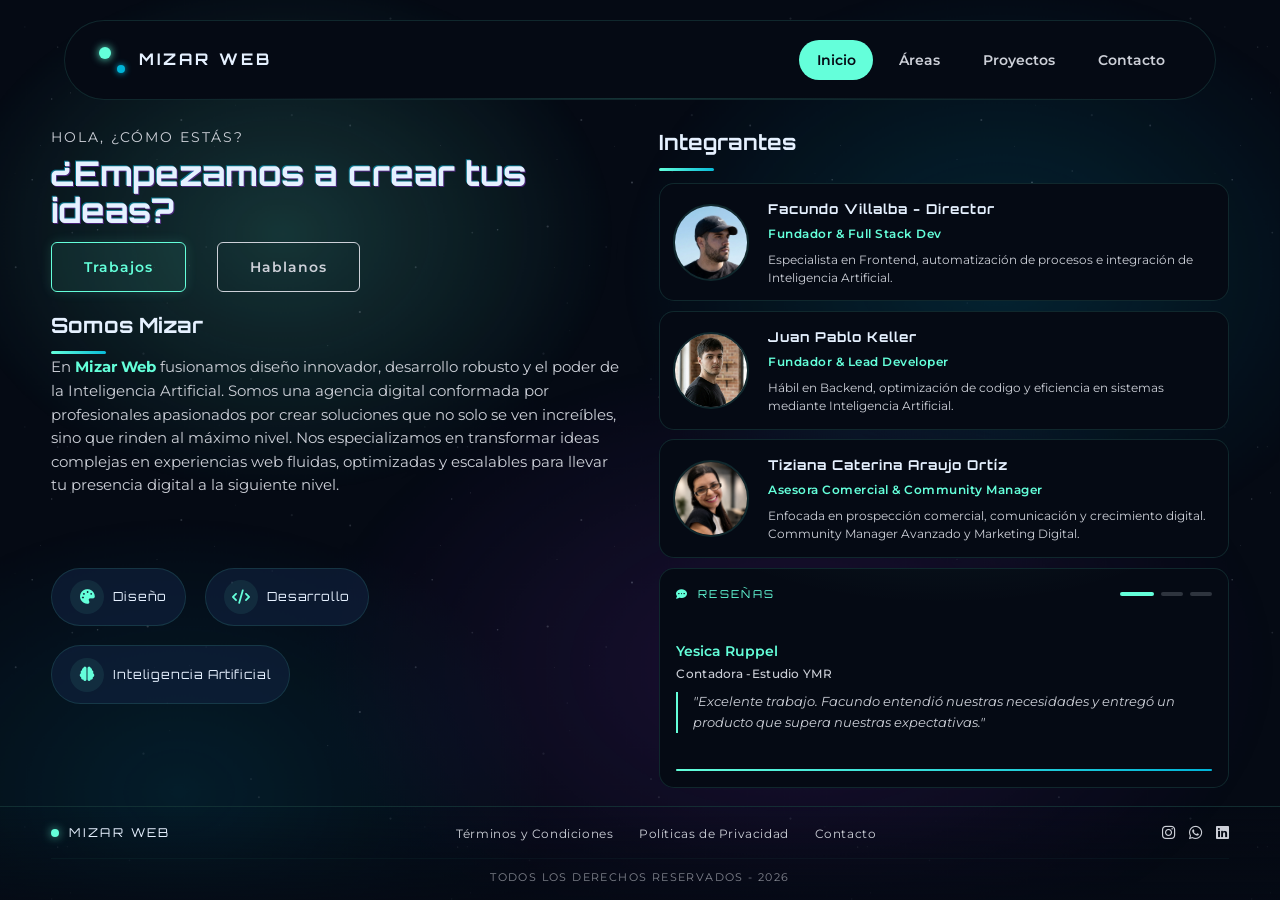
<file: index.html>
<!DOCTYPE html>
<html lang="es">
<head>
    <meta charset="UTF-8">
    <meta property="og:image" content="https://mizarweb.com.ar/images/logo-mizar.png">
    <meta property="og:title" content="Inicio | Mizar Web">
    <meta property="og:description" content="Agencia de desarrollo web, IA y automatización fundada por Facundo Villalba y Juan Pablo Keller.">
    <meta property="og:url" content="https://mizarweb.com.ar/index.html">
    <meta name="viewport" content="width=device-width, initial-scale=1.0, viewport-fit=cover">
    <title>Inicio | Mizar Web</title>
    <meta name="description" content="Agencia de desarrollo web, IA y automatización fundada por Facundo Villalba y Juan Pablo Keller.">
    <meta name="theme-color" content="#050a14">
    <link rel="icon" type="image/svg+xml" href="favicon.svg">
    <link rel="preconnect" href="https://fonts.googleapis.com">
    <link rel="preconnect" href="https://fonts.gstatic.com" crossorigin>
    <link href="https://fonts.googleapis.com/css2?family=Montserrat:wght@300;400;600;700&family=Orbitron:wght@400;700&display=swap" rel="stylesheet">
    <link rel="preload" as="style" href="https://cdnjs.cloudflare.com/ajax/libs/font-awesome/6.4.0/css/all.min.css">
    <link rel="stylesheet" href="https://cdnjs.cloudflare.com/ajax/libs/font-awesome/6.4.0/css/all.min.css">
    <link rel="stylesheet" href="style.css">
</head>
<body class="page-home">
    <div id="preloader"><div class="loader-container"><div class="loader-ring ring-one"></div><div class="loader-ring ring-two"></div><div class="loader-core"></div></div><div class="loader-text-container"><span class="loader-text" data-final="MIZAR WEB">CARGANDO</span><div class="loader-bar"><div class="bar-fill"></div></div></div></div>

    <div id="background-layer" class="bg-gradient-home"></div>

    <a href="#main-content" class="skip-link">Ir al contenido</a>

    <header class="main-header">
        <a href="index.html" class="logo-container">
            <div class="star-wrapper"><div class="binary-star-icon"><div class="star s1"></div><div class="star s2"></div></div></div>
            <span class="logo-text">MIZAR WEB</span>
        </a>
        <nav class="desktop-nav">
            <a href="index.html" class="nav-btn active" data-label="Inicio"><span>Inicio</span></a>
            <a href="servicios.html" class="nav-btn" data-label="Áreas"><span>Áreas</span></a>
            <a href="proyectos.html" class="nav-btn" data-label="Proyectos"><span>Proyectos</span></a>
            <a href="contacto.html" class="nav-btn" data-label="Contacto"><span>Contacto</span></a>
        </nav>
        <button class="menu-toggle" aria-label="Abrir menú" aria-expanded="false"><span class="bar b1"></span><span class="bar b2"></span><span class="bar b3"></span></button>
    </header>

    <div class="mobile-menu-overlay">
        <nav class="mobile-nav">
            <a href="index.html" class="mob-nav-btn" data-label="Inicio"><span>Inicio</span></a>
            <a href="servicios.html" class="mob-nav-btn" data-label="Áreas"><span>Áreas</span></a>
            <a href="proyectos.html" class="mob-nav-btn" data-label="Proyectos"><span>Proyectos</span></a>
            <a href="contacto.html" class="mob-nav-btn" data-label="Contacto"><span>Contacto</span></a>
        </nav>
        <div class="mobile-social-row">
            <a href="https://www.instagram.com/mizarweb/" aria-label="Instagram"><i class="fab fa-instagram"></i></a>
            <a href="https://wa.me/5493751340173" target="_blank" rel="noopener" aria-label="WhatsApp"><i class="fab fa-whatsapp"></i></a>
            <a href="#" aria-label="LinkedIn"><i class="fab fa-linkedin"></i></a>
            <a href="#" aria-label="Facebook"><i class="fab fa-facebook"></i></a>
        </div>
        <div class="mobile-menu-legal">
            <a href="terminos.html">Términos y Condiciones</a>
            <span aria-hidden="true">·</span>
            <a href="privacidad.html">Políticas de Privacidad</a>
        </div>
    </div>

    <main id="main-content">
        <section class="section section-home">
            <div class="content-wrapper">

                <div class="hero-block center-content">

                    <!-- FILA 1 — Texto principal + Integrantes -->
                    <div class="hero-reviews-content">
                        <div class="hero-text-container">
                            <p class="subtitle fade-in">Hola, ¿cómo estás?</p>
                            <h1 class="glitch-title" data-text="¿Empezamos a crear tus ideas?">¿Empezamos a crear tus ideas?</h1>
                            <div class="hero-actions fade-in-delay">
                                <a href="proyectos.html" class="btn-primary glow-effect" data-label="Trabajos"><span>Trabajos</span></a>
                                <a href="contacto.html" class="btn-secondary" data-label="Hablanos"><span>Hablanos</span></a>
                            </div>
                            <div class="about-header-container">
                                <h2 class="section-title title-about-hero">Somos Mizar</h2>
                            </div>
                            <p class="about-description fade-in-delay">
                                En <strong>Mizar Web</strong> fusionamos diseño innovador, desarrollo robusto y el poder de la Inteligencia Artificial. Somos una agencia digital conformada por profesionales apasionados por crear soluciones que no solo se ven increíbles, sino que rinden al máximo nivel. Nos especializamos en transformar ideas complejas en experiencias web fluidas, optimizadas y escalables para llevar tu presencia digital a la siguiente nivel.
                            </p>
                        </div>

                        <div class="founders-container">
                            <div class="about-header-container">
                                <h2 class="section-title title-about-hero">Integrantes</h2>
                            </div>
                            <div class="founder-card glass-panel">
                                <div class="founder-img"><img src="images/facundo-villalba.webp" alt="Facundo Villalba" loading="lazy" width="126" height="126"></div>
                                <div class="founder-info">
                                    <h3>Facundo Villalba - Director</h3>
                                    <span class="role">Fundador &amp; Full Stack Dev</span>
                                    <p>Especialista en Frontend, automatización de procesos e integración de Inteligencia Artificial.</p>
                                </div>
                            </div>
                            <div class="founder-card glass-panel">
                                <div class="founder-img"><img src="images/juanpablo-keller.webp" alt="Juan Pablo Keller" loading="lazy" width="126" height="126"></div>
                                <div class="founder-info">
                                    <h3>Juan Pablo Keller</h3>
                                    <span class="role">Fundador &amp; Lead Developer</span>
                                    <p>Hábil en Backend, optimización de codigo y eficiencia en sistemas mediante Inteligencia Artificial.</p>
                                </div>
                            </div>
                            <div class="founder-card glass-panel">
                                <div class="founder-img"><img src="images\tiziana-araujo.webp" alt="Tiziana Araujo" loading="lazy" width="126" height="126"></div>
                                <div class="founder-info">
                                    <h3>Tiziana Caterina Araujo Ortíz</h3>
                                    <span class="role">Asesora Comercial &amp; Community Manager</span>
                                    <p>Enfocada en prospección comercial, comunicación y crecimiento digital. Community Manager Avanzado y Marketing Digital.</p>
                                </div>
                            </div>
                        </div>
                    </div>

                    <!-- FILA 2 — Somos Mizar + Carrusel de reseñas -->
                    <div class="about-founders-container">
                        <div class="content-about-and-bio">
                            
                            <div class="about-pillars" aria-label="Nuestros pilares">
                                <div class="pillar-item">
                                    <span class="pillar-icon"><i class="fas fa-palette" aria-hidden="true"></i></span>
                                    <span class="pillar-label">Diseño</span>
                                </div>
                                <div class="pillar-item">
                                    <span class="pillar-icon"><i class="fas fa-code" aria-hidden="true"></i></span>
                                    <span class="pillar-label">Desarrollo</span>
                                </div>
                                <div class="pillar-item">
                                    <span class="pillar-icon"><i class="fas fa-brain" aria-hidden="true"></i></span>
                                    <span class="pillar-label">Inteligencia Artificial</span>
                                </div>
                            </div>
                        </div>

                        <div class="content-button">
                            <div class="reviews-rail glass-panel" id="reviewsRail" tabindex="0" role="group" aria-roledescription="carrusel" aria-label="Reseñas de clientes" data-no-swipe>
                                <div class="reviews-rail-head">
                                    <span class="reviews-rail-label"><i class="fas fa-comment-dots" aria-hidden="true"></i> Reseñas</span>
                                    <div class="reviews-dots" id="reviewsDots" role="tablist" aria-label="Seleccionar reseña"></div>
                                </div>

                                <div class="reviews-viewport">
                                    <ul class="reviews-track" id="reviewsTrack">
                                        <li class="review-slide is-current">
                                            
                                            <span class="review-name">Yesica Ruppel <small>Contadora -Estudio YMR</small></span>
                                            <blockquote>"Excelente trabajo. Facundo entendió nuestras necesidades y entregó un producto que supera nuestras expectativas."</blockquote>
                                        </li>
                                        <li class="review-slide">
                                            
                                            <span class="review-name">Yanina Moure <small>Contadora -Contanet Estudio</small></span>
                                            <blockquote>"Profesionales, rápidos y con un diseño impecable. Entendieron nuestra visión desde el primer día."</blockquote>
                                        </li>
                                        <li class="review-slide">
                                            
                                            <span class="review-name">Alejandro Kessler <small>Director - Akconsulting</small></span>
                                            <blockquote>"La colaboración con Mizar Web ha sido clave para el crecimiento de nuestro negocio. Su equipo es excepcional."</blockquote>
                                        </li>
                                    </ul>
                                </div>

                                <div class="reviews-progress" aria-hidden="true"><span id="reviewsProgress"></span></div>
                            </div>
                        </div>
                    </div>

                </div>
            </div>
        </section>
    </main>

    <footer class="site-footer">
        <div class="footer-inner">
            <a href="index.html" class="footer-brand">
                <span class="footer-star" aria-hidden="true"></span>
                <span>MIZAR WEB</span>
            </a>
            <nav class="footer-links" aria-label="Enlaces legales">
                <a href="terminos.html" data-label="Términos y Condiciones"><span>Términos y Condiciones</span></a>
                <a href="privacidad.html" data-label="Políticas de Privacidad"><span>Políticas de Privacidad</span></a>
                <a href="contacto.html" data-label="Contacto"><span>Contacto</span></a>
            </nav>
            <div class="footer-social">
                <a href="https://www.instagram.com/mizarweb/" aria-label="Instagram"><i class="fab fa-instagram"></i></a>
                <a href="https://wa.me/5493751340173" target="_blank" rel="noopener" aria-label="WhatsApp"><i class="fab fa-whatsapp"></i></a>
                <a href="#" aria-label="LinkedIn"><i class="fab fa-linkedin"></i></a>
            </div>
            <p class="footer-legal">Todos los derechos reservados - 2026</p>
        </div>
    </footer>

    <script src="script.js" defer></script>
</body>
</html>
</file>
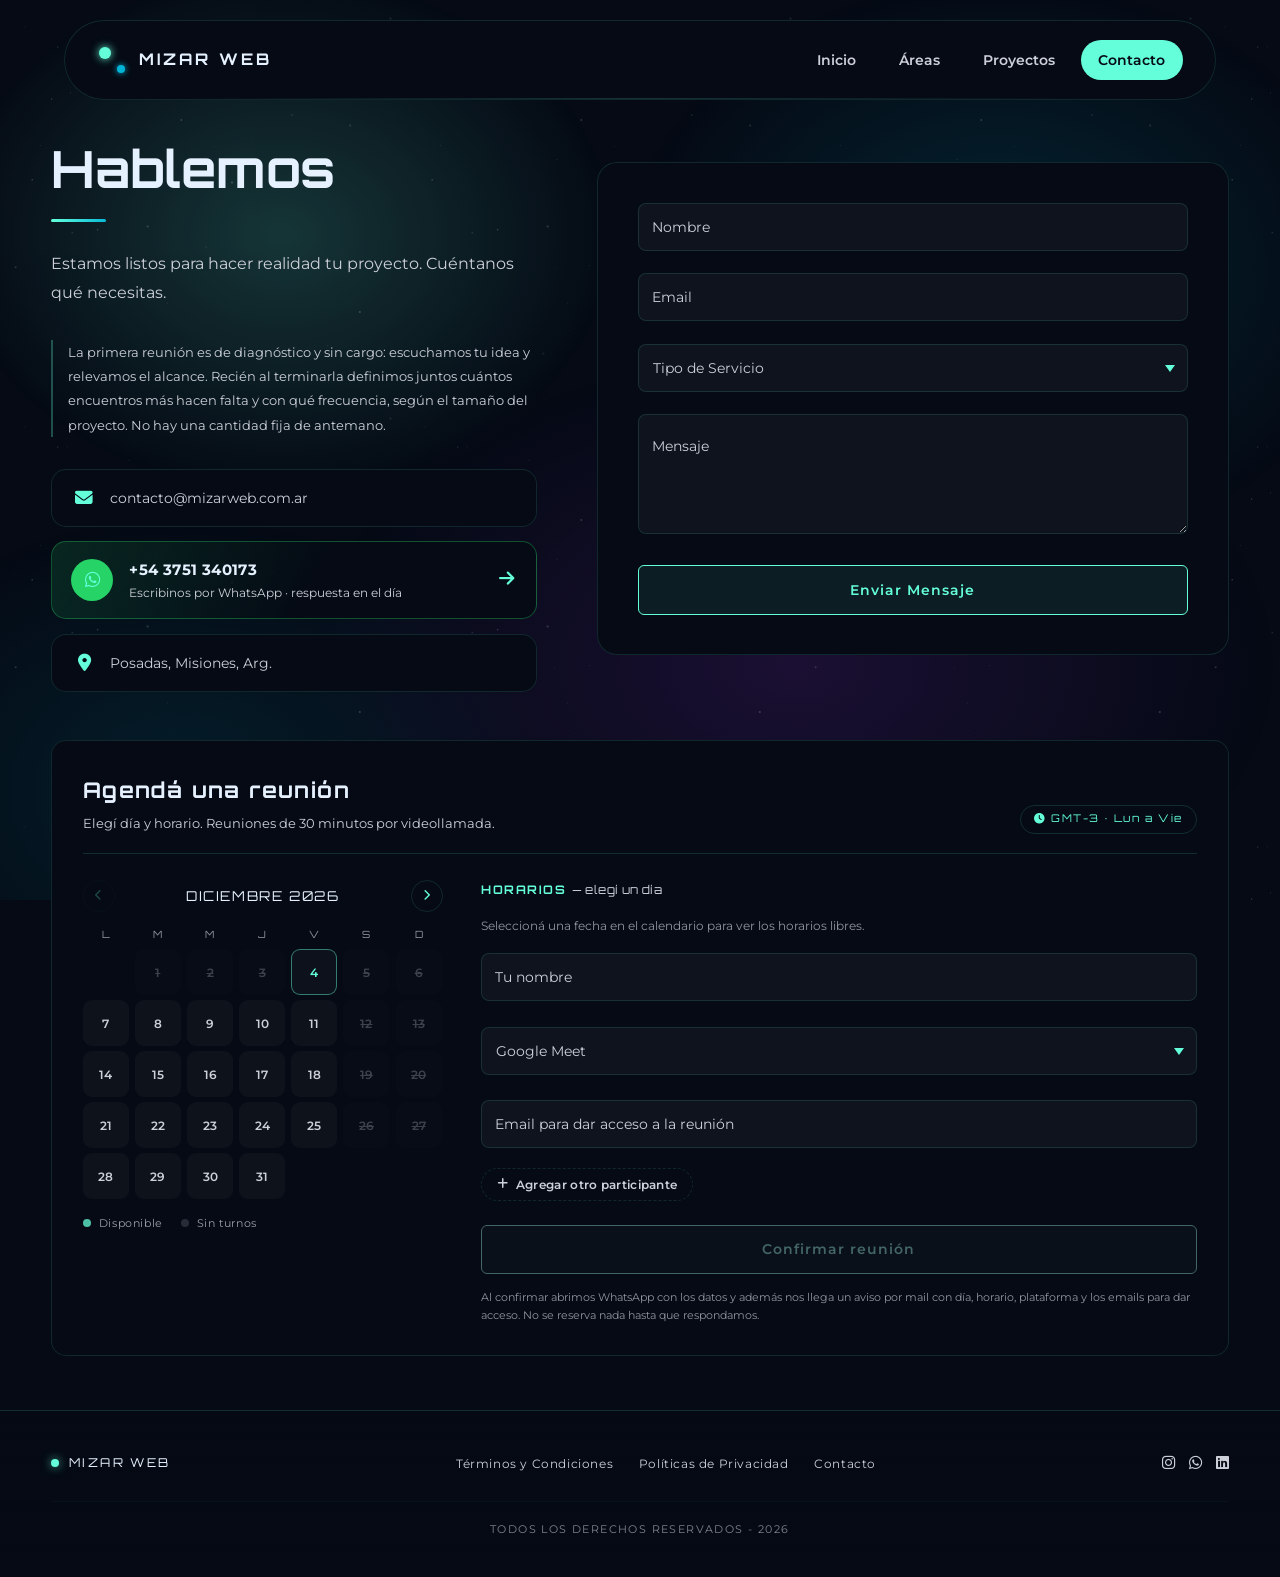
<file: contacto.html>
<!DOCTYPE html>
<html lang="es">
<head>
    <meta charset="UTF-8">
    <meta property="og:image" content="https://mizarweb.com.ar/images/logo-mizar.png">
    <meta property="og:title" content="Contacto | Mizar Web">
    <meta property="og:description" content="Contáctanos para tu próximo proyecto digital.">
    <meta property="og:url" content="https://mizarweb.com.ar/contacto.html"> 
    <meta name="viewport" content="width=device-width, initial-scale=1.0, viewport-fit=cover">
    <title>Contacto | Mizar Web</title>
    <meta name="description" content="Contáctanos para tu próximo proyecto digital.">
    <meta name="theme-color" content="#050a14">
    <link rel="icon" type="image/svg+xml" href="favicon.svg">
    <link rel="preconnect" href="https://fonts.googleapis.com">
    <link rel="preconnect" href="https://fonts.gstatic.com" crossorigin>
    <link href="https://fonts.googleapis.com/css2?family=Montserrat:wght@300;400;600;700&family=Orbitron:wght@400;700&display=swap" rel="stylesheet">
    <link rel="preload" as="style" href="https://cdnjs.cloudflare.com/ajax/libs/font-awesome/6.4.0/css/all.min.css">
    <link rel="stylesheet" href="https://cdnjs.cloudflare.com/ajax/libs/font-awesome/6.4.0/css/all.min.css">
    <link rel="stylesheet" href="style.css">
</head>
<body>
    <div id="preloader"><div class="loader-container"><div class="loader-ring ring-one"></div><div class="loader-ring ring-two"></div><div class="loader-core"></div></div><div class="loader-text-container"><span class="loader-text" data-final="CONTACTO">CARGANDO</span><div class="loader-bar"><div class="bar-fill"></div></div></div></div>

    <div id="background-layer" class="bg-gradient-contact"></div>

    <a href="#main-content" class="skip-link">Ir al contenido</a>

    <header class="main-header">
        <a href="index.html" class="logo-container">
            <div class="star-wrapper"><div class="binary-star-icon"><div class="star s1"></div><div class="star s2"></div></div></div>
            <span class="logo-text">MIZAR WEB</span>
        </a>
        <nav class="desktop-nav">
            <a href="index.html" class="nav-btn" data-label="Inicio"><span>Inicio</span></a>
            <a href="servicios.html" class="nav-btn" data-label="Áreas"><span>Áreas</span></a>
            <a href="proyectos.html" class="nav-btn" data-label="Proyectos"><span>Proyectos</span></a>
            <a href="contacto.html" class="nav-btn active" data-label="Contacto"><span>Contacto</span></a>
        </nav>
        <button class="menu-toggle" aria-label="Abrir menú" aria-expanded="false"><span class="bar b1"></span><span class="bar b2"></span><span class="bar b3"></span></button>
    </header>

    <div class="mobile-menu-overlay">
        <nav class="mobile-nav">
            <a href="index.html" class="mob-nav-btn" data-label="Inicio"><span>Inicio</span></a>
            <a href="servicios.html" class="mob-nav-btn" data-label="Áreas"><span>Áreas</span></a>
            <a href="proyectos.html" class="mob-nav-btn" data-label="Proyectos"><span>Proyectos</span></a>
            <a href="contacto.html" class="mob-nav-btn" data-label="Contacto"><span>Contacto</span></a>
        </nav>
        <div class="mobile-social-row">
            <a href="https://www.instagram.com/mizarweb/" aria-label="Instagram"><i class="fab fa-instagram"></i></a>
            <a href="https://wa.me/5493751340173" target="_blank" rel="noopener" aria-label="WhatsApp"><i class="fab fa-whatsapp"></i></a>
            <a href="#" aria-label="LinkedIn"><i class="fab fa-linkedin"></i></a>
            <a href="#" aria-label="Facebook"><i class="fab fa-facebook"></i></a>
        </div>
        <div class="mobile-menu-legal">
            <a href="terminos.html">Términos y Condiciones</a>
            <span aria-hidden="true">·</span>
            <a href="privacidad.html">Políticas de Privacidad</a>
        </div>
    </div>

    <main id="main-content">
        <section class="section section-contact">
            <div class="content-wrapper">

                <div class="split-layout">
                    <div class="contact-info-col">
                        <h2 class="section-title">Hablemos</h2>
                        <p>Estamos listos para hacer realidad tu proyecto. Cuéntanos qué necesitas.</p>
                        <p class="contact-note">La primera reunión es de diagnóstico y sin cargo: escuchamos tu idea y relevamos el alcance. Recién al terminarla definimos juntos cuántos encuentros más hacen falta y con qué frecuencia, según el tamaño del proyecto. No hay una cantidad fija de antemano.</p>

                        <div class="contact-methods">
                            <div class="method glass-panel">
                                <i class="fas fa-envelope" aria-hidden="true"></i>
                                <span>contacto@mizarweb.com.ar</span>
                            </div>

                            <a class="method method-whatsapp" href="https://wa.me/5493751340173" target="_blank" rel="noopener">
                                <span class="wa-badge" aria-hidden="true"><i class="fab fa-whatsapp"></i></span>
                                <span class="wa-copy">
                                    <b>+54 3751 340173</b>
                                    <small>Escribinos por WhatsApp · respuesta en el día</small>
                                </span>
                                <span class="wa-go" aria-hidden="true"><i class="fas fa-arrow-right"></i></span>
                            </a>

                            <div class="method glass-panel">
                                <i class="fas fa-map-marker-alt" aria-hidden="true"></i>
                                <span>Posadas, Misiones, Arg.</span>
                            </div>
                        </div>
                    </div>

                    <div class="contact-form-col">
                        <form class="glass-form" id="contactForm" action="https://api.web3forms.com/submit" method="POST" novalidate>
                            <!-- Clave pública de Web3Forms: identifica a qué casilla se
                                 entrega el mensaje. No es una contraseña ni da acceso a
                                 nada; el envío del mail ocurre en el servidor de ellos. -->
                            <input type="hidden" name="access_key" value="b5c34b30-042e-452c-89c9-f41a214b2a25">
                            <input type="hidden" name="subject" value="Nuevo mensaje desde mizarweb.com.ar">
                            <input type="hidden" name="from_name" value="Formulario Mizar Web">

                            <!-- Trampa anti-spam: invisible para personas. Si viene
                                 completo, lo cargó un bot y Web3Forms lo descarta. -->
                            <input type="checkbox" name="botcheck" class="hp-field" tabindex="-1" autocomplete="off" aria-hidden="true">

                            <div class="form-group">
                                <input type="text" id="cf-nombre" name="nombre" required placeholder=" ">
                                <label for="cf-nombre">Nombre</label>
                            </div>
                            <div class="form-group">
                                <input type="email" id="cf-email" name="email" required placeholder=" ">
                                <label for="cf-email">Email</label>
                            </div>
                            <div class="form-group">
                                <select id="cf-servicio" name="servicio" aria-label="Tipo de Servicio">
                                    <option value="" disabled selected>Tipo de Servicio</option>
                                    <option value="web">Desarrollo Web</option>
                                    <option value="ia">Inteligencia Artificial</option>
                                    <option value="design">Diseño Gráfico</option>
                                    <option value="other">Otro</option>
                                </select>
                            </div>
                            <div class="form-group">
                                <textarea id="cf-mensaje" name="mensaje" required placeholder=" "></textarea>
                                <label for="cf-mensaje">Mensaje</label>
                            </div>
                            <button type="submit" class="btn-primary full-width" id="cfSubmit" data-label="Enviar Mensaje"><span>Enviar Mensaje</span></button>

                            <p class="form-status" id="cfStatus" role="status" aria-live="polite" hidden></p>
                        </form>
                    </div>
                </div>

                <!-- AGENDA DE REUNIONES -->
                <div class="scheduler glass-panel" id="scheduler">
                    <div class="scheduler-head">
                        <div>
                            <h3 class="scheduler-title">Agendá una reunión</h3>
                            <p class="scheduler-sub">Elegí día y horario. Reuniones de 30 minutos por videollamada.</p>
                        </div>
                        <span class="scheduler-tz"><i class="fas fa-clock" aria-hidden="true"></i> GMT-3 · Lun a Vie</span>
                    </div>

                    <div class="scheduler-body">
                        <div class="cal" id="cal">
                            <div class="cal-head">
                                <button class="cal-nav" type="button" id="calPrev" aria-label="Mes anterior"><i class="fas fa-chevron-left" aria-hidden="true"></i></button>
                                <span class="cal-month" id="calMonth" aria-live="polite">—</span>
                                <button class="cal-nav" type="button" id="calNext" aria-label="Mes siguiente"><i class="fas fa-chevron-right" aria-hidden="true"></i></button>
                            </div>
                            <div class="cal-weekdays" aria-hidden="true">
                                <span>L</span><span>M</span><span>M</span><span>J</span><span>V</span><span>S</span><span>D</span>
                            </div>
                            <div class="cal-grid" id="calGrid" role="grid" aria-label="Días disponibles"></div>
                            <p class="cal-legend"><span class="dot free" aria-hidden="true"></span> Disponible <span class="dot busy" aria-hidden="true"></span> Sin turnos</p>
                        </div>

                        <div class="slots" id="slots">
                            <h4 class="slots-title">Horarios <span id="slotDate" class="slots-date">— elegí un día</span></h4>
                            <div class="slot-list" id="slotList" role="group" aria-label="Horarios disponibles"></div>

                            <div class="sched-details">
                                <div class="form-group">
                                    <input type="text" id="schedNombre" placeholder=" ">
                                    <label for="schedNombre">Tu nombre</label>
                                </div>

                                <div class="form-group">
                                    <select id="schedPlatform" aria-label="Plataforma para la videollamada">
                                        <option value="Google Meet">Google Meet</option>
                                        <option value="Zoom">Zoom</option>
                                        <option value="Microsoft Teams">Microsoft Teams</option>
                                        <option value="A definir">A definir</option>
                                    </select>
                                </div>

                                <div class="sched-emails" id="schedEmails">
                                    <div class="form-group sched-email-group">
                                        <input type="email" class="sched-email-input" id="schedEmail1" placeholder=" ">
                                        <label for="schedEmail1">Email para dar acceso a la reunión</label>
                                    </div>
                                </div>
                                <button type="button" class="sched-add-email" id="schedAddEmail"><i class="fas fa-plus" aria-hidden="true"></i> Agregar otro participante</button>
                            </div>

                            <div class="sched-summary" id="schedSummary" hidden>
                                <i class="fas fa-calendar-check" aria-hidden="true"></i>
                                <span id="schedSummaryText"></span>
                            </div>

                            <button type="button" class="btn-primary full-width sched-confirm is-disabled" id="schedConfirm" aria-disabled="true" data-label="Confirmar reunión"><span>Confirmar reunión</span></button>
                            <p class="form-status" id="schedStatus" role="status" aria-live="polite" hidden></p>
                            <p class="sched-note">Al confirmar abrimos WhatsApp con los datos y además nos llega un aviso por mail con día, horario, plataforma y los emails para dar acceso. No se reserva nada hasta que respondamos.</p>
                        </div>
                    </div>
                </div>

            </div>
        </section>
    </main>

    <footer class="site-footer">
        <div class="footer-inner">
            <a href="index.html" class="footer-brand">
                <span class="footer-star" aria-hidden="true"></span>
                <span>MIZAR WEB</span>
            </a>
            <nav class="footer-links" aria-label="Enlaces legales">
                <a href="terminos.html" data-label="Términos y Condiciones"><span>Términos y Condiciones</span></a>
                <a href="privacidad.html" data-label="Políticas de Privacidad"><span>Políticas de Privacidad</span></a>
                <a href="contacto.html" data-label="Contacto"><span>Contacto</span></a>
            </nav>
            <div class="footer-social">
                <a href="https://www.instagram.com/mizarweb/" aria-label="Instagram"><i class="fab fa-instagram"></i></a>
                <a href="https://wa.me/5493751340173" target="_blank" rel="noopener" aria-label="WhatsApp"><i class="fab fa-whatsapp"></i></a>
                <a href="#" aria-label="LinkedIn"><i class="fab fa-linkedin"></i></a>
            </div>
            <p class="footer-legal">Todos los derechos reservados - 2026</p>
        </div>
    </footer>

    <script src="script.js" defer></script>
</body>
</html>
</file>
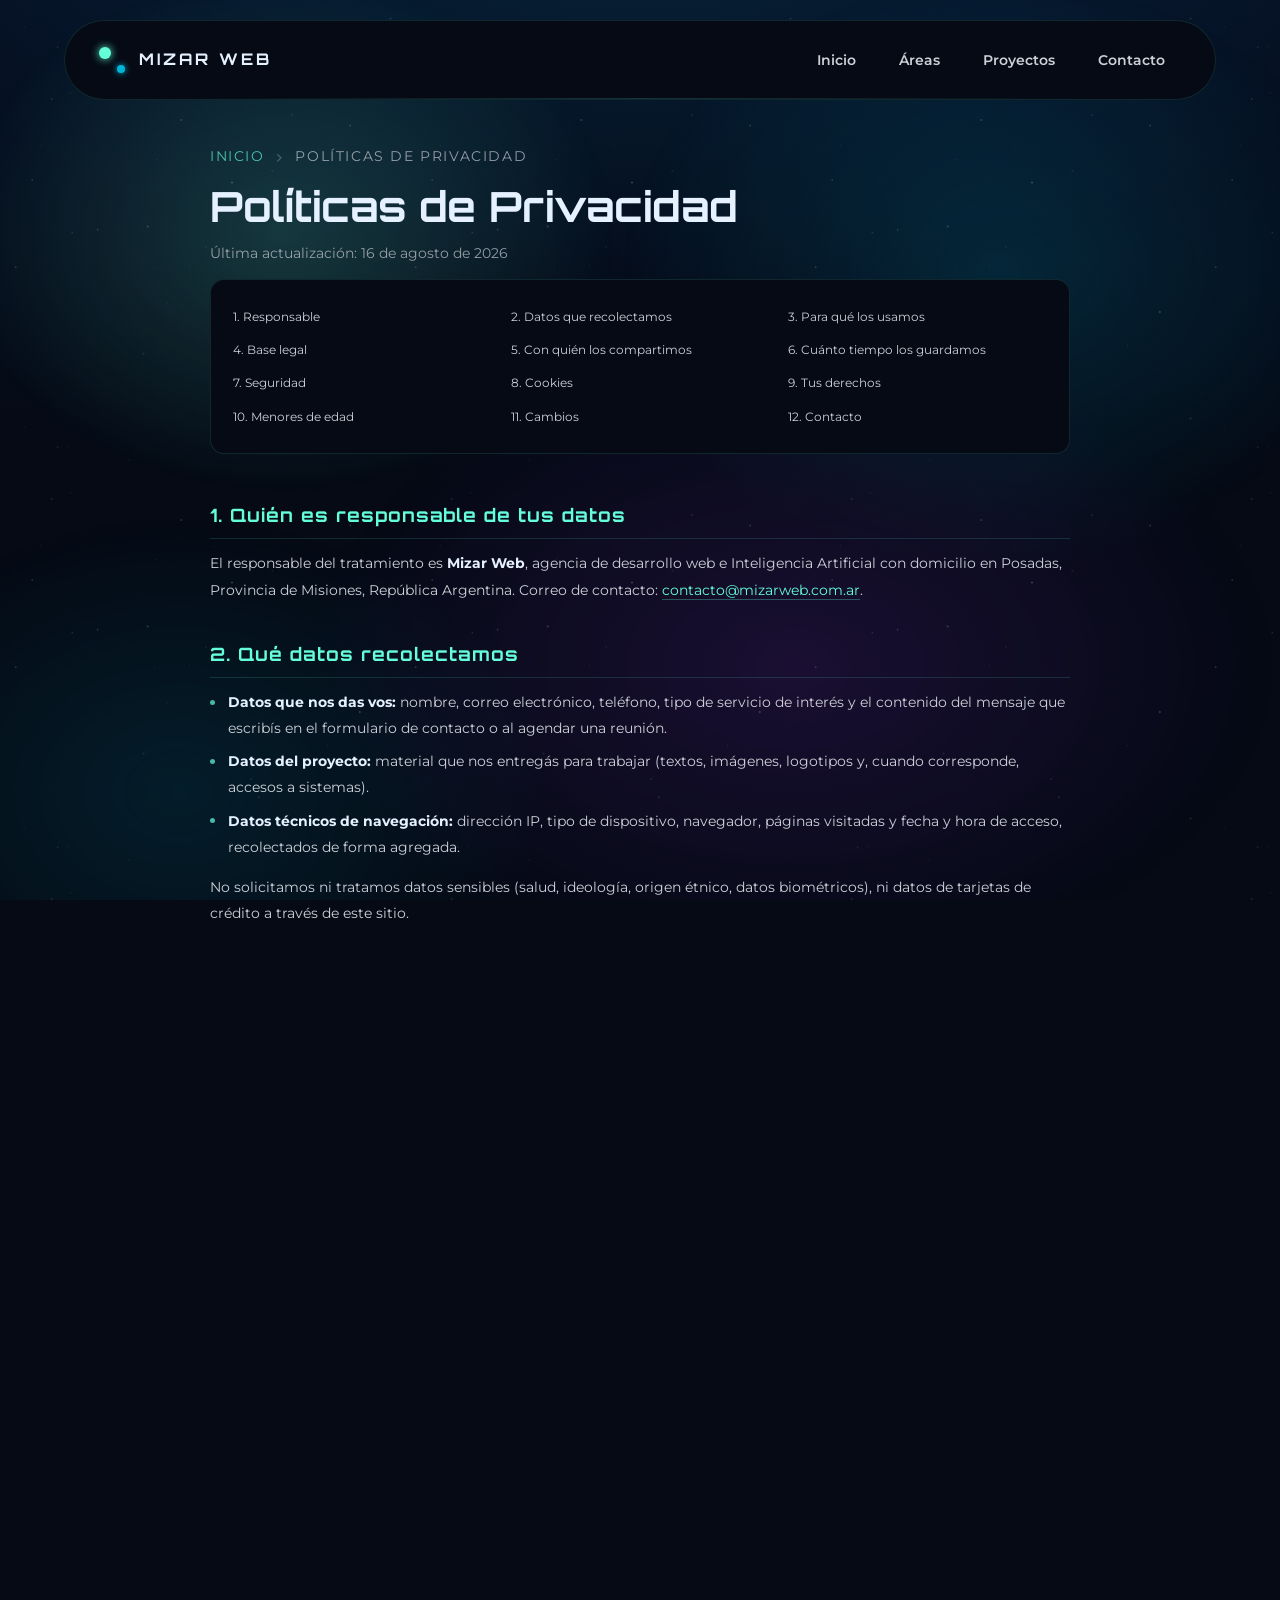
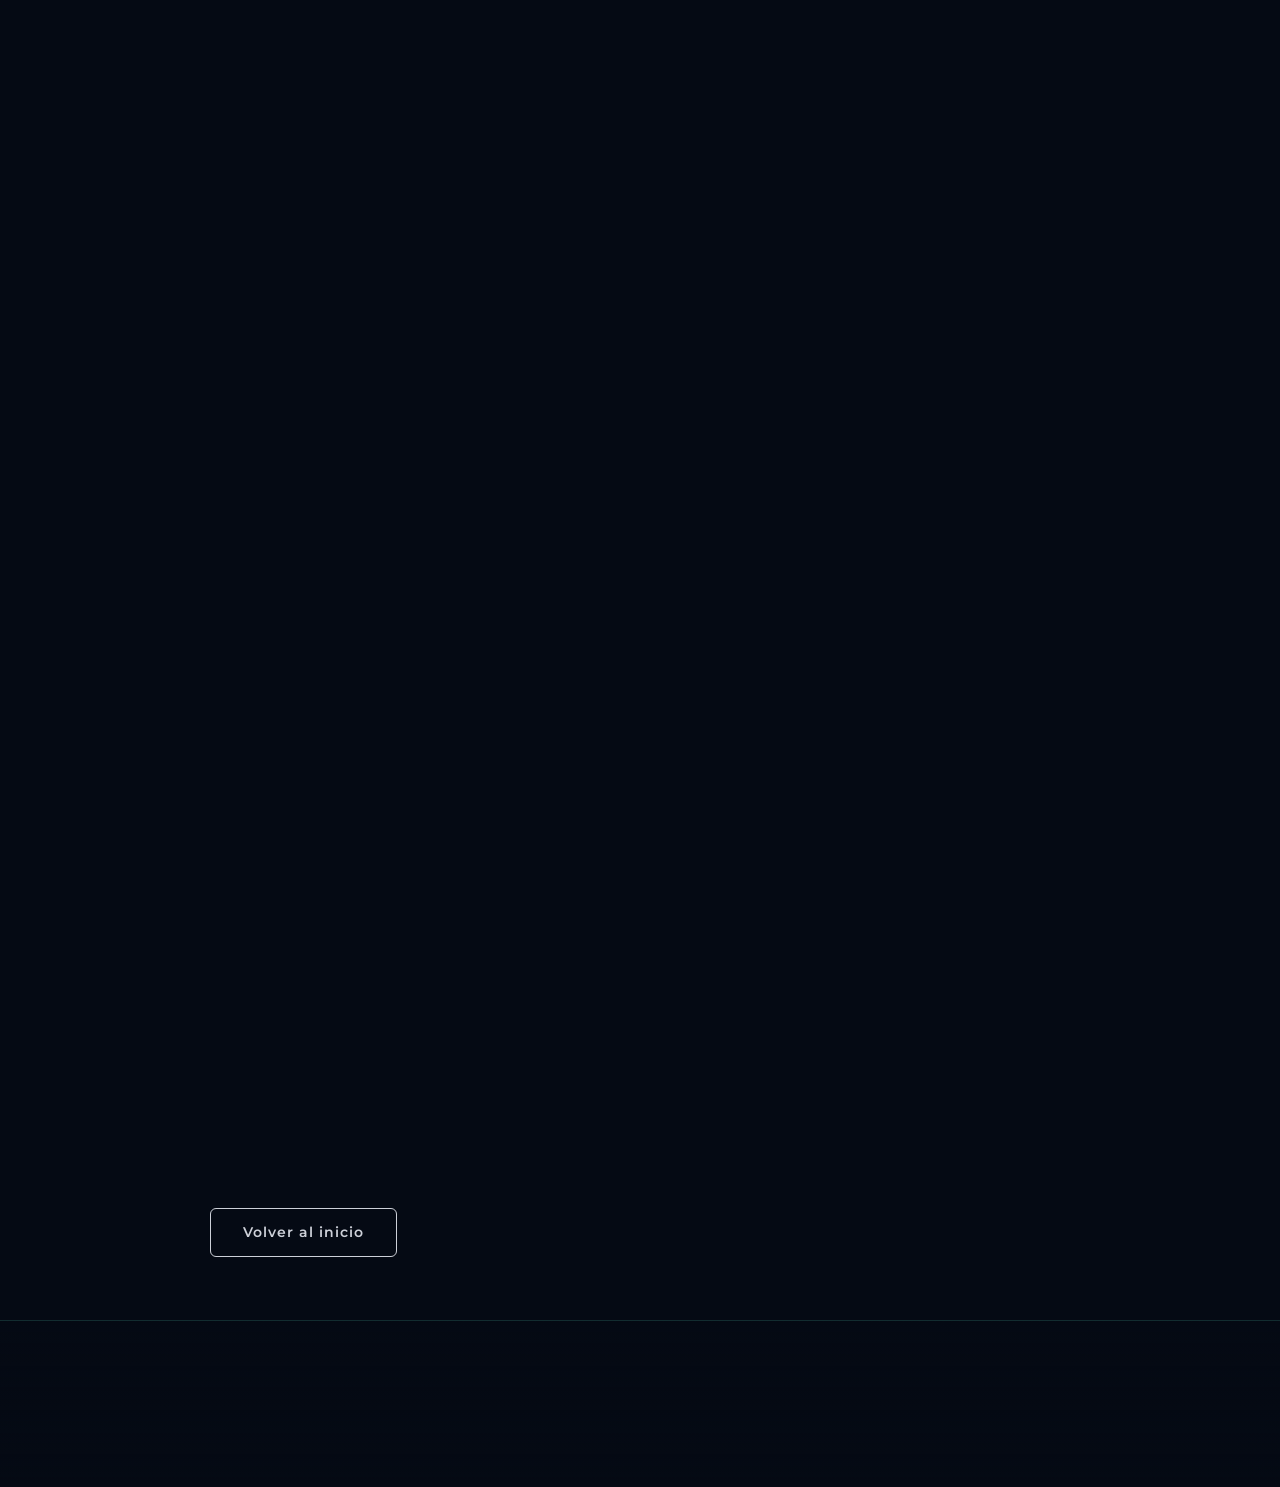
<file: privacidad.html>
<!DOCTYPE html>
<html lang="es">
<head>
    <meta charset="UTF-8">
    <meta name="viewport" content="width=device-width, initial-scale=1.0, viewport-fit=cover">
    <title>Políticas de Privacidad | Mizar Web</title>
    <meta name="description" content="Cómo Mizar Web recolecta, usa y protege los datos personales de quienes visitan el sitio o contratan sus servicios.">
    <meta name="theme-color" content="#050a14">
    <meta name="robots" content="index, follow">
    <link rel="icon" type="image/svg+xml" href="favicon.svg">
    <link rel="preconnect" href="https://fonts.googleapis.com">
    <link rel="preconnect" href="https://fonts.gstatic.com" crossorigin>
    <link href="https://fonts.googleapis.com/css2?family=Montserrat:wght@300;400;600;700&family=Orbitron:wght@400;700&display=swap" rel="stylesheet">
    <link rel="stylesheet" href="https://cdnjs.cloudflare.com/ajax/libs/font-awesome/6.4.0/css/all.min.css">
    <link rel="stylesheet" href="style.css">
</head>
<body class="page-legal" data-plain>

    <div id="background-layer" class="bg-gradient-legal"></div>

    <a href="#main-content" class="skip-link">Ir al contenido</a>

    <header class="main-header">
        <a href="index.html" class="logo-container">
            <div class="star-wrapper"><div class="binary-star-icon"><div class="star s1"></div><div class="star s2"></div></div></div>
            <span class="logo-text">MIZAR WEB</span>
        </a>
        <nav class="desktop-nav">
            <a href="index.html" class="nav-btn" data-label="Inicio"><span>Inicio</span></a>
            <a href="servicios.html" class="nav-btn" data-label="Áreas"><span>Áreas</span></a>
            <a href="proyectos.html" class="nav-btn" data-label="Proyectos"><span>Proyectos</span></a>
            <a href="contacto.html" class="nav-btn" data-label="Contacto"><span>Contacto</span></a>
        </nav>
        <button class="menu-toggle" aria-label="Abrir menú" aria-expanded="false"><span class="bar b1"></span><span class="bar b2"></span><span class="bar b3"></span></button>
    </header>

    <div class="mobile-menu-overlay">
        <nav class="mobile-nav">
            <a href="index.html" class="mob-nav-btn" data-label="Inicio"><span>Inicio</span></a>
            <a href="servicios.html" class="mob-nav-btn" data-label="Áreas"><span>Áreas</span></a>
            <a href="proyectos.html" class="mob-nav-btn" data-label="Proyectos"><span>Proyectos</span></a>
            <a href="contacto.html" class="mob-nav-btn" data-label="Contacto"><span>Contacto</span></a>
        </nav>
        <div class="mobile-social-row">
            <a href="#" aria-label="Instagram"><i class="fab fa-instagram"></i></a>
            <a href="https://wa.me/5493751340173" target="_blank" rel="noopener" aria-label="WhatsApp"><i class="fab fa-whatsapp"></i></a>
            <a href="#" aria-label="LinkedIn"><i class="fab fa-linkedin"></i></a>
            <a href="#" aria-label="Facebook"><i class="fab fa-facebook"></i></a>
        </div>
        <div class="mobile-menu-legal">
            <a href="terminos.html">Términos y Condiciones</a>
            <span aria-hidden="true">·</span>
            <a href="privacidad.html">Políticas de Privacidad</a>
        </div>
    </div>

    <main id="main-content" class="legal-main">
        <article class="legal-wrapper">
            <p class="legal-eyebrow"><a href="index.html">Inicio</a> <i class="fas fa-chevron-right" aria-hidden="true"></i> Políticas de Privacidad</p>
            <h1 class="legal-title">Políticas de Privacidad</h1>
            <p class="legal-updated">Última actualización: 16 de agosto de 2026</p>

            <nav class="legal-toc" aria-label="Índice">
                <a href="#p1">1. Responsable</a>
                <a href="#p2">2. Datos que recolectamos</a>
                <a href="#p3">3. Para qué los usamos</a>
                <a href="#p4">4. Base legal</a>
                <a href="#p5">5. Con quién los compartimos</a>
                <a href="#p6">6. Cuánto tiempo los guardamos</a>
                <a href="#p7">7. Seguridad</a>
                <a href="#p8">8. Cookies</a>
                <a href="#p9">9. Tus derechos</a>
                <a href="#p10">10. Menores de edad</a>
                <a href="#p11">11. Cambios</a>
                <a href="#p12">12. Contacto</a>
            </nav>

            <section id="p1">
                <h2>1. Quién es responsable de tus datos</h2>
                <p>El responsable del tratamiento es <strong>Mizar Web</strong>, agencia de desarrollo web e Inteligencia Artificial con domicilio en Posadas, Provincia de Misiones, República Argentina. Correo de contacto: <a href="mailto:contacto@mizarweb.com.ar">contacto@mizarweb.com.ar</a>.</p>
            </section>

            <section id="p2">
                <h2>2. Qué datos recolectamos</h2>
                <ul>
                    <li><strong>Datos que nos das vos:</strong> nombre, correo electrónico, teléfono, tipo de servicio de interés y el contenido del mensaje que escribís en el formulario de contacto o al agendar una reunión.</li>
                    <li><strong>Datos del proyecto:</strong> material que nos entregás para trabajar (textos, imágenes, logotipos y, cuando corresponde, accesos a sistemas).</li>
                    <li><strong>Datos técnicos de navegación:</strong> dirección IP, tipo de dispositivo, navegador, páginas visitadas y fecha y hora de acceso, recolectados de forma agregada.</li>
                </ul>
                <p>No solicitamos ni tratamos datos sensibles (salud, ideología, origen étnico, datos biométricos), ni datos de tarjetas de crédito a través de este sitio.</p>
            </section>

            <section id="p3">
                <h2>3. Para qué usamos tus datos</h2>
                <ul>
                    <li>Responder consultas y elaborar presupuestos.</li>
                    <li>Coordinar y confirmar reuniones.</li>
                    <li>Ejecutar y dar seguimiento a los proyectos contratados.</li>
                    <li>Cumplir obligaciones legales, contables e impositivas.</li>
                    <li>Mejorar el sitio a partir de estadísticas agregadas de uso.</li>
                </ul>
                <p>No vendemos ni cedemos tus datos con fines publicitarios. No enviamos comunicaciones comerciales sin tu consentimiento previo.</p>
            </section>

            <section id="p4">
                <h2>4. Base legal del tratamiento</h2>
                <p>Tratamos tus datos con tu consentimiento (al completar y enviar un formulario), por la ejecución de un contrato o de gestiones precontractuales solicitadas por vos, y por el cumplimiento de obligaciones legales. El marco aplicable es la <strong>Ley N.º 25.326 de Protección de los Datos Personales</strong> de la República Argentina y su normativa complementaria.</p>
            </section>

            <section id="p5">
                <h2>5. Con quién los compartimos</h2>
                <p>Compartimos datos únicamente con proveedores que nos permiten prestar el servicio, y solo en la medida necesaria: proveedores de hosting y correo, plataformas de mensajería (WhatsApp), servicios de analítica y, cuando el proyecto lo requiere, proveedores de infraestructura o de modelos de Inteligencia Artificial. Algunos de estos proveedores pueden alojar información fuera de Argentina; en esos casos procuramos que ofrezcan niveles de protección adecuados.</p>
                <p>También podemos divulgar información cuando una autoridad competente lo requiera por vía legal.</p>
            </section>

            <section id="p6">
                <h2>6. Cuánto tiempo los conservamos</h2>
                <p>Conservamos los datos de contacto mientras exista una relación comercial o interés vigente y, luego, por el plazo necesario para cumplir obligaciones legales. La documentación contable se conserva por los plazos que fija la legislación aplicable. Pasados esos plazos, los datos se eliminan o se anonimizan.</p>
            </section>

            <section id="p7">
                <h2>7. Seguridad</h2>
                <p>Aplicamos medidas técnicas y organizativas razonables para proteger la información: cifrado en tránsito (HTTPS), control de accesos, credenciales personales y copias de seguridad periódicas. Ningún sistema es completamente infalible; ante un incidente que afecte tus datos te notificaremos y actuaremos según la normativa vigente.</p>
            </section>

            <section id="p8">
                <h2>8. Cookies y tecnologías similares</h2>
                <p>Este sitio utiliza almacenamiento local del navegador únicamente para recordar si ya viste la pantalla de carga durante la sesión. Si en el futuro incorporamos cookies de analítica o de terceros, lo informaremos en esta misma página y solicitaremos tu consentimiento cuando corresponda. Podés bloquear o eliminar cookies desde la configuración de tu navegador; algunas funciones podrían dejar de comportarse como se espera.</p>
            </section>

            <section id="p9">
                <h2>9. Tus derechos</h2>
                <p>Tenés derecho a acceder, rectificar, actualizar y suprimir tus datos personales, así como a oponerte a determinados tratamientos. Para ejercerlos escribinos a <a href="mailto:contacto@mizarweb.com.ar">contacto@mizarweb.com.ar</a>; responderemos dentro de los plazos que fija la ley.</p>
                <p>La <strong>Agencia de Acceso a la Información Pública</strong>, órgano de control de la Ley N.º 25.326, tiene atribuciones para atender denuncias y reclamos vinculados al incumplimiento de las normas sobre protección de datos personales.</p>
            </section>

            <section id="p10">
                <h2>10. Menores de edad</h2>
                <p>Los servicios están dirigidos a personas mayores de 18 años. No recolectamos de manera consciente datos de menores. Si detectamos que recibimos información de un menor sin autorización de sus responsables, la eliminaremos.</p>
            </section>

            <section id="p11">
                <h2>11. Cambios en esta política</h2>
                <p>Podemos actualizar esta política para reflejar cambios en nuestros servicios o en la normativa. La versión vigente es siempre la publicada en esta página, junto con su fecha de última actualización.</p>
            </section>

            <section id="p12">
                <h2>12. Contacto</h2>
                <p>Ante cualquier duda sobre el tratamiento de tus datos escribinos a <a href="mailto:contacto@mizarweb.com.ar">contacto@mizarweb.com.ar</a> o por WhatsApp al <a href="https://wa.me/5493751340173" target="_blank" rel="noopener">+54 3751 340173</a>.</p>
            </section>

            

            <a href="index.html" class="btn-secondary legal-back" data-label="Volver al inicio"><span>Volver al inicio</span></a>
        </article>
    </main>

    <footer class="site-footer">
        <div class="footer-inner">
            <a href="index.html" class="footer-brand">
                <span class="footer-star" aria-hidden="true"></span>
                <span>MIZAR WEB</span>
            </a>
            <nav class="footer-links" aria-label="Enlaces legales">
                <a href="terminos.html" data-label="Términos y Condiciones"><span>Términos y Condiciones</span></a>
                <a href="privacidad.html" data-label="Políticas de Privacidad"><span>Políticas de Privacidad</span></a>
                <a href="contacto.html" data-label="Contacto"><span>Contacto</span></a>
            </nav>
            <div class="footer-social">
                <a href="#" aria-label="Instagram"><i class="fab fa-instagram"></i></a>
                <a href="https://wa.me/5493751340173" target="_blank" rel="noopener" aria-label="WhatsApp"><i class="fab fa-whatsapp"></i></a>
                <a href="#" aria-label="LinkedIn"><i class="fab fa-linkedin"></i></a>
            </div>
            <p class="footer-legal">Todos los derechos reservados - 2026</p>
        </div>
    </footer>

    <script src="script.js" defer></script>
</body>
</html>
</file>
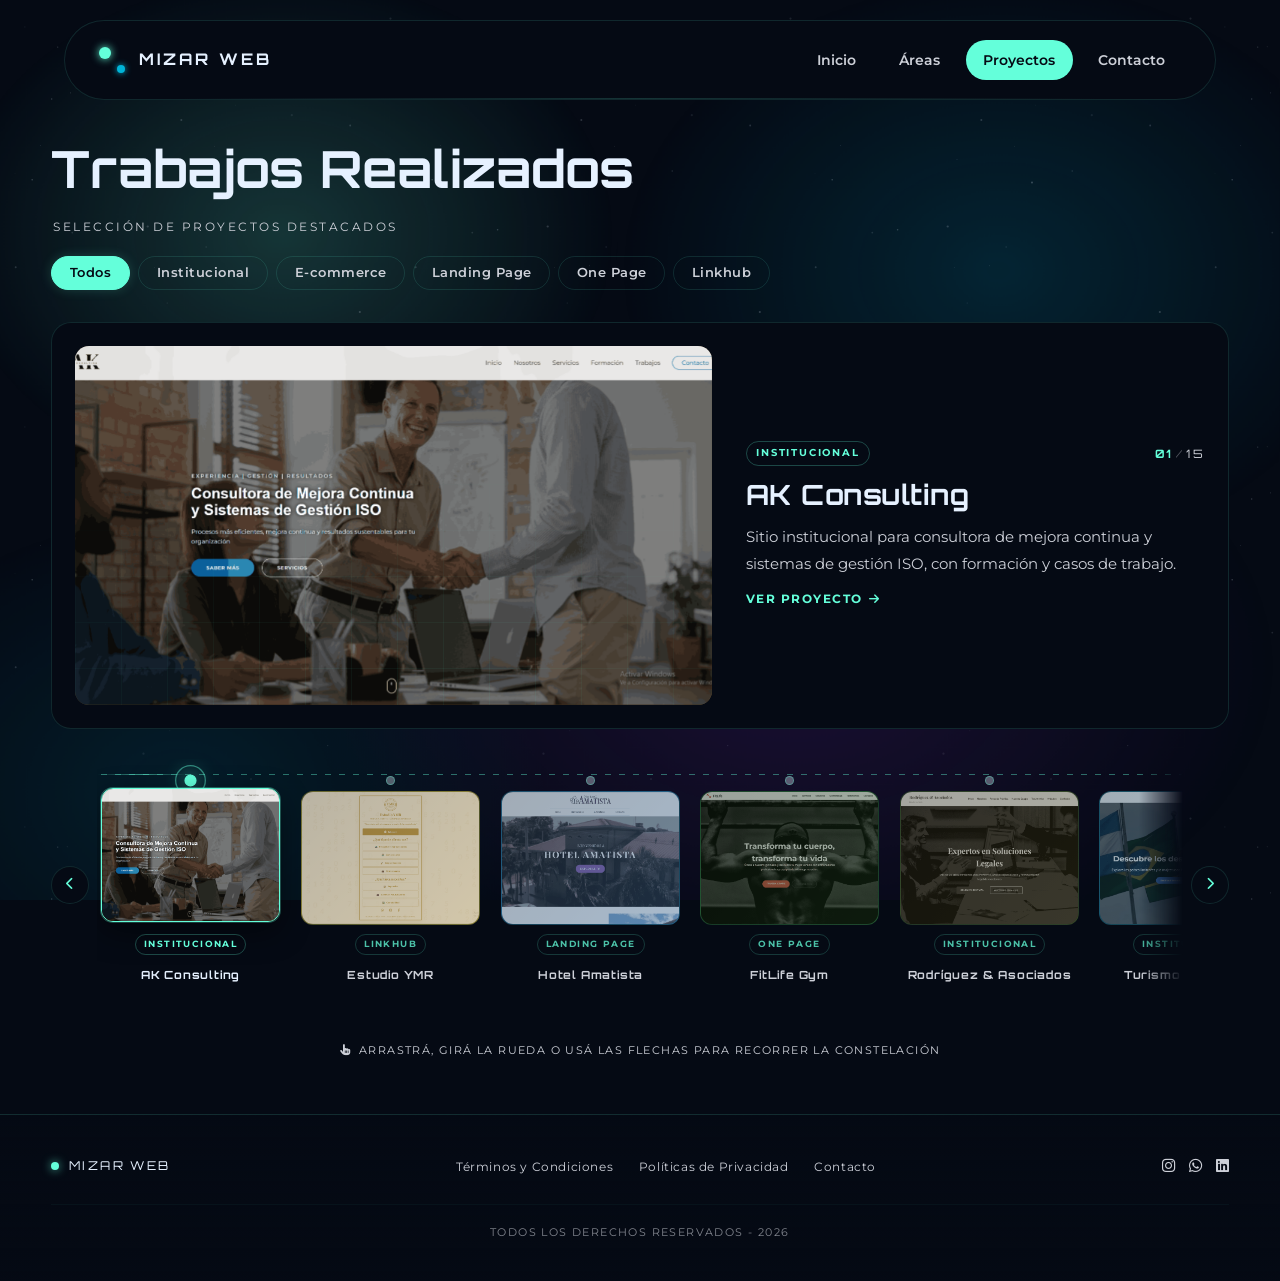
<file: proyectos.html>
<!DOCTYPE html>
<html lang="es">
<head>
    <meta charset="UTF-8">
    <meta name="viewport" content="width=device-width, initial-scale=1.0, viewport-fit=cover">
    <title>Proyectos | Mizar Web</title>
    <meta name="description" content="Nuestros trabajos recientes y casos de éxito.">
    <meta name="theme-color" content="#050a14">
    <link rel="icon" type="image/svg+xml" href="favicon.svg">
    <link rel="preconnect" href="https://fonts.googleapis.com">
    <link rel="preconnect" href="https://fonts.gstatic.com" crossorigin>
    <link href="https://fonts.googleapis.com/css2?family=Montserrat:wght@300;400;600;700&family=Orbitron:wght@400;700&display=swap" rel="stylesheet">
    <link rel="preload" as="style" href="https://cdnjs.cloudflare.com/ajax/libs/font-awesome/6.4.0/css/all.min.css">
    <link rel="stylesheet" href="https://cdnjs.cloudflare.com/ajax/libs/font-awesome/6.4.0/css/all.min.css">
    <link rel="stylesheet" href="style.css">
</head>
<body>
    <div id="preloader"><div class="loader-container"><div class="loader-ring ring-one"></div><div class="loader-ring ring-two"></div><div class="loader-core"></div></div><div class="loader-text-container"><span class="loader-text" data-final="PORTAFOLIO">CARGANDO</span><div class="loader-bar"><div class="bar-fill"></div></div></div></div>

    <div id="background-layer" class="bg-gradient-portfolio"></div>

    <a href="#main-content" class="skip-link">Ir al contenido</a>

    <header class="main-header">
        <a href="index.html" class="logo-container">
            <div class="star-wrapper"><div class="binary-star-icon"><div class="star s1"></div><div class="star s2"></div></div></div>
            <span class="logo-text">MIZAR WEB</span>
        </a>
        <nav class="desktop-nav">
            <a href="index.html" class="nav-btn" data-label="Inicio"><span>Inicio</span></a>
            <a href="servicios.html" class="nav-btn" data-label="Áreas"><span>Áreas</span></a>
            <a href="proyectos.html" class="nav-btn active" data-label="Proyectos"><span>Proyectos</span></a>
            <a href="contacto.html" class="nav-btn" data-label="Contacto"><span>Contacto</span></a>
        </nav>
        <button class="menu-toggle" aria-label="Abrir menú" aria-expanded="false"><span class="bar b1"></span><span class="bar b2"></span><span class="bar b3"></span></button>
    </header>

    <div class="mobile-menu-overlay">
        <nav class="mobile-nav">
            <a href="index.html" class="mob-nav-btn" data-label="Inicio"><span>Inicio</span></a>
            <a href="servicios.html" class="mob-nav-btn" data-label="Áreas"><span>Áreas</span></a>
            <a href="proyectos.html" class="mob-nav-btn" data-label="Proyectos"><span>Proyectos</span></a>
            <a href="contacto.html" class="mob-nav-btn" data-label="Contacto"><span>Contacto</span></a>
        </nav>
        <div class="mobile-social-row">
            <a href="https://www.instagram.com/mizarweb/" aria-label="Instagram"><i class="fab fa-instagram"></i></a>
            <a href="https://wa.me/5493751340173" target="_blank" rel="noopener" aria-label="WhatsApp"><i class="fab fa-whatsapp"></i></a>
            <a href="#" aria-label="LinkedIn"><i class="fab fa-linkedin"></i></a>
            <a href="#" aria-label="Facebook"><i class="fab fa-facebook"></i></a>
        </div>
        <div class="mobile-menu-legal">
            <a href="terminos.html">Términos y Condiciones</a>
            <span aria-hidden="true">·</span>
            <a href="privacidad.html">Políticas de Privacidad</a>
        </div>
    </div>

    <main id="main-content">
        <section class="section section-portfolio">
            <div class="content-wrapper">

                <!-- HEADER -->
                <div class="portfolio-header">
                    <div class="portfolio-title-group">
                        <h2 class="section-title">Trabajos Realizados</h2>
                        <p class="portfolio-subtitle">Selección de proyectos destacados</p>
                    </div>
                    <div class="portfolio-filters" role="group" aria-label="Filtrar proyectos por categoría">
                        <button class="filter-btn active" data-filter="all" data-label="Todos"><span>Todos</span></button>
                        <button class="filter-btn" data-filter="institucional" data-label="Institucional"><span>Institucional</span></button>
                        <button class="filter-btn" data-filter="ecommerce" data-label="E-commerce"><span>E-commerce</span></button>
                        <button class="filter-btn" data-filter="landingpage" data-label="Landing Page"><span>Landing Page</span></button>
                        <button class="filter-btn" data-filter="onepage" data-label="One Page"><span>One Page</span></button>
                        <button class="filter-btn" data-filter="linkhub" data-label="Linkhub"><span>Linkhub</span></button>
                    </div>
                </div>

                <!-- OBSERVATORIO: escenario + constelación -->
                <div class="pj-observatory" id="pjObservatory">

                    <!-- ESCENARIO -->
                    <article class="pj-stage" id="pjStage" aria-live="polite" data-no-swipe>
                        <div class="pj-stage-media">
                            <div class="pj-stage-frame">
                                <img id="pjStageImg" src="images\images-proyects\item-akconsulting.png" alt="AK Consulting">
                            </div>
                            <span class="pj-stage-grid" aria-hidden="true"></span>
                        </div>
                        <div class="pj-stage-body">
                            <div class="pj-stage-meta">
                                <span class="overlay-tag" id="pjStageTag">Institucional</span>
                                <span class="pj-stage-counter"><b id="pjStageIndex">01</b><i aria-hidden="true">/</i><span id="pjStageTotal">16</span></span>
                            </div>
                            <h3 class="pj-stage-title" id="pjStageTitle">AK Consulting</h3>
                            <p class="pj-stage-desc" id="pjStageDesc">Sitio institucional para consultora de mejora continua y sistemas de gestión ISO, con formación y casos de trabajo.</p>
                            <a class="card-cta" id="pjStageCta" href="https://akconsulting.com.ar" target="_blank" rel="noopener noreferrer">Ver proyecto <i class="fas fa-arrow-right" aria-hidden="true"></i></a>
                        </div>
                    </article>

                    <!-- CONSTELACIÓN -->
                    <div class="pj-rail-wrap">
                        <button class="pj-rail-arrow prev" type="button" aria-label="Proyecto anterior"><i class="fas fa-chevron-left" aria-hidden="true"></i></button>

                        <div class="pj-rail-viewport" id="pjRailViewport" data-no-swipe>
                            <span class="pj-rail-line" aria-hidden="true"></span>
                            <ul class="pj-rail" id="pjRail" role="listbox" aria-label="Proyectos" tabindex="0">


                                <li class="pj-node is-active" data-category="institucional" data-url="https://akconsulting.com.ar/" role="option" aria-selected="true" tabindex="-1" style="--card-fallback: linear-gradient(135deg, #3a2f1a 0%, #6b5228 100%);">
                                    <span class="pj-node-star" aria-hidden="true"></span>
                                    <div class="pj-node-thumb"><img src="images/images-proyects/item-akconsulting.png" alt="AK Consulting" loading="lazy"></div>
                                    <div class="pj-node-info">
                                        <span class="pj-node-tag overlay-tag">Institucional</span>
                                        <h4>AK Consulting</h4>
                                        <p class="pj-node-desc">Sitio institucional para consultora de mejora continua y sistemas de gestión ISO, con formación y casos de trabajo.</p>
                                    </div>
                                </li>

                                <li class="pj-node" data-category="linkhub" data-url="https://estudioymr.github.io/EstudioYMR/" role="option" aria-selected="false" tabindex="-1" style="--card-fallback: linear-gradient(135deg, #4a3a10 0%, #8a6b20 100%);">
                                    <span class="pj-node-star" aria-hidden="true"></span>
                                    <div class="pj-node-thumb"><img src="images/images-proyects/item-estudioymr.png" alt="Estudio YMR" loading="lazy"></div>
                                    <div class="pj-node-info">
                                        <span class="pj-node-tag overlay-tag">Linkhub</span>
                                        <h4>Estudio YMR</h4>
                                        <p class="pj-node-desc">Tarjeta de enlaces para contadora pública, con accesos directos por tipo de cliente y tipo de trámite.</p>
                                    </div>
                                </li>

                                <li class="pj-node" data-category="landingpage" data-url="https://amatistahotel.com" role="option" aria-selected="false" tabindex="-1" style="--card-fallback: linear-gradient(135deg, #0a2540 0%, #1a4a7a 100%);">
                                    <span class="pj-node-star" aria-hidden="true"></span>
                                    <div class="pj-node-thumb"><img src="images/images-proyects/item.amatista.png" alt="Hotel Amatista" loading="lazy"></div>
                                    <div class="pj-node-info">
                                        <span class="pj-node-tag overlay-tag">Landing Page</span>
                                        <h4>Hotel Amatista</h4>
                                        <p class="pj-node-desc">Plataforma de reservas con disponibilidad en tiempo real e integración de pagos.</p>
                                    </div>
                                </li>

                                <li class="pj-node" data-category="onepage" data-url="https://facuvillalbaweb.github.io/GimnasioFitlife/" role="option" aria-selected="false" tabindex="-1" style="--card-fallback: linear-gradient(135deg, #0d1f0d 0%, #1a3d1a 100%);">
                                    <span class="pj-node-star" aria-hidden="true"></span>
                                    <div class="pj-node-thumb"><img src="images/images-proyects/item-fitlife.png" alt="FitLife Gym" loading="lazy"></div>
                                    <div class="pj-node-info">
                                        <span class="pj-node-tag overlay-tag">One Page</span>
                                        <h4>FitLife Gym</h4>
                                        <p class="pj-node-desc">One page dark mode para gimnasio con animaciones de alto impacto.</p>
                                    </div>
                                </li>

                                <li class="pj-node" data-category="institucional" data-url="https://facuvillalbaweb.github.io/Rodriguez-Asociados/" role="option" aria-selected="false" tabindex="-1" style="--card-fallback: linear-gradient(135deg, #1a1a0d 0%, #2e2e10 100%);">
                                    <span class="pj-node-star" aria-hidden="true"></span>
                                    <div class="pj-node-thumb"><img src="images/images-proyects/item-abogados.png" alt="Estudio Jurídico" loading="lazy"></div>
                                    <div class="pj-node-info">
                                        <span class="pj-node-tag overlay-tag">Institucional</span>
                                        <h4>Rodríguez &amp; Asociados</h4>
                                        <p class="pj-node-desc">Sitio institucional para estudio jurídico con formulario de consultas integrado.</p>
                                    </div>
                                </li>

                                <li class="pj-node" data-category="institucional" data-url="https://facuvillalbaweb.github.io/turismoarg/" role="option" aria-selected="false" tabindex="-1" style="--card-fallback: linear-gradient(135deg, #0a2a40 0%, #0f4060 100%);">
                                    <span class="pj-node-star" aria-hidden="true"></span>
                                    <div class="pj-node-thumb"><img src="images/images-proyects/item-turismoarg.png" alt="Turismo Arg" loading="lazy"></div>
                                    <div class="pj-node-info">
                                        <span class="pj-node-tag overlay-tag">Institucional</span>
                                        <h4>Turismo Argentina</h4>
                                        <p class="pj-node-desc">Portal de destinos con filtros avanzados y sistema de favoritos.</p>
                                    </div>
                                </li>

                                <li class="pj-node" data-category="landingpage" data-url="https://facuvillalbaweb.github.io/LandingEbookCocina/" role="option" aria-selected="false" tabindex="-1" style="--card-fallback: linear-gradient(135deg, #2a1a00 0%, #4a3000 100%);">
                                    <span class="pj-node-star" aria-hidden="true"></span>
                                    <div class="pj-node-thumb"><img src="images/images-proyects/item-cocina.png" alt="Ebook Cocina" loading="lazy"></div>
                                    <div class="pj-node-info">
                                        <span class="pj-node-tag overlay-tag">Landing Page</span>
                                        <h4>Sabores Expertos</h4>
                                        <p class="pj-node-desc">Diseño de ebook y landing page para marca gastronómica premium.</p>
                                    </div>
                                </li>

                                <li class="pj-node" data-category="linkhub" data-url="https://tucompaniaenusa.github.io/TuCompaniaEnUSA/" role="option" aria-selected="false" tabindex="-1" style="--card-fallback: linear-gradient(135deg, #050a14 0%, #0a1428 100%);">
                                    <span class="pj-node-star" aria-hidden="true"></span>
                                    <div class="pj-node-thumb"><img src="images/images-proyects/item-companiausa.png" alt="Tu Compañía en USA" loading="lazy"></div>
                                    <div class="pj-node-info">
                                        <span class="pj-node-tag overlay-tag">Linkhub</span>
                                        <h4>Tu Compañía en USA</h4>
                                        <p class="pj-node-desc">Plataforma de gestión para emprendedores argentinos con operaciones en EE.UU.</p>
                                    </div>
                                </li>

                                <li class="pj-node" data-category="ecommerce" data-url="https://guarderianauticachascomus.com" role="option" aria-selected="false" tabindex="-1" style="--card-fallback: linear-gradient(135deg, #001a2e 0%, #00304d 100%);">
                                    <span class="pj-node-star" aria-hidden="true"></span>
                                    <div class="pj-node-thumb"><img src="images/images-proyects/item.chascomus.png" alt="Náutica Chascomús" loading="lazy"></div>
                                    <div class="pj-node-info">
                                        <span class="pj-node-tag overlay-tag">E-commerce</span>
                                        <h4>Náutica Chascomús</h4>
                                        <p class="pj-node-desc">Tienda online especializada en equipamiento náutico con catálogo dinámico.</p>
                                    </div>
                                </li>

                                <li class="pj-node" data-category="onepage" data-url="https://facuvillalbaweb.github.io/GimnasioBlackforce/" role="option" aria-selected="false" tabindex="-1" style="--card-fallback: linear-gradient(135deg, #14050a 0%, #2e0a1a 100%);">
                                    <span class="pj-node-star" aria-hidden="true"></span>
                                    <div class="pj-node-thumb"><img src="images/images-proyects/item-blackforce.png" alt="Blackforce Training" loading="lazy"></div>
                                    <div class="pj-node-info">
                                        <span class="pj-node-tag overlay-tag">One Page</span>
                                        <h4>Blackforce Training</h4>
                                        <p class="pj-node-desc">One page de alto contraste para box y entrenamiento funcional de combate.</p>
                                    </div>
                                </li>

                                <li class="pj-node" data-category="linkhub" data-url="https://contanetestudio.github.io/EstudioContanet/" role="option" aria-selected="false" tabindex="-1" style="--card-fallback: linear-gradient(135deg, #4a1a28 0%, #8a3550 100%);">
                                    <span class="pj-node-star" aria-hidden="true"></span>
                                    <div class="pj-node-thumb"><img src="images/images-proyects/item-contanet.png" alt="Estudio Contanet" loading="lazy"></div>
                                    <div class="pj-node-info">
                                        <span class="pj-node-tag overlay-tag">Linkhub</span>
                                        <h4>Estudio Contanet</h4>
                                        <p class="pj-node-desc">Tarjeta de enlaces para estudio contable, con consulta directa por WhatsApp y acceso a cada servicio.</p>
                                    </div>
                                </li>

                                <li class="pj-node" data-category="institucional" data-url="https://facuvillalbaweb.github.io/Caba-aCalamuchita/" role="option" aria-selected="false" tabindex="-1" style="--card-fallback: linear-gradient(135deg, #0a3020 0%, #0f5a38 100%);">
                                    <span class="pj-node-star" aria-hidden="true"></span>
                                    <div class="pj-node-thumb"><img src="images/images-proyects/item-calamuchita.png" alt="Turismo Calamuchita" loading="lazy"></div>
                                    <div class="pj-node-info">
                                        <span class="pj-node-tag overlay-tag">Institucional</span>
                                        <h4>Valle de Calamuchita</h4>
                                        <p class="pj-node-desc">Portal turístico regional con mapa interactivo y guía de alojamientos.</p>
                                    </div>
                                </li>

                                <li class="pj-node" data-category="onepage" data-url="https://misticagym.com" role="option" aria-selected="false" tabindex="-1" style="--card-fallback: linear-gradient(135deg, #1a0a2e 0%, #33104a 100%);">
                                    <span class="pj-node-star" aria-hidden="true"></span>
                                    <div class="pj-node-thumb"><img src="images/images-proyects/item-misticagym.png" alt="Mística Gym" loading="lazy"></div>
                                    <div class="pj-node-info">
                                        <span class="pj-node-tag overlay-tag">One Page</span>
                                        <h4>Mística Gym</h4>
                                        <p class="pj-node-desc">One page con planes de entrenamiento, horarios y turnos online.</p>
                                    </div>
                                </li>

                                <li class="pj-node" data-category="institucional" data-url="https://psicologafernanda.carrd.co/" role="option" aria-selected="false" tabindex="-1" style="--card-fallback: linear-gradient(135deg, #0a1a30 0%, #16305a 100%);">
                                    <span class="pj-node-star" aria-hidden="true"></span>
                                    <div class="pj-node-thumb"><img src="images/images-proyects/item-psicologa.jpg" alt="Consultorio de Psicología" loading="lazy"></div>
                                    <div class="pj-node-info">
                                        <span class="pj-node-tag overlay-tag">Institucional</span>
                                        <h4>Consultorio Psicológico</h4>
                                        <p class="pj-node-desc">Sitio profesional con reserva de turnos online y sección de recursos.</p>
                                    </div>
                                </li>

                                <li class="pj-node" data-category="institucional" data-url="https://facuvillalbaweb.github.io/PsicopedagogaPaula/" role="option" aria-selected="false" tabindex="-1" style="--card-fallback: linear-gradient(135deg, #201030 0%, #3a1a52 100%);">
                                    <span class="pj-node-star" aria-hidden="true"></span>
                                    <div class="pj-node-thumb"><img src="images/images-proyects/item-psicopedagoga.png" alt="Gabinete Psicopedagógico" loading="lazy"></div>
                                    <div class="pj-node-info">
                                        <span class="pj-node-tag overlay-tag">Institucional</span>
                                        <h4>Gabinete Psicopedagógico</h4>
                                        <p class="pj-node-desc">Web institucional con presentación de servicios y formulario de contacto.</p>
                                    </div>
                                </li>

                            </ul>
                        </div>

                        <button class="pj-rail-arrow next" type="button" aria-label="Proyecto siguiente"><i class="fas fa-chevron-right" aria-hidden="true"></i></button>
                    </div>

                    <p class="pj-hint"><i class="fas fa-hand-pointer" aria-hidden="true"></i> Arrastrá, girá la rueda o usá las flechas para recorrer la constelación</p>
                </div>

            </div>
        </section>
    </main>

    <footer class="site-footer">
        <div class="footer-inner">
            <a href="index.html" class="footer-brand">
                <span class="footer-star" aria-hidden="true"></span>
                <span>MIZAR WEB</span>
            </a>
            <nav class="footer-links" aria-label="Enlaces legales">
                <a href="terminos.html" data-label="Términos y Condiciones"><span>Términos y Condiciones</span></a>
                <a href="privacidad.html" data-label="Políticas de Privacidad"><span>Políticas de Privacidad</span></a>
                <a href="contacto.html" data-label="Contacto"><span>Contacto</span></a>
            </nav>
            <div class="footer-social">
                <a href="https://www.instagram.com/mizarweb/" aria-label="Instagram"><i class="fab fa-instagram"></i></a>
                <a href="https://wa.me/5493751340173" target="_blank" rel="noopener" aria-label="WhatsApp"><i class="fab fa-whatsapp"></i></a>
                <a href="#" aria-label="LinkedIn"><i class="fab fa-linkedin"></i></a>
            </div>
            <p class="footer-legal">Todos los derechos reservados - 2026</p>
        </div>
    </footer>

    <script src="script.js" defer></script>
</body>
</html>
</file>
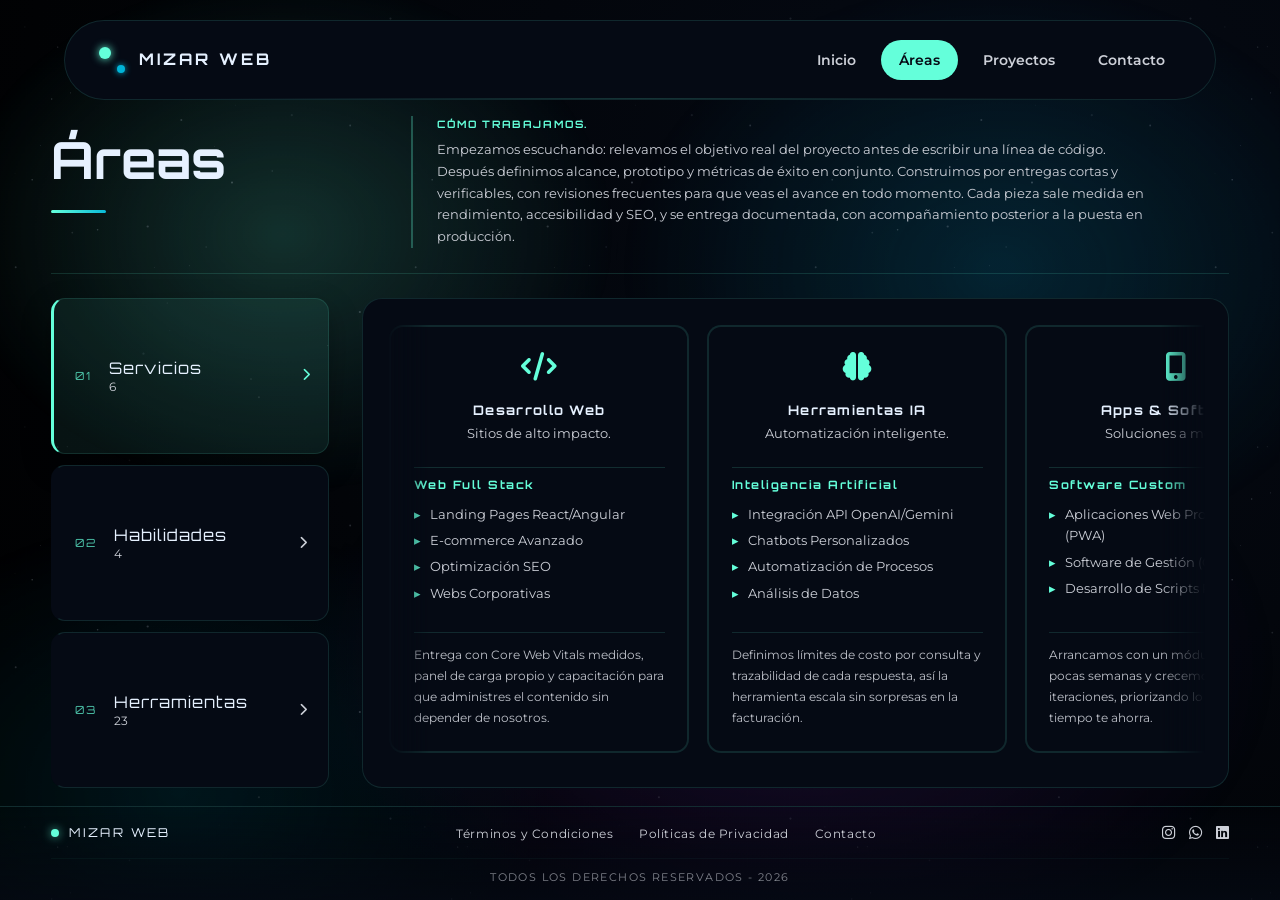
<file: servicios.html>
<!DOCTYPE html>
<html lang="es">
<head>
    <meta charset="UTF-8">
    <meta name="viewport" content="width=device-width, initial-scale=1.0, viewport-fit=cover">
    <title>Áreas | Mizar Web</title>
    <meta name="description" content="Nuestros servicios de desarrollo, IA y diseño, además de las habilidades y herramientas con las que trabajamos.">
    <meta name="theme-color" content="#050a14">
    <link rel="icon" type="image/svg+xml" href="favicon.svg">
    <link rel="preconnect" href="https://fonts.googleapis.com">
    <link rel="preconnect" href="https://fonts.gstatic.com" crossorigin>
    <link href="https://fonts.googleapis.com/css2?family=Montserrat:wght@300;400;600;700&family=Orbitron:wght@400;700&display=swap" rel="stylesheet">
    <link rel="preload" as="style" href="https://cdnjs.cloudflare.com/ajax/libs/font-awesome/6.4.0/css/all.min.css">
    <link rel="stylesheet" href="https://cdnjs.cloudflare.com/ajax/libs/font-awesome/6.4.0/css/all.min.css">
    <link rel="stylesheet" href="style.css">
</head>
<body class="page-areas">
    <div id="preloader"><div class="loader-container"><div class="loader-ring ring-one"></div><div class="loader-ring ring-two"></div><div class="loader-core"></div></div><div class="loader-text-container"><span class="loader-text" data-final="ÁREAS">CARGANDO</span><div class="loader-bar"><div class="bar-fill"></div></div></div></div>

    <div id="background-layer" class="bg-gradient-services"></div>

    <a href="#main-content" class="skip-link">Ir al contenido</a>

    <header class="main-header">
        <a href="index.html" class="logo-container">
            <div class="star-wrapper"><div class="binary-star-icon"><div class="star s1"></div><div class="star s2"></div></div></div>
            <span class="logo-text">MIZAR WEB</span>
        </a>
        <nav class="desktop-nav">
            <a href="index.html" class="nav-btn" data-label="Inicio"><span>Inicio</span></a>
            <a href="servicios.html" class="nav-btn active" data-label="Áreas"><span>Áreas</span></a>
            <a href="proyectos.html" class="nav-btn" data-label="Proyectos"><span>Proyectos</span></a>
            <a href="contacto.html" class="nav-btn" data-label="Contacto"><span>Contacto</span></a>
        </nav>
        <button class="menu-toggle" aria-label="Abrir menú" aria-expanded="false"><span class="bar b1"></span><span class="bar b2"></span><span class="bar b3"></span></button>
    </header>

    <div class="mobile-menu-overlay">
        <nav class="mobile-nav">
            <a href="index.html" class="mob-nav-btn" data-label="Inicio"><span>Inicio</span></a>
            <a href="servicios.html" class="mob-nav-btn" data-label="Áreas"><span>Áreas</span></a>
            <a href="proyectos.html" class="mob-nav-btn" data-label="Proyectos"><span>Proyectos</span></a>
            <a href="contacto.html" class="mob-nav-btn" data-label="Contacto"><span>Contacto</span></a>
        </nav>
        <div class="mobile-social-row">
            <a href="https://www.instagram.com/mizarweb/" aria-label="Instagram"><i class="fab fa-instagram"></i></a>
            <a href="https://wa.me/5493751340173" target="_blank" rel="noopener" aria-label="WhatsApp"><i class="fab fa-whatsapp"></i></a>
            <a href="#" aria-label="LinkedIn"><i class="fab fa-linkedin"></i></a>
            <a href="#" aria-label="Facebook"><i class="fab fa-facebook"></i></a>
        </div>
        <div class="mobile-menu-legal">
            <a href="terminos.html">Términos y Condiciones</a>
            <span aria-hidden="true">·</span>
            <a href="privacidad.html">Políticas de Privacidad</a>
        </div>
    </div>

    <main id="main-content">
        <section class="section section-areas">
            <div class="content-wrapper">

                <!-- CABECERA + FORMA DE TRABAJO -->
                <header class="areas-head">
                    <div class="areas-head-title">
                        <h2 class="section-title">Áreas</h2>
                    </div>
                    <p class="areas-method" id="areasMethod">
                        <strong>Cómo trabajamos.</strong> Empezamos escuchando: relevamos el objetivo real del proyecto antes de escribir una línea de código. Después definimos alcance, prototipo y métricas de éxito en conjunto. Construimos por entregas cortas y verificables, con revisiones frecuentes para que veas el avance en todo momento. Cada pieza sale medida en rendimiento, accesibilidad y SEO, y se entrega documentada, con acompañamiento posterior a la puesta en producción.
                    </p>
                </header>

                <div class="areas-body">
                    <div class="areas-explorer">

                        <!-- SELECTOR DE CATEGORÍAS -->
                        <div class="areas-selector" role="tablist" aria-label="Categorías de áreas">
                            <button type="button" class="areas-cat-btn is-active" data-category="servicios" role="tab" aria-selected="true" aria-controls="areasCarousel">
                                <span class="areas-cat-index" aria-hidden="true">01</span>
                                <span class="areas-cat-info">
                                    <span class="areas-cat-title">Servicios</span>
                                    <span class="areas-cat-count">6</span>
                                </span>
                                <i class="fas fa-chevron-right areas-cat-arrow" aria-hidden="true"></i>
                            </button>
                            <button type="button" class="areas-cat-btn" data-category="habilidades" role="tab" aria-selected="false" aria-controls="areasCarousel">
                                <span class="areas-cat-index" aria-hidden="true">02</span>
                                <span class="areas-cat-info">
                                    <span class="areas-cat-title">Habilidades</span>
                                    <span class="areas-cat-count">4</span>
                                </span>
                                <i class="fas fa-chevron-right areas-cat-arrow" aria-hidden="true"></i>
                            </button>
                            <button type="button" class="areas-cat-btn" data-category="herramientas" role="tab" aria-selected="false" aria-controls="areasCarousel">
                                <span class="areas-cat-index" aria-hidden="true">03</span>
                                <span class="areas-cat-info">
                                    <span class="areas-cat-title">Herramientas</span>
                                    <span class="areas-cat-count">23</span>
                                </span>
                                <i class="fas fa-chevron-right areas-cat-arrow" aria-hidden="true"></i>
                            </button>
                        </div>

                        <!-- CARRUSEL HORIZONTAL -->
                        <div class="areas-carousel-wrap">
                            <div class="areas-carousel pj-rail-viewport" id="areasCarousel" role="tabpanel" aria-live="polite" tabindex="0" data-no-swipe>

                                <!-- 01 · SERVICIOS -->
                                <div class="areas-carousel-track" data-panel="servicios">

                                    <article class="area-card service-card">
                                        <div class="area-card-top">
                                            <i class="fas fa-code service-icon" aria-hidden="true"></i>
                                            <div class="area-card-heading">
                                                <h4>Desarrollo Web</h4>
                                                <p class="card-desc">Sitios de alto impacto.</p>
                                            </div>
                                        </div>
                                        <div class="area-drawer">
                                            <div class="area-drawer-inner">
                                                <h5>Web Full Stack</h5>
                                                <ul>
                                                    <li>Landing Pages React/Angular</li>
                                                    <li>E-commerce Avanzado</li>
                                                    <li>Optimización SEO</li>
                                                    <li>Webs Corporativas</li>
                                                </ul>
                                                <p class="area-note">Entrega con Core Web Vitals medidos, panel de carga propio y capacitación para que administres el contenido sin depender de nosotros.</p>
                                            </div>
                                        </div>
                                    </article>

                                    <article class="area-card service-card">
                                        <div class="area-card-top">
                                            <i class="fas fa-brain service-icon" aria-hidden="true"></i>
                                            <div class="area-card-heading">
                                                <h4>Herramientas IA</h4>
                                                <p class="card-desc">Automatización inteligente.</p>
                                            </div>
                                        </div>
                                        <div class="area-drawer">
                                            <div class="area-drawer-inner">
                                                <h5>Inteligencia Artificial</h5>
                                                <ul>
                                                    <li>Integración API OpenAI/Gemini</li>
                                                    <li>Chatbots Personalizados</li>
                                                    <li>Automatización de Procesos</li>
                                                    <li>Análisis de Datos</li>
                                                </ul>
                                                <p class="area-note">Definimos límites de costo por consulta y trazabilidad de cada respuesta, así la herramienta escala sin sorpresas en la facturación.</p>
                                            </div>
                                        </div>
                                    </article>

                                    <article class="area-card service-card">
                                        <div class="area-card-top">
                                            <i class="fas fa-mobile-alt service-icon" aria-hidden="true"></i>
                                            <div class="area-card-heading">
                                                <h4>Apps &amp; Software</h4>
                                                <p class="card-desc">Soluciones a medida.</p>
                                            </div>
                                        </div>
                                        <div class="area-drawer">
                                            <div class="area-drawer-inner">
                                                <h5>Software Custom</h5>
                                                <ul>
                                                    <li>Aplicaciones Web Progresivas (PWA)</li>
                                                    <li>Software de Gestión (CRM/ERP)</li>
                                                    <li>Desarrollo de Scripts Python</li>
                                                </ul>
                                                <p class="area-note">Arrancamos con un módulo funcional en pocas semanas y crecemos por iteraciones, priorizando lo que más tiempo te ahorra.</p>
                                            </div>
                                        </div>
                                    </article>

                                    <article class="area-card service-card">
                                        <div class="area-card-top">
                                            <i class="fab fa-microsoft service-icon" aria-hidden="true"></i>
                                            <div class="area-card-heading">
                                                <h4>Microsoft Tools</h4>
                                                <p class="card-desc">Gestión y Productividad.</p>
                                            </div>
                                        </div>
                                        <div class="area-drawer">
                                            <div class="area-drawer-inner">
                                                <h5>Suite Microsoft</h5>
                                                <ul>
                                                    <li>Automatización Excel (VBA)</li>
                                                    <li>Dashboards Power BI</li>
                                                    <li>Integraciones Office 365</li>
                                                </ul>
                                                <p class="area-note">Conectamos las planillas que ya usás con tus sistemas, sin migraciones forzadas ni cambios bruscos de rutina para el equipo.</p>
                                            </div>
                                        </div>
                                    </article>

                                    <article class="area-card service-card">
                                        <div class="area-card-top">
                                            <i class="fas fa-share-alt service-icon" aria-hidden="true"></i>
                                            <div class="area-card-heading">
                                                <h4>Social Media</h4>
                                                <p class="card-desc">Crecimiento orgánico.</p>
                                            </div>
                                        </div>
                                        <div class="area-drawer">
                                            <div class="area-drawer-inner">
                                                <h5>Redes Sociales</h5>
                                                <ul>
                                                    <li>Estrategia de Contenidos</li>
                                                    <li>Automatización de Posts</li>
                                                    <li>Gestión de Comunidad</li>
                                                    <li>Meta Ads</li>
                                                </ul>
                                                <p class="area-note">Calendario mensual acordado por adelantado y reporte de alcance, interacción y costo por resultado al cierre de cada ciclo.</p>
                                            </div>
                                        </div>
                                    </article>

                                    <article class="area-card service-card">
                                        <div class="area-card-top">
                                            <i class="fas fa-pen-nib service-icon" aria-hidden="true"></i>
                                            <div class="area-card-heading">
                                                <h4>Diseño Gráfico</h4>
                                                <p class="card-desc">Identidad Visual.</p>
                                            </div>
                                        </div>
                                        <div class="area-drawer">
                                            <div class="area-drawer-inner">
                                                <h5>Diseño &amp; UI/UX</h5>
                                                <ul>
                                                    <li>Branding e Identidad</li>
                                                    <li>Prototipado Figma</li>
                                                    <li>Diseño para Redes</li>
                                                    <li>Edición Multimedia</li>
                                                </ul>
                                                <p class="area-note">Entregamos manual de marca con tipografías, paleta y usos permitidos, más los archivos fuente editables a tu nombre.</p>
                                            </div>
                                        </div>
                                    </article>

                                </div>

                                <!-- 02 · HABILIDADES -->
                                <div class="areas-carousel-track" data-panel="habilidades" hidden>

                                    <article class="area-card skill-item">
                                        <div class="area-card-top">
                                            <i class="fas fa-laptop-code" aria-hidden="true"></i>
                                            <div class="area-card-heading">
                                                <h4>Frontend Avanzado</h4>
                                                <p>Desarrollo de interfaces inmersivas, fluidas y con animaciones complejas.</p>
                                            </div>
                                        </div>
                                        <div class="area-drawer">
                                            <div class="area-drawer-inner">
                                                <p class="area-note">Trabajamos con renderizado por capas y animaciones aceleradas por GPU para sostener 60 fps también en equipos modestos. Cada interfaz se prueba con teclado y lector de pantalla antes de salir.</p>
                                            </div>
                                        </div>
                                    </article>

                                    <article class="area-card skill-item">
                                        <div class="area-card-top">
                                            <i class="fas fa-server" aria-hidden="true"></i>
                                            <div class="area-card-heading">
                                                <h4>Backend &amp; APIs</h4>
                                                <p>Arquitecturas seguras, eficientes y gestión de bases de datos relacionales y NoSQL.</p>
                                            </div>
                                        </div>
                                        <div class="area-drawer">
                                            <div class="area-drawer-inner">
                                                <p class="area-note">Diseñamos el modelo de datos antes que los endpoints, versionamos la API desde el día uno y dejamos monitoreo de errores y copias automáticas configurados.</p>
                                            </div>
                                        </div>
                                    </article>

                                    <article class="area-card skill-item">
                                        <div class="area-card-top">
                                            <i class="fas fa-brain" aria-hidden="true"></i>
                                            <div class="area-card-heading">
                                                <h4>Integración IA</h4>
                                                <p>Automatización de tareas y modelos generativos aplicados a negocios reales.</p>
                                            </div>
                                        </div>
                                        <div class="area-drawer">
                                            <div class="area-drawer-inner">
                                                <p class="area-note">Antes de automatizar medimos cuánto tiempo consume la tarea manual, así el ahorro queda demostrado con números y no con promesas.</p>
                                            </div>
                                        </div>
                                    </article>

                                    <article class="area-card skill-item">
                                        <div class="area-card-top">
                                            <i class="fas fa-paint-brush" aria-hidden="true"></i>
                                            <div class="area-card-heading">
                                                <h4>UI/UX Design</h4>
                                                <p>Diseño centrado en la experiencia del usuario, accesibilidad y alta conversión.</p>
                                            </div>
                                        </div>
                                        <div class="area-drawer">
                                            <div class="area-drawer-inner">
                                                <p class="area-note">Partimos de un sistema de diseño con tokens de color, tipografía y espaciado, de modo que cualquier pantalla nueva mantiene coherencia sin rehacer trabajo.</p>
                                            </div>
                                        </div>
                                    </article>

                                </div>

                                <!-- 03 · HERRAMIENTAS -->
                                <div class="areas-carousel-track" data-panel="herramientas" hidden>

                                    <div class="tools-page">
                                        <article class="area-card tool-item">
                                            <div class="tool-item-body">
                                                <i class="fab fa-react" aria-hidden="true"></i>
                                                <span>React &amp; Next.js</span>
                                            </div>
                                        </article>
                                        <article class="area-card tool-item">
                                            <div class="tool-item-body">
                                                <i class="fab fa-node-js" aria-hidden="true"></i>
                                                <span>Node.js</span>
                                            </div>
                                        </article>
                                        <article class="area-card tool-item">
                                            <div class="tool-item-body">
                                                <i class="fab fa-python" aria-hidden="true"></i>
                                                <span>Python</span>
                                            </div>
                                        </article>
                                        <article class="area-card tool-item">
                                            <div class="tool-item-body">
                                                <i class="fab fa-figma" aria-hidden="true"></i>
                                                <span>Figma</span>
                                            </div>
                                        </article>
                                    </div>

                                    <div class="tools-page">
                                        <article class="area-card tool-item">
                                            <div class="tool-item-body">
                                                <i class="fab fa-aws" aria-hidden="true"></i>
                                                <span>Cloud Solutions</span>
                                            </div>
                                        </article>
                                        <article class="area-card tool-item">
                                            <div class="tool-item-body">
                                                <i class="fab fa-git-alt" aria-hidden="true"></i>
                                                <span>Git &amp; Versiones</span>
                                            </div>
                                        </article>
                                        <article class="area-card tool-item">
                                            <div class="tool-item-body">
                                                <i class="fab fa-wordpress" aria-hidden="true"></i>
                                                <span>WordPress</span>
                                            </div>
                                        </article>
                                        <article class="area-card tool-item">
                                            <div class="tool-item-body">
                                                <i class="fab fa-github" aria-hidden="true"></i>
                                                <span>GitHub</span>
                                            </div>
                                        </article>
                                    </div>

                                    <div class="tools-page">
                                        <article class="area-card tool-item">
                                            <div class="tool-item-body">
                                                <i class="fab fa-html5" aria-hidden="true"></i>
                                                <span>HTML5</span>
                                            </div>
                                        </article>
                                        <article class="area-card tool-item">
                                            <div class="tool-item-body">
                                                <i class="fab fa-css3-alt" aria-hidden="true"></i>
                                                <span>CSS3</span>
                                            </div>
                                        </article>
                                        <article class="area-card tool-item">
                                            <div class="tool-item-body">
                                                <i class="fab fa-js" aria-hidden="true"></i>
                                                <span>JavaScript</span>
                                            </div>
                                        </article>
                                        <article class="area-card tool-item">
                                            <div class="tool-item-body">
                                                <i class="fas fa-code" aria-hidden="true"></i>
                                                <span>C++</span>
                                            </div>
                                        </article>
                                    </div>

                                    <div class="tools-page">
                                        <article class="area-card tool-item">
                                            <div class="tool-item-body">
                                                <i class="fas fa-robot" aria-hidden="true"></i>
                                                <span>Claude</span>
                                            </div>
                                        </article>
                                        <article class="area-card tool-item">
                                            <div class="tool-item-body">
                                                <i class="fas fa-file-excel" aria-hidden="true"></i>
                                                <span>Excel</span>
                                            </div>
                                        </article>
                                        <article class="area-card tool-item">
                                            <div class="tool-item-body">
                                                <i class="fas fa-file-word" aria-hidden="true"></i>
                                                <span>Word</span>
                                            </div>
                                        </article>
                                        <article class="area-card tool-item">
                                            <div class="tool-item-body">
                                                <i class="fas fa-palette" aria-hidden="true"></i>
                                                <span>Canva</span>
                                            </div>
                                        </article>
                                    </div>

                                    <div class="tools-page">
                                        <article class="area-card tool-item">
                                            <div class="tool-item-body">
                                                <i class="fab fa-php" aria-hidden="true"></i>
                                                <span>PHP</span>
                                            </div>
                                        </article>
                                        <article class="area-card tool-item">
                                            <div class="tool-item-body">
                                                <i class="fas fa-database" aria-hidden="true"></i>
                                                <span>SQL</span>
                                            </div>
                                        </article>
                                        <article class="area-card tool-item">
                                            <div class="tool-item-body">
                                                <i class="fas fa-note-sticky" aria-hidden="true"></i>
                                                <span>Notion</span>
                                            </div>
                                        </article>
                                        <article class="area-card tool-item">
                                            <div class="tool-item-body">
                                                <i class="fab fa-google" aria-hidden="true"></i>
                                                <span>Google Workspace</span>
                                            </div>
                                        </article>
                                    </div>

                                    <div class="tools-page">
                                        <article class="area-card tool-item">
                                            <div class="tool-item-body">
                                                <i class="fas fa-briefcase" aria-hidden="true"></i>
                                                <span>Zoho</span>
                                            </div>
                                        </article>
                                        <article class="area-card tool-item">
                                            <div class="tool-item-body">
                                                <i class="fas fa-cloud" aria-hidden="true"></i>
                                                <span>Cloudflare</span>
                                            </div>
                                        </article>
                                        <article class="area-card tool-item">
                                            <div class="tool-item-body">
                                                <i class="fab fa-elementor" aria-hidden="true"></i>
                                                <span>Elementor</span>
                                            </div>
                                        </article>
                                    </div>

                                </div>

                            </div>
                        </div>

                    </div>
                </div>

            </div>
        </section>
    </main>

    <footer class="site-footer">
        <div class="footer-inner">
            <a href="index.html" class="footer-brand">
                <span class="footer-star" aria-hidden="true"></span>
                <span>MIZAR WEB</span>
            </a>
            <nav class="footer-links" aria-label="Enlaces legales">
                <a href="terminos.html" data-label="Términos y Condiciones"><span>Términos y Condiciones</span></a>
                <a href="privacidad.html" data-label="Políticas de Privacidad"><span>Políticas de Privacidad</span></a>
                <a href="contacto.html" data-label="Contacto"><span>Contacto</span></a>
            </nav>
            <div class="footer-social">
                <a href="https://www.instagram.com/mizarweb/" aria-label="Instagram"><i class="fab fa-instagram"></i></a>
                <a href="https://wa.me/5493751340173" target="_blank" rel="noopener" aria-label="WhatsApp"><i class="fab fa-whatsapp"></i></a>
                <a href="#" aria-label="LinkedIn"><i class="fab fa-linkedin"></i></a>
            </div>
            <p class="footer-legal">Todos los derechos reservados - 2026</p>
        </div>
    </footer>

    <script src="script.js" defer></script>
</body>
</html>
</file>
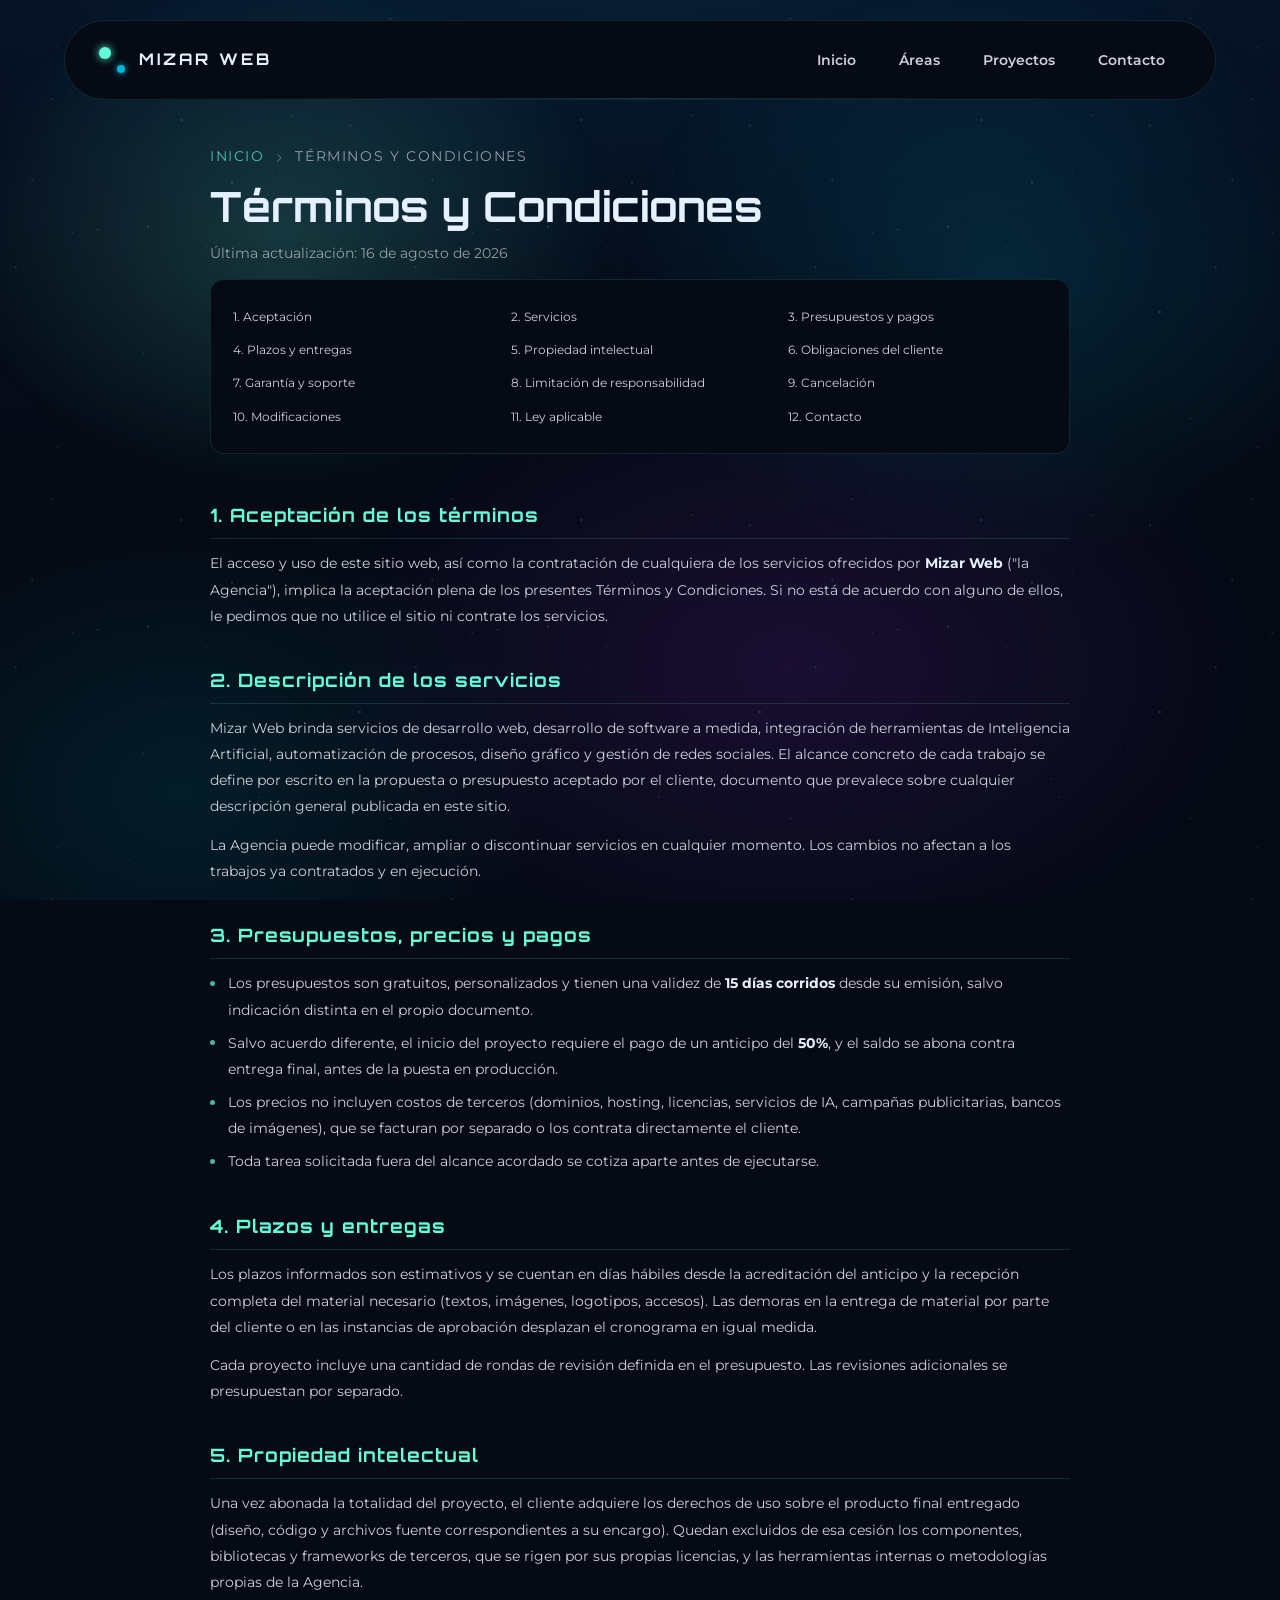
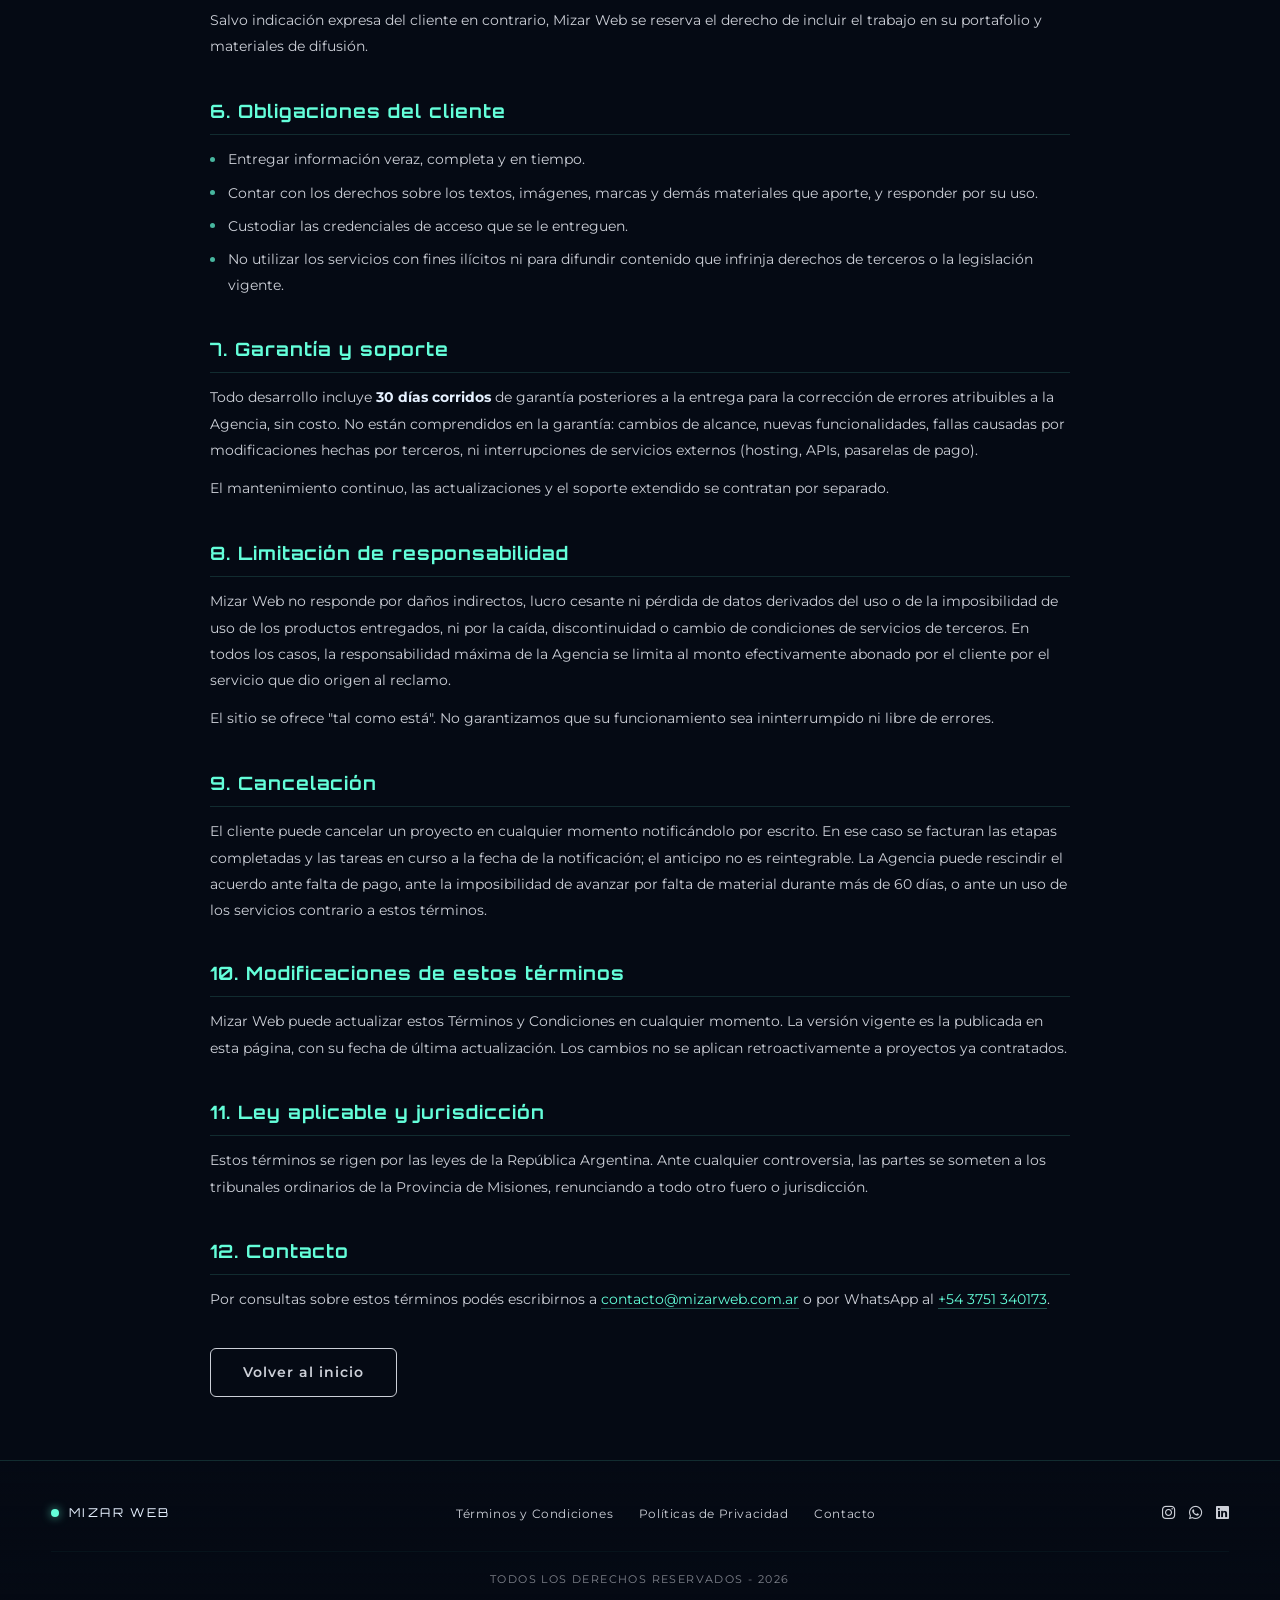
<file: terminos.html>
<!DOCTYPE html>
<html lang="es">
<head>
    <meta charset="UTF-8">
    <meta name="viewport" content="width=device-width, initial-scale=1.0, viewport-fit=cover">
    <title>Términos y Condiciones | Mizar Web</title>
    <meta name="description" content="Términos y condiciones de uso del sitio y los servicios de Mizar Web.">
    <meta name="theme-color" content="#050a14">
    <meta name="robots" content="index, follow">
    <link rel="icon" type="image/svg+xml" href="favicon.svg">
    <link rel="preconnect" href="https://fonts.googleapis.com">
    <link rel="preconnect" href="https://fonts.gstatic.com" crossorigin>
    <link href="https://fonts.googleapis.com/css2?family=Montserrat:wght@300;400;600;700&family=Orbitron:wght@400;700&display=swap" rel="stylesheet">
    <link rel="stylesheet" href="https://cdnjs.cloudflare.com/ajax/libs/font-awesome/6.4.0/css/all.min.css">
    <link rel="stylesheet" href="style.css">
</head>
<body class="page-legal" data-plain>

    <div id="background-layer" class="bg-gradient-legal"></div>

    <a href="#main-content" class="skip-link">Ir al contenido</a>

    <header class="main-header">
        <a href="index.html" class="logo-container">
            <div class="star-wrapper"><div class="binary-star-icon"><div class="star s1"></div><div class="star s2"></div></div></div>
            <span class="logo-text">MIZAR WEB</span>
        </a>
        <nav class="desktop-nav">
            <a href="index.html" class="nav-btn" data-label="Inicio"><span>Inicio</span></a>
            <a href="servicios.html" class="nav-btn" data-label="Áreas"><span>Áreas</span></a>
            <a href="proyectos.html" class="nav-btn" data-label="Proyectos"><span>Proyectos</span></a>
            <a href="contacto.html" class="nav-btn" data-label="Contacto"><span>Contacto</span></a>
        </nav>
        <button class="menu-toggle" aria-label="Abrir menú" aria-expanded="false"><span class="bar b1"></span><span class="bar b2"></span><span class="bar b3"></span></button>
    </header>

    <div class="mobile-menu-overlay">
        <nav class="mobile-nav">
            <a href="index.html" class="mob-nav-btn" data-label="Inicio"><span>Inicio</span></a>
            <a href="servicios.html" class="mob-nav-btn" data-label="Áreas"><span>Áreas</span></a>
            <a href="proyectos.html" class="mob-nav-btn" data-label="Proyectos"><span>Proyectos</span></a>
            <a href="contacto.html" class="mob-nav-btn" data-label="Contacto"><span>Contacto</span></a>
        </nav>
        <div class="mobile-social-row">
            <a href="#" aria-label="Instagram"><i class="fab fa-instagram"></i></a>
            <a href="https://wa.me/5493751340173" target="_blank" rel="noopener" aria-label="WhatsApp"><i class="fab fa-whatsapp"></i></a>
            <a href="#" aria-label="LinkedIn"><i class="fab fa-linkedin"></i></a>
            <a href="#" aria-label="Facebook"><i class="fab fa-facebook"></i></a>
        </div>
        <div class="mobile-menu-legal">
            <a href="terminos.html">Términos y Condiciones</a>
            <span aria-hidden="true">·</span>
            <a href="privacidad.html">Políticas de Privacidad</a>
        </div>
    </div>

    <main id="main-content" class="legal-main">
        <article class="legal-wrapper">
            <p class="legal-eyebrow"><a href="index.html">Inicio</a> <i class="fas fa-chevron-right" aria-hidden="true"></i> Términos y Condiciones</p>
            <h1 class="legal-title">Términos y Condiciones</h1>
            <p class="legal-updated">Última actualización: 16 de agosto de 2026</p>

            <nav class="legal-toc" aria-label="Índice">
                <a href="#t1">1. Aceptación</a>
                <a href="#t2">2. Servicios</a>
                <a href="#t3">3. Presupuestos y pagos</a>
                <a href="#t4">4. Plazos y entregas</a>
                <a href="#t5">5. Propiedad intelectual</a>
                <a href="#t6">6. Obligaciones del cliente</a>
                <a href="#t7">7. Garantía y soporte</a>
                <a href="#t8">8. Limitación de responsabilidad</a>
                <a href="#t9">9. Cancelación</a>
                <a href="#t10">10. Modificaciones</a>
                <a href="#t11">11. Ley aplicable</a>
                <a href="#t12">12. Contacto</a>
            </nav>

            <section id="t1">
                <h2>1. Aceptación de los términos</h2>
                <p>El acceso y uso de este sitio web, así como la contratación de cualquiera de los servicios ofrecidos por <strong>Mizar Web</strong> ("la Agencia"), implica la aceptación plena de los presentes Términos y Condiciones. Si no está de acuerdo con alguno de ellos, le pedimos que no utilice el sitio ni contrate los servicios.</p>
            </section>

            <section id="t2">
                <h2>2. Descripción de los servicios</h2>
                <p>Mizar Web brinda servicios de desarrollo web, desarrollo de software a medida, integración de herramientas de Inteligencia Artificial, automatización de procesos, diseño gráfico y gestión de redes sociales. El alcance concreto de cada trabajo se define por escrito en la propuesta o presupuesto aceptado por el cliente, documento que prevalece sobre cualquier descripción general publicada en este sitio.</p>
                <p>La Agencia puede modificar, ampliar o discontinuar servicios en cualquier momento. Los cambios no afectan a los trabajos ya contratados y en ejecución.</p>
            </section>

            <section id="t3">
                <h2>3. Presupuestos, precios y pagos</h2>
                <ul>
                    <li>Los presupuestos son gratuitos, personalizados y tienen una validez de <strong>15 días corridos</strong> desde su emisión, salvo indicación distinta en el propio documento.</li>
                    <li>Salvo acuerdo diferente, el inicio del proyecto requiere el pago de un anticipo del <strong>50%</strong>, y el saldo se abona contra entrega final, antes de la puesta en producción.</li>
                    <li>Los precios no incluyen costos de terceros (dominios, hosting, licencias, servicios de IA, campañas publicitarias, bancos de imágenes), que se facturan por separado o los contrata directamente el cliente.</li>
                    <li>Toda tarea solicitada fuera del alcance acordado se cotiza aparte antes de ejecutarse.</li>
                </ul>
            </section>

            <section id="t4">
                <h2>4. Plazos y entregas</h2>
                <p>Los plazos informados son estimativos y se cuentan en días hábiles desde la acreditación del anticipo y la recepción completa del material necesario (textos, imágenes, logotipos, accesos). Las demoras en la entrega de material por parte del cliente o en las instancias de aprobación desplazan el cronograma en igual medida.</p>
                <p>Cada proyecto incluye una cantidad de rondas de revisión definida en el presupuesto. Las revisiones adicionales se presupuestan por separado.</p>
            </section>

            <section id="t5">
                <h2>5. Propiedad intelectual</h2>
                <p>Una vez abonada la totalidad del proyecto, el cliente adquiere los derechos de uso sobre el producto final entregado (diseño, código y archivos fuente correspondientes a su encargo). Quedan excluidos de esa cesión los componentes, bibliotecas y frameworks de terceros, que se rigen por sus propias licencias, y las herramientas internas o metodologías propias de la Agencia.</p>
                <p>Salvo indicación expresa del cliente en contrario, Mizar Web se reserva el derecho de incluir el trabajo en su portafolio y materiales de difusión.</p>
            </section>

            <section id="t6">
                <h2>6. Obligaciones del cliente</h2>
                <ul>
                    <li>Entregar información veraz, completa y en tiempo.</li>
                    <li>Contar con los derechos sobre los textos, imágenes, marcas y demás materiales que aporte, y responder por su uso.</li>
                    <li>Custodiar las credenciales de acceso que se le entreguen.</li>
                    <li>No utilizar los servicios con fines ilícitos ni para difundir contenido que infrinja derechos de terceros o la legislación vigente.</li>
                </ul>
            </section>

            <section id="t7">
                <h2>7. Garantía y soporte</h2>
                <p>Todo desarrollo incluye <strong>30 días corridos</strong> de garantía posteriores a la entrega para la corrección de errores atribuibles a la Agencia, sin costo. No están comprendidos en la garantía: cambios de alcance, nuevas funcionalidades, fallas causadas por modificaciones hechas por terceros, ni interrupciones de servicios externos (hosting, APIs, pasarelas de pago).</p>
                <p>El mantenimiento continuo, las actualizaciones y el soporte extendido se contratan por separado.</p>
            </section>

            <section id="t8">
                <h2>8. Limitación de responsabilidad</h2>
                <p>Mizar Web no responde por daños indirectos, lucro cesante ni pérdida de datos derivados del uso o de la imposibilidad de uso de los productos entregados, ni por la caída, discontinuidad o cambio de condiciones de servicios de terceros. En todos los casos, la responsabilidad máxima de la Agencia se limita al monto efectivamente abonado por el cliente por el servicio que dio origen al reclamo.</p>
                <p>El sitio se ofrece "tal como está". No garantizamos que su funcionamiento sea ininterrumpido ni libre de errores.</p>
            </section>

            <section id="t9">
                <h2>9. Cancelación</h2>
                <p>El cliente puede cancelar un proyecto en cualquier momento notificándolo por escrito. En ese caso se facturan las etapas completadas y las tareas en curso a la fecha de la notificación; el anticipo no es reintegrable. La Agencia puede rescindir el acuerdo ante falta de pago, ante la imposibilidad de avanzar por falta de material durante más de 60 días, o ante un uso de los servicios contrario a estos términos.</p>
            </section>

            <section id="t10">
                <h2>10. Modificaciones de estos términos</h2>
                <p>Mizar Web puede actualizar estos Términos y Condiciones en cualquier momento. La versión vigente es la publicada en esta página, con su fecha de última actualización. Los cambios no se aplican retroactivamente a proyectos ya contratados.</p>
            </section>

            <section id="t11">
                <h2>11. Ley aplicable y jurisdicción</h2>
                <p>Estos términos se rigen por las leyes de la República Argentina. Ante cualquier controversia, las partes se someten a los tribunales ordinarios de la Provincia de Misiones, renunciando a todo otro fuero o jurisdicción.</p>
            </section>

            <section id="t12">
                <h2>12. Contacto</h2>
                <p>Por consultas sobre estos términos podés escribirnos a <a href="mailto:contacto@mizarweb.com.ar">contacto@mizarweb.com.ar</a> o por WhatsApp al <a href="https://wa.me/5493751340173" target="_blank" rel="noopener">+54 3751 340173</a>.</p>
            </section>
            
            <a href="index.html" class="btn-secondary legal-back" data-label="Volver al inicio"><span>Volver al inicio</span></a>
        </article>
    </main>

    <footer class="site-footer">
        <div class="footer-inner">
            <a href="index.html" class="footer-brand">
                <span class="footer-star" aria-hidden="true"></span>
                <span>MIZAR WEB</span>
            </a>
            <nav class="footer-links" aria-label="Enlaces legales">
                <a href="terminos.html" data-label="Términos y Condiciones"><span>Términos y Condiciones</span></a>
                <a href="privacidad.html" data-label="Políticas de Privacidad"><span>Políticas de Privacidad</span></a>
                <a href="contacto.html" data-label="Contacto"><span>Contacto</span></a>
            </nav>
            <div class="footer-social">
                <a href="#" aria-label="Instagram"><i class="fab fa-instagram"></i></a>
                <a href="https://wa.me/5493751340173" target="_blank" rel="noopener" aria-label="WhatsApp"><i class="fab fa-whatsapp"></i></a>
                <a href="#" aria-label="LinkedIn"><i class="fab fa-linkedin"></i></a>
            </div>
            <p class="footer-legal">Todos los derechos reservados - 2026</p>
        </div>
    </footer>

    <script src="script.js" defer></script>
</body>
</html>
</file>
<file: style.css>
/* ============================================================
   MIZAR WEB — style.css (versión corregida y completa)
   ============================================================ */

/* --- 1. VARIABLES Y RESET BASE --- */
:root {
    --bg-dark:        #050a14;
    --bg-blue-deep:   #0a192f;
    --accent-cyan:    #64ffda;
    --accent-blue:    #00b4d8;
    --accent-purple:  #7b2cbf;
    --text-main:      #e6f1ff;
    --text-muted:     #cdd0d8;
    --glass-bg:       #050a14;
    --glass-border:   rgba(100, 255, 218, 0.12);
    --font-title:     'Orbitron', sans-serif;
    --font-body:      'Montserrat', sans-serif;
    --header-height:  80px;
    --radius-card:    15px;
    --transition:     0.4s cubic-bezier(0.16, 1, 0.3, 1);
}

*, *::before, *::after {
    margin: 0;
    padding: 0;
    box-sizing: border-box;
}

::-webkit-scrollbar            { width: 6px; height: 6px; }
::-webkit-scrollbar-track      { background: var(--bg-dark); }
::-webkit-scrollbar-thumb      { background: var(--accent-cyan); border-radius: 10px; }

html {
    scroll-behavior: smooth;
    overflow-x: hidden;
}

body {
    font-family: var(--font-body);
    background-color: var(--bg-dark);
    color: var(--text-main);
    line-height: 1.7;
    min-height: 100vh;
    overflow-x: hidden;
    cursor: default;
}

img { max-width: 100%; display: block; }
a   { text-decoration: none; }
ul  { list-style: none; }

/* ============================================================
   2. PRELOADER
   ============================================================ */
#preloader {
    position: fixed;
    inset: 0;
    background: var(--bg-dark);
    z-index: 9999;
    display: flex;
    flex-direction: column;
    justify-content: center;
    align-items: center;
    gap: 40px;
    transition: opacity 0.6s ease, visibility 0.6s ease;
}

#preloader.loaded {
    opacity: 0;
    visibility: hidden;
    pointer-events: none;
}

/* Anillos orbitales */
.loader-container {
    position: relative;
    width: 120px;
    height: 120px;
    display: flex;
    align-items: center;
    justify-content: center;
}

.loader-ring {
    position: absolute;
    border-radius: 50%;
    border: 2px solid transparent;
}

.ring-one {
    width: 100%;
    height: 100%;
    border-top-color: var(--accent-cyan);
    border-right-color: rgba(100, 255, 218, 0.2);
    animation: spin 1.2s linear infinite;
}

.ring-two {
    width: 70%;
    height: 70%;
    border-bottom-color: var(--accent-blue);
    border-left-color: rgba(0, 180, 216, 0.2);
    animation: spin 0.8s linear infinite reverse;
}

.loader-core {
    width: 20px;
    height: 20px;
    background: var(--accent-cyan);
    border-radius: 50%;
    box-shadow: 0 0 12px rgba(100, 255, 218, 0.7), 0 0 32px rgba(100, 255, 218, 0.28);
    animation: pulse-core 1.4s cubic-bezier(0.45, 0, 0.55, 1) infinite;
}

@keyframes spin {
    to { transform: rotate(360deg); }
}

@keyframes pulse-core {
    0%, 100% { transform: scale(1);    opacity: 1; }
    50%       { transform: scale(1.4); opacity: 0.6; }
}

/* Texto y barra de carga */
.loader-text-container {
    text-align: center;
    display: flex;
    flex-direction: column;
    align-items: center;
    gap: 12px;
}

.loader-text {
    font-family: var(--font-title);
    font-size: 1.2rem;
    letter-spacing: 4px;
    color: var(--accent-cyan);
}

.loader-bar {
    width: 200px;
    height: 3px;
    background: rgba(100, 255, 218, 0.15);
    border-radius: 10px;
    overflow: hidden;
}

.bar-fill {
    height: 100%;
    width: 0%;
    background: linear-gradient(90deg, var(--accent-cyan), var(--accent-blue));
    border-radius: 10px;
    animation: bar-load 1.4s ease forwards;
}

@keyframes bar-load {
    0%   { width: 0%; }
    60%  { width: 80%; }
    100% { width: 100%; }
}

/* ============================================================
   3. FONDO Y CANVAS
   ============================================================ */
#background-layer {
    position: fixed;
    inset: 0;
    z-index: -2;
}

.bg-gradient-home      { background: radial-gradient(circle at 50% 50%, #050a14 0%, #050a14 100%); }
.bg-gradient-services  { background: radial-gradient(circle at 80% 20%, #050a14 0%, #000000 100%); }
.bg-gradient-portfolio { background: linear-gradient(to right, #050a14, #050a14); }
.bg-gradient-about     { background: radial-gradient(circle at 20% 80%, #050a14 0%, #000000 100%); }
.bg-gradient-contact   { background: linear-gradient(135deg, #050a14 0%, #050a14 100%); }

/* ============================================================
   4. HEADER
   ============================================================ */
.main-header {
    position: fixed;
    top: 20px;
    left: 50%;
    transform: translate(-50%, 0);
    width: 90%;
    max-width: 1440px;
    height: var(--header-height);
    background: var(--glass-bg);
    backdrop-filter: blur(14px);
    -webkit-backdrop-filter: blur(14px);
    border: 1px solid var(--glass-border);
    border-radius: 50px;
    padding: 0 2rem;
    display: flex;
    justify-content: space-between;
    align-items: center;
    z-index: 1000;
    transition: transform 0.4s ease;
}

/* Logo */
.logo-container {
    display: flex;
    align-items: center;
    gap: 12px;
    cursor: pointer;
    text-decoration: none; /* Previene el subrayado del tag <a> */
    position: relative;
}
.logo-text {
    font-family: var(--font-title);
    font-weight: 700;
    font-size: 1rem;
    color: var(--text-main);
    letter-spacing: 3px;
    position: relative;
    z-index: 2; /* Mantiene el texto por encima para tapar las esferas */
    transition: color 0.3s ease;
    background-clip: text;
    -webkit-background-clip: text;
}
/* Icono binario */
.star-wrapper { 
    display: flex; 
    align-items: center; 
    position: relative;
    z-index: 1; /* Permite que las esferas pasen por debajo del texto */
}
.binary-star-icon {
    position: relative;
    width: 30px;
    height: 30px;
    display: flex;
    align-items: center;
    justify-content: center;
    /* Transición suave para el movimiento y la opacidad */
    transition: transform 0.4s cubic-bezier(0.4, 0, 0.2, 1), opacity 0.3s ease;
}

/* --- NUEVOS EFECTOS HOVER DEL LOGO --- */
.logo-container:hover .binary-star-icon {
    transform: translateX(35px) scale(0.6); /* Desliza hacia la derecha (atrás del texto) y se achica */
    opacity: 0; /* Se desvanece suavemente */
}

.logo-container:hover .logo-text {
    color: transparent;
    -webkit-text-fill-color: transparent; /* Soporte cross-browser */
    background-image: linear-gradient(90deg, var(--accent-cyan) 0%, var(--accent-blue) 50%, var(--accent-cyan) 100%);
    background-size: 200% auto;
    animation: gradientTextFlow 1.5s linear infinite;
}

@keyframes gradientTextFlow {
    0% { background-position: 0% center; }
    100% { background-position: 200% center; }
}
/* ------------------------------------- */

.binary-star-icon .star {
    position: absolute;
    border-radius: 50%;
}

.binary-star-icon .s1 {
    width: 12px;
    height: 12px;
    background: var(--accent-cyan);
    box-shadow: 0 0 8px var(--accent-cyan);
    top: 2px;
    left: 2px;
    animation: orbit-s1 3s linear infinite;
}

.binary-star-icon .s2 {
    width: 8px;
    height: 8px;
    background: var(--accent-blue);
    box-shadow: 0 0 6px var(--accent-blue);
    bottom: 2px;
    right: 2px;
    animation: orbit-s2 3s linear infinite;
}

@keyframes orbit-s1 {
    0%   { transform: rotate(0deg)   translateX(5px) rotate(0deg); }
    100% { transform: rotate(360deg) translateX(5px) rotate(-360deg); }
}

@keyframes orbit-s2 {
    0%   { transform: rotate(180deg) translateX(5px) rotate(-180deg); }
    100% { transform: rotate(540deg) translateX(5px) rotate(-540deg); }
}

/* Nav desktop */
.desktop-nav { display: flex; gap: 8px; }

.nav-btn {
    color: var(--text-muted);
    font-weight: 600;
    font-size: 0.85rem;
    padding: 0.55rem 1.1rem;
    border-radius: 20px;
    transition: var(--transition);
}

.nav-btn:hover  { color: var(--accent-cyan); }

.nav-btn.active {
    background: var(--accent-cyan);
    color: var(--bg-dark);
}

/* Botón hamburguesa */
.menu-toggle {
    display: none;
    background: none;
    border: none;
    cursor: pointer;
    padding: 4px;
    z-index: 1100;
}

.bar {
    display: block;
    width: 25px;
    height: 2px;
    margin: 5px 0;
    background: var(--accent-cyan);
    border-radius: 2px;
    transition: var(--transition);
}

.menu-toggle.open .b1 { transform: translateY(7px) rotate(45deg); }
.menu-toggle.open .b2 { opacity: 0; transform: scaleX(0); }
.menu-toggle.open .b3 { transform: translateY(-7px) rotate(-45deg); }

/* ============================================================
   5. MENÚ MÓVIL OVERLAY
   ============================================================ */
.mobile-menu-overlay {
    position: fixed;
    inset: 0;
    background: rgba(5, 10, 20, 0.97);
    backdrop-filter: blur(20px);
    z-index: 999;
    display: flex;
    flex-direction: column;
    align-items: center;
    justify-content: center;
    opacity: 0;
    visibility: hidden;
    transition: opacity 0.35s ease, visibility 0.35s ease, transform 0.35s ease;
}

.mobile-menu-overlay.active {
    opacity: 1;
    visibility: visible;
}

.mobile-nav {
    display: flex;
    flex-direction: column;
    align-items: center;
    gap: 1.5rem;
}

.mob-nav-btn {
    font-family: var(--font-title);
    font-size: 1.4rem;
    letter-spacing: 3px;
    color: var(--text-muted);
    transition: var(--transition);
    position: relative;
    padding: 0.5rem 0;
}

.mob-nav-btn::after {
    content: '';
    position: absolute;
    bottom: 0;
    left: 50%;
    transform: translateX(-50%);
    width: 0;
    height: 2px;
    background: var(--accent-cyan);
    transition: var(--transition);
}

.mob-nav-btn:hover             { color: var(--accent-cyan); }
.mob-nav-btn:hover::after      { width: 100%; }

/* ============================================================
   6. LAYOUT PRINCIPAL
   ============================================================ */
.section {
    min-height: 100vh;
    width: 100%;
    display: flex;
    align-items: center;
    justify-content: center;
    padding: calc(var(--header-height) + 40px) 0 60px;
}
.about-founders-container{
    display: flex;
    min-width: 100%;
    justify-content: space-between;
    align-items: start;
    gap: 1rem;
}

.content-wrapper {
    width: 90%;
    max-width:1420px;
    margin: 0 auto;
}

.content-wrapper.full-width {
    max-width: 100%;
    width: 95%;
}

.center-content {
    text-align: center;
    display: flex;
    flex-direction: column;
    align-items: center;
    gap: 1rem;
}

/* ============================================================
   7. COMPONENTES REUTILIZABLES
   ============================================================ */

/* Título de sección */

.hero-text-container{
    justify-content: start;
    display: flex;
    flex-direction: column;
    padding: 1rem 0;
    margin-bottom: 1rem;
}

.hero-reviews-content{
    display: flex;
    flex-direction: row;
    gap: 1rem;
    justify-content: space-between;
    min-width: 100%;
}

.section-title {
    font-family: var(--font-title);
    font-size: clamp(1.8rem, 4.5vw, 3.2rem);
    margin-bottom: 2.4rem;
    position: relative;
    display: inline-block;
}

.title-about-hero{
    font-size: clamp(1.8rem, 4.5vw, 1.8rem);

} 

.section-title::after {
    content: '';
    position: absolute;
    bottom: -10px;
    left: 0;
    width: 55px;
    height: 3px;
    background: linear-gradient(90deg, var(--accent-cyan), transparent);
    border-radius: 2px;
}

.center-content .section-title::after { left: 0; }

/* Botones */
.btn-primary,
.btn-secondary {
    display: inline-flex;
    align-items: center;
    justify-content: center;
    padding: 0.85rem 2rem;
    border-radius: 6px;
    font-family: var(--font-body);
    font-weight: 600;
    font-size: 0.9rem;
    letter-spacing: 1px;
    transition: var(--transition);
    cursor: pointer;
    border: 1px solid var(--accent-cyan);
}

.btn-primary {
    background: rgba(100, 255, 218, 0.08);
    color: var(--accent-cyan);
}

.btn-primary:hover {
    background: var(--accent-cyan);
    color: var(--bg-dark);
    transform: translateY(-2px);
    box-shadow: 0 8px 22px rgba(100, 255, 218, 0.18);
}

.btn-primary.full-width  { width: 100%; }

.glow-effect {
    box-shadow: 0 0 12px rgba(100, 255, 218, 0.14);
}

.btn-secondary {
    background: transparent;
    color: var(--text-muted);
    border-color: var(--text-muted);
    margin-left: 15px;
}

.btn-secondary:hover {
    color: var(--text-main);
    border-color: var(--text-main);
    transform: translateY(-3px);
}

/* Glass panel genérico */
.glass-panel {
    background: var(--glass-bg);
    border: 1px solid var(--glass-border);
    border-radius: var(--radius-card);
    backdrop-filter: blur(10px);
    -webkit-backdrop-filter: blur(10px);
}

/* ============================================================
   8. HOME — HERO
   ============================================================ */
.glitch-title {
    font-family: var(--font-title);
    font-size: clamp(2.2rem, 8vw, 2.5rem);
    line-height: 1.1;
    text-shadow: 1px 1px rgba(123, 44, 191, 0.55), -1px -1px rgba(0, 180, 216, 0.55);
    margin-bottom: 1.2rem;
    text-align: start;
}

@keyframes glitch {
    0%, 92%, 100% { text-shadow: 1px 1px rgba(123, 44, 191, 0.55), -1px -1px rgba(0, 180, 216, 0.55); transform: none; opacity: 1; }
    93%  { text-shadow: -1.5px 0 rgba(100, 255, 218, 0.55),  1.5px 0 rgba(123, 44, 191, 0.55); transform: translateX(1px); }
    94%  { text-shadow:  1.5px 0 rgba(0, 180, 216, 0.55), -1.5px 0 rgba(100, 255, 218, 0.55);  transform: translateX(-1px); }
    95%  { text-shadow: 1px 1px rgba(123, 44, 191, 0.55), -1px -1px rgba(0, 180, 216, 0.55); transform: none; }
}

.subtitle {
    font-size: clamp(0.9rem, 2.5vw, 1.3rem);
    color: var(--text-muted);
    letter-spacing: 2px;
    text-transform: uppercase;
    margin-bottom: 0.2rem;
    text-align: start;
}

.hero-actions { display: flex; gap: 1rem; flex-wrap: wrap; justify-content: start; margin-bottom: 1rem;}

.fade-in {
    animation: fadeUp 0.9s ease 0.3s both;
}

.fade-in-delay {
    animation: fadeUp 0.9s ease 0.7s both;
}

@keyframes fadeUp {
    from { opacity: 0; transform: translateY(20px); }
    to   { opacity: 1; transform: translateY(0); }
}

/* ============================================================
   8b. HOME — INTEGRANTES, BIO Y CARRUSEL DE RESEÑAS
   ============================================================ */
.hero-block { margin-bottom: clamp(1.5rem, 4vw, 3.5rem); }

.review-avatar {
    width: 46px;
    height: 46px;
    border-radius: 50%;
    background: rgba(100, 255, 218, 0.08);
    border: 1px solid var(--glass-border);
    display: flex;
    align-items: center;
    justify-content: center;
    color: var(--accent-cyan);
    font-size: 1.1rem;
    margin: 0 auto 0.8rem;
    flex-shrink: 0;
}

.review-name {
    display: block;
    text-align: center;
    color: var(--accent-cyan);
    font-size: 0.85rem;
    font-weight: 600;
    margin-bottom: 0.9rem;
}

.review-name small {
    display: block;
    color: var(--text-muted);
    font-weight: 500;
    font-size: 0.72rem;
    margin-top: 2px;
    letter-spacing: 0.3px;
}

.mobile-social-row {
    display: flex;
    gap: 18px;
    margin-top: 2rem;
}

.mobile-social-row a {
    color: var(--text-muted);
    font-size: 1.1rem;
    transition: var(--transition);
}

.mobile-social-row a:hover { color: var(--accent-cyan); }

.mobile-menu-legal {
    display: flex;
    gap: 10px;
    align-items: center;
    margin-top: 1.6rem;
    font-size: 0.7rem;
    letter-spacing: 0.6px;
    color: var(--text-muted);
}

.mobile-menu-legal a { color: var(--text-muted); transition: color 0.3s ease; }
.mobile-menu-legal a:hover { color: var(--accent-cyan); }


/* ============================================================
   9. ÁREAS — (estructura definida en la sección 15)
   ============================================================ */



/* ============================================================
   10. PROYECTOS — (constelación definida en la sección 15)
   ============================================================ */
.overlay-tag {
    display: inline-block;
    border: 1px solid rgba(100, 255, 218, 0.25);
    color: var(--accent-cyan);
    font-size: 0.6rem;
    font-weight: 700;
    letter-spacing: 1.8px;
    text-transform: uppercase;
    padding: 0.18rem 0.6rem;
    border-radius: 20px;
    width: fit-content;
    white-space: nowrap;
}

.card-cta {
    display: inline-flex;
    align-items: center;
    gap: 6px;
    font-size: 0.72rem;
    font-weight: 700;
    letter-spacing: 1.5px;
    text-transform: uppercase;
    color: var(--accent-cyan);
    transition: gap 0.25s ease;
}

.portfolio-header {
    display: flex;
    align-items: flex-end;
    justify-content: space-between;
    flex-wrap: wrap;
    gap: 1.2rem;
    margin-bottom: clamp(1.2rem, 3vw, 2rem);
}

.portfolio-title-group { display: flex; flex-direction: column; gap: 4px; }
.portfolio-header .section-title { margin-bottom: 0; }
.portfolio-header .section-title::after { display: none; }

.portfolio-subtitle {
    color: var(--text-muted);
    font-size: 0.78rem;
    letter-spacing: 2.5px;
    text-transform: uppercase;
    padding-left: 2px;
}

.portfolio-filters {
    display: flex;
    gap: 8px;
    flex-wrap: wrap;
}

.filter-btn {
    background: transparent;
    border: 1px solid var(--glass-border);
    color: var(--text-muted);
    padding: 0.42rem 1.1rem;
    border-radius: 20px;
    font-family: var(--font-body);
    font-size: 0.8rem;
    font-weight: 600;
    cursor: pointer;
    transition: var(--transition);
    letter-spacing: 0.5px;
}

.filter-btn:hover {
    color: var(--accent-cyan);
    border-color: rgba(100,255,218,0.4);
}

.filter-btn.active {
    background: var(--accent-cyan);
    color: var(--bg-dark);
    border-color: var(--accent-cyan);
    box-shadow: 0 0 12px rgba(100,255,218,0.18);
}


/* ============================================================
   11. INTEGRANTES Y BIOGRAFÍA
   ============================================================ */
.about-header-container {
    display: flex;
    align-items: flex-start;
    justify-content: space-between;
    flex-wrap: wrap;
    gap: 1.5rem;
    margin-bottom: clamp(0.8rem, 2vw, 2rem);
}

.about-header-container .section-title { margin-bottom: 0; }

.about-description {
    font-size: clamp(0.95rem, 1.05vw + 0.55rem, 1.5rem);
    color: var(--text-muted);
    line-height: 1.7;
    max-width: 62ch;
    margin-bottom: clamp(0.6rem, 2vw, 2.5rem);
    text-align: start;
}

.about-description strong { color: var(--accent-cyan); }

/* Pilares de "Somos Mizar": reemplaza el bloque de texto largo que se
   movió al hero. Tres chips con ícono pulsante, coherentes con el
   destello del logo binario del header. */
.about-pillars {
    display: flex;
    flex-wrap: wrap;
    gap: clamp(0.7rem, 1.6vw, 1.2rem);
}

.pillar-item {
    display: flex;
    align-items: center;
    gap: 0.6rem;
    padding: 0.7rem 1.1rem;
    background: rgba(17, 34, 64, 0.6);
    border: 1px solid var(--glass-border);
    border-radius: 30px;
    transition: border-color 0.4s ease, transform 0.4s var(--e-expo);
}

.pillar-item:hover { border-color: rgba(100, 255, 218, 0.4); transform: translateY(-2px); }

.pillar-icon {
    display: inline-flex;
    align-items: center;
    justify-content: center;
    width: 34px;
    height: 34px;
    border-radius: 50%;
    background: rgba(100, 255, 218, 0.08);
    color: var(--accent-cyan);
    font-size: 0.9rem;
    flex-shrink: 0;
    animation: mzPillarPulse 2.6s ease-in-out infinite;
}

.pillar-item:nth-child(2) .pillar-icon { animation-delay: 0.4s; }
.pillar-item:nth-child(3) .pillar-icon { animation-delay: 0.8s; }

.pillar-label {
    font-family: var(--font-title);
    font-size: 0.78rem;
    letter-spacing: 0.8px;
    color: var(--text-main);
    white-space: nowrap;
}

@keyframes mzPillarPulse {
    0%, 100% { box-shadow: 0 0 0 0 rgba(100, 255, 218, 0.35); }
    50%      { box-shadow: 0 0 0 7px rgba(100, 255, 218, 0); }
}

@media (prefers-reduced-motion: reduce) {
    .pillar-icon { animation: none; }
}

.founders-container {
    display: grid;
    grid-template-rows: auto;
    gap: 12px;
    max-width: 700px;
    align-items: start;
    align-content: start;
}

.founder-card {
    display: flex;
    align-items: center;
    gap: 1.2rem;
    padding: clamp(0.9rem, 2vw, 1.5rem);
    transition: var(--transition);
}

.founder-card:hover {
    border-color: var(--accent-cyan);
    transform: translateY(-4px);
}

.founder-img {
    width: clamp(74px, 8vw, 126px);
    height: clamp(74px, 8vw, 126px);
    border-radius: 50%;
    overflow: hidden;
    flex-shrink: 0;
    border: 2px solid var(--glass-border);
}

.founder-img img { width: 100%; height: 100%; object-fit: cover; object-position: center top; }

.no-photo {
    width: 100%;
    height: 100%;
    background: rgba(100, 255, 218, 0.05);
    display: flex;
    align-items: center;
    justify-content: center;
    font-size: 2rem;
    color: var(--text-muted);
}

.founder-info h3 {
    font-family: var(--font-title);
    font-size: 0.85rem;
    letter-spacing: 1px;
    margin-bottom: 4px;
    text-align: start;
}

.founder-info .role {
    display: block;
    color: var(--accent-cyan);
    font-size: 0.75rem;
    font-weight: 600;
    letter-spacing: 0.5px;
    margin-bottom: 8px;
    text-align: start;
}

.founder-info p { color: var(--text-muted); font-size: 0.82rem; line-height: 1.6; text-align: start; margin-bottom: 0; }


/* ============================================================
   12. CONTACTO
   ============================================================ */
.split-layout {
    display: grid;
    grid-template-columns: 1fr 1.3fr;
    gap: 60px;
    align-items: center;
}

.contact-info-col p {
    color: var(--text-muted);
    margin-bottom: 2rem;
    line-height: 1.8;
}

.contact-methods {
    display: flex;
    flex-direction: column;
    gap: 14px;
}

.method {
    display: flex;
    align-items: center;
    gap: 1rem;
    padding: 1rem 1.4rem;
    transition: var(--transition);
}

.method:hover {
    border-color: var(--accent-cyan);
    transform: translateX(5px);
}

.method i    { color: var(--accent-cyan); font-size: 1.1rem; width: 20px; text-align: center; }
.method span { color: var(--text-muted); font-size: 0.9rem; }

/* Formulario */
.glass-form {
    background: var(--glass-bg);
    padding: 2.5rem;
    border-radius: 20px;
    border: 1px solid var(--glass-border);
    backdrop-filter: blur(10px);
}

.form-group {
    position: relative;
    margin-bottom: 1.4rem;
}

/* Trampa anti-spam: fuera de la vista pero sin display:none ni
   visibility:hidden, porque muchos bots saltean los campos ocultos
   de esa forma y sí completan los que "existen" en el layout. */
.hp-field {
    position: absolute;
    left: -9999px;
    width: 1px;
    height: 1px;
    opacity: 0;
    pointer-events: none;
}

/* Aviso de estado del envío (enviando / éxito / error) */
.form-status {
    margin: 1rem 0 0;
    padding: 0.85rem 1rem;
    border-radius: 12px;
    border: 1px solid var(--glass-border);
    font-size: 0.85rem;
    line-height: 1.55;
    background: rgba(17, 34, 64, 0.6);
    color: var(--text-muted);
    animation: fadeUp 0.45s var(--e-expo) both;
}

.form-status.is-info {
    border-color: rgba(100, 255, 218, 0.28);
    color: var(--text-main);
}

.form-status.is-ok {
    border-color: rgba(100, 255, 218, 0.5);
    background: rgba(100, 255, 218, 0.08);
    color: var(--accent-cyan);
}

.form-status.is-error {
    border-color: rgba(255, 122, 122, 0.45);
    background: rgba(255, 122, 122, 0.08);
    color: #ffb3b3;
}

/* Botón mientras se está enviando */
.btn-primary.is-sending {
    opacity: 0.72;
    cursor: progress;
}

.btn-primary:disabled { pointer-events: none; }

.form-group input,
.form-group textarea,
.form-group select {
    width: 100%;
    padding: 14px 14px 14px 14px;
    background: rgba(255, 255, 255, 0.04);
    border: 1px solid var(--glass-border);
    border-radius: 8px;
    color: var(--text-main);
    font-family: var(--font-body);
    font-size: 0.9rem;
    transition: border-color 0.3s;
    outline: none;
    appearance: none;
    -webkit-appearance: none;
}

.form-group input:focus,
.form-group textarea:focus,
.form-group select:focus {
    border-color: var(--accent-cyan);
    background: rgba(100, 255, 218, 0.03);
}

/* Label flotante */
.form-group label {
    position: absolute;
    left: 14px;
    top: 50%;
    transform: translateY(-50%);
    color: var(--text-muted);
    font-size: 0.9rem;
    pointer-events: none;
    transition: 0.25s ease;
    background: transparent;
}

.form-group textarea + label { top: 20px; transform: none; }

.form-group input:focus + label,
.form-group input:not(:placeholder-shown) + label,
.form-group textarea:focus + label,
.form-group textarea:not(:placeholder-shown) + label {
    top: -8px;
    left: 10px;
    font-size: 0.72rem;
    color: var(--accent-cyan);
    background: var(--bg-blue-deep);
    padding: 0 5px;
    border-radius: 3px;
}

.form-group textarea { min-height: 120px; resize: vertical; }

.form-group select {
    color: var(--text-muted);
    cursor: pointer;
    padding-right: 2rem;
    background-image: url("data:image/svg+xml,%3Csvg xmlns='http://www.w3.org/2000/svg' viewBox='0 0 12 8'%3E%3Cpath fill='%2364ffda' d='M6 8L0 0h12z'/%3E%3C/svg%3E");
    background-repeat: no-repeat;
    background-position: right 12px center;
    background-size: 10px;
}

.form-group select option {
    background: var(--bg-blue-deep);
    color: var(--text-main);
}

/* ============================================================
   13. RESPONSIVO — (sistema unificado en la sección 16)
   ============================================================ */

/* ============================================================
   14. SISTEMA DE MOVIMIENTO — MIZAR MOTION LAYER
   Añadido: animaciones de entrada, ambientales, hover avanzado,
   fondo generativo y transiciones de página.
   NO modifica estructura: sólo capas visuales y de movimiento.
   ============================================================ */

:root {
    --e-expo:   cubic-bezier(0.16, 1, 0.3, 1);
    --e-back:   cubic-bezier(0.34, 1.56, 0.64, 1);
    --e-soft:   cubic-bezier(0.22, 0.61, 0.36, 1);
    --e-elastic:cubic-bezier(0.68, -0.6, 0.32, 1.6);
    --e-swift:  cubic-bezier(0.65, 0, 0.35, 1);
    --e-drift:  cubic-bezier(0.45, 0.05, 0.55, 0.95);
}

/* ------------------------------------------------------------
   14.1 BASE DEL SISTEMA DE ENTRADA
   Los estados iniciales sólo se aplican si el JS arrancó
   (.anim-ready en <html>), así el sitio nunca queda invisible.
   ------------------------------------------------------------ */
.anim-ready [data-anim]:not(.an-in) {
    opacity: 0;
}

[data-anim].an-in {
    animation-name: var(--anim-name);
    animation-duration: var(--dur, 1s);
    animation-timing-function: var(--ease, var(--e-expo));
    animation-delay: var(--d, 0s);
    animation-fill-mode: both;
}

/* Una vez terminada la entrada, el elemento queda "sellado": así los
   efectos ambientales (que usan el atajo `animation`) nunca reinician
   la animación de entrada dejando el elemento invisible. */
[data-anim].an-done { --anim-name: none; opacity: 1; }

/* --- Mapeo nombre → keyframe --- */
[data-anim="blurRise"]      { --anim-name: mzBlurRise; }
[data-anim="glassSlideUp"]  { --anim-name: mzGlassSlideUp; }

/* ------------------------------------------------------------
   14.2 KEYFRAMES DE ENTRADA
   ------------------------------------------------------------ */
@keyframes mzBlurRise {
    0%   { opacity: 0; transform: translate3d(0, 46px, 0) scale(0.96); filter: blur(14px); }
    60%  { opacity: 1; filter: blur(0.5px); }
    100% { opacity: 1; transform: none; filter: blur(0); }
}

@keyframes mzGlassSlideUp {
    0%   { opacity: 0; transform: translate3d(0, 70px, 0) scale(0.97); filter: blur(16px) saturate(0.4); }
    100% { opacity: 1; transform: none; filter: blur(0) saturate(1); }
}

/* --- Keyframes por letra --- */
/* --- Keyframes por palabra --- */
/* ------------------------------------------------------------
   14.3 FONDO — ÚNICO MOVIMIENTO QUE QUEDA: EL COLOR
   Antes había un velo cónico de 190vmax con blur(70px), una
   retícula con máscara y dos canvas redibujándose a 60 fps.
   Todo eso se reemplazó por una sola capa de degradados suaves
   que se desplaza y cambia de intensidad. El navegador la
   resuelve en el compositor: sin repintados, sin JS y con una
   fracción de la memoria de vídeo que ocupaba lo anterior.
   ------------------------------------------------------------ */
#background-layer { overflow: hidden; }

#background-layer::before {
    content: '';
    position: absolute;
    inset: 0;
    background:
        radial-gradient(38% 42% at 22% 26%, rgba(100, 255, 218, 0.21), transparent 70%),
        radial-gradient(42% 46% at 78% 30%, rgba(0, 180, 216, 0.19), transparent 72%),
        radial-gradient(52% 48% at 62% 74%, rgba(123, 44, 191, 0.22), transparent 74%),
        radial-gradient(40% 44% at 14% 88%, rgba(0, 180, 216, 0.14), transparent 72%);
    opacity: 0.85;
    animation: mzColorDrift 46s ease-in-out infinite;
    pointer-events: none;
    will-change: transform;
}

/* Estrellas: un mosaico SVG estático de 400px que la GPU repite.
   Devuelve la identidad "Mizar" sin canvas y sin un solo frame de JS. */
#background-layer::after {
    content: '';
    position: absolute;
    inset: 0;
    background-image: url("[data-uri]");
    background-size: 400px 400px;
    opacity: 0.55;
    pointer-events: none;
}

/* La escala nunca baja de 1.12, así el desplazamiento de ±2% jamás
   descubre un borde y la capa puede medir justo el viewport. */
@keyframes mzColorDrift {
    0%   { transform: translate3d(0, 0, 0)       scale(1.12); opacity: 0.72; }
    25%  { transform: translate3d(2%, -1.6%, 0)  scale(1.18); opacity: 0.92; }
    50%  { transform: translate3d(-1.2%, 2%, 0)  scale(1.14); opacity: 0.66; }
    75%  { transform: translate3d(-2%, -0.8%, 0) scale(1.19); opacity: 0.88; }
    100% { transform: translate3d(0, 0, 0)       scale(1.12); opacity: 0.72; }
}

/* ------------------------------------------------------------
   14.4 PRELOADER — SALIDA Y DETALLES
   ------------------------------------------------------------ */
#preloader {
    transition: opacity 0.7s var(--e-expo), visibility 0.7s, transform 0.9s var(--e-expo), filter 0.7s ease;
}

#preloader.loaded {
    transform: scale(1.12);
    filter: blur(14px);
}

.loader-container::before,
.loader-container::after {
    content: '';
    position: absolute;
    border-radius: 50%;
    pointer-events: none;
}

.loader-container::before {
    inset: -18px;
    border: 1px dashed rgba(100, 255, 218, 0.16);
    animation: spin 9s linear infinite reverse;
}

.loader-container::after {
    inset: 22%;
    border: 1px solid rgba(0, 180, 216, 0.22);
    animation: mzPulseRing 2.6s var(--e-drift) infinite;
}

@keyframes mzPulseRing {
    0%   { transform: scale(0.7); opacity: 0.9; }
    70%  { transform: scale(1.6); opacity: 0; }
    100% { transform: scale(1.6); opacity: 0; }
}

.loader-text {
    animation: mzTextGlow 2.2s ease-in-out infinite;
}

@keyframes mzTextGlow {
    0%, 100% { text-shadow: 0 0 8px rgba(100, 255, 218, 0.35); }
    50%      { text-shadow: 0 0 22px rgba(100, 255, 218, 0.8), 0 0 44px rgba(0, 180, 216, 0.35); }
}

.loader-bar { position: relative; }

.loader-bar::after {
    content: '';
    position: absolute;
    inset: 0;
    background: linear-gradient(90deg, transparent, rgba(255, 255, 255, 0.55), transparent);
    animation: mzBarSheen 1.6s var(--e-drift) infinite;
}

@keyframes mzBarSheen {
    0%   { transform: translateX(-100%); }
    100% { transform: translateX(100%); }
}

/* ------------------------------------------------------------
   14.5 HEADER — AMBIENTE Y HOVER
   ------------------------------------------------------------ */
.main-header {
    overflow: hidden;
    transition: transform 0.55s var(--e-expo), box-shadow 0.5s ease, border-color 0.5s ease;
}

/* Línea inferior de energía en el borde del header */
.main-header::after {
    content: '';
    position: absolute;
    bottom: 0;
    left: 10%;
    width: 80%;
    height: 1px;
    background: linear-gradient(90deg, transparent, rgba(100, 255, 218, 0.5), transparent);
    opacity: 0.35;
    pointer-events: none;
}

.main-header:hover {
    box-shadow: 0 12px 45px rgba(0, 0, 0, 0.45), 0 0 0 1px rgba(100, 255, 218, 0.18);
}

.logo-container, .desktop-nav, .menu-toggle { position: relative; z-index: 2; }

/* Estrella binaria: destello automático (fulguración) */
.binary-star-icon .s1,
.binary-star-icon .s2 { transition: box-shadow 0.4s ease; }

.star-wrapper::after {
    content: '';
    position: absolute;
    top: 50%;
    left: 50%;
    width: 8px;
    height: 8px;
    margin: -4px 0 0 -4px;
    border-radius: 50%;
    background: radial-gradient(circle, rgba(100, 255, 218, 0.85), transparent 70%);
    opacity: 0;
    pointer-events: none;
}

@keyframes mzStarFlare {
    0%, 84%  { opacity: 0; transform: scale(0.4); }
    88%      { opacity: 0.9; transform: scale(5); }
    94%      { opacity: 0.25; transform: scale(9); }
    100%     { opacity: 0; transform: scale(11); }
}

.logo-container:hover .star-wrapper::after {
    animation: mzStarFlare 1.2s var(--e-expo) 1;
}

/* --- NAV DESKTOP: píldora líquida + subrayado + brillo --- */
.nav-btn {
    position: relative;
    overflow: hidden;
    z-index: 1;
    transition: color 0.35s var(--e-expo), transform 0.25s var(--e-back), letter-spacing 0.4s var(--e-expo);
}

.nav-btn > * { position: relative; z-index: 2; }

.nav-btn::before {
    content: '';
    position: absolute;
    inset: 0;
    border-radius: 20px;
    background: radial-gradient(circle at var(--mx, 50%) var(--my, 50%),
        rgba(100, 255, 218, 0.28) 0%,
        rgba(0, 180, 216, 0.12) 45%,
        transparent 72%);
    transform: scale(0.2);
    opacity: 0;
    transition: transform 0.5s var(--e-back), opacity 0.4s ease;
    z-index: -1;
}

.nav-btn::after {
    content: '';
    position: absolute;
    left: 18%;
    bottom: 6px;
    width: 64%;
    height: 1.5px;
    background: linear-gradient(90deg, transparent, var(--accent-cyan), transparent);
    transform: scaleX(0);
    transform-origin: left center;
    transition: transform 0.45s var(--e-expo);
}

/* Barrido ambiental (clase disparada por JS) */
.nav-btn.amb-sheen::after {
    animation: mzSheenSwipe 1.1s var(--e-drift) 1;
}

@keyframes mzSheenSwipe {
    0%   { transform: scaleX(0); transform-origin: left center; opacity: 0.4; }
    45%  { transform: scaleX(1); transform-origin: left center; opacity: 1; }
    55%  { transform: scaleX(1); transform-origin: right center; }
    100% { transform: scaleX(0); transform-origin: right center; opacity: 0.2; }
}

/* Hamburguesa: rebote ambiental */
.menu-toggle .bar { transform-origin: center; }

.menu-toggle:hover .b1 { transform: translateX(-3px) scaleX(0.8); }
.menu-toggle:hover .b2 { transform: translateX(3px)  scaleX(1.1); }
.menu-toggle:hover .b3 { transform: translateX(-2px) scaleX(0.9); }

/* ------------------------------------------------------------
   14.6 MENÚ MÓVIL — ENTRADA ESCALONADA
   ------------------------------------------------------------ */
.mobile-menu-overlay .mob-nav-btn,
.mobile-menu-overlay .mobile-social-row a {
    opacity: 0;
}

.mobile-menu-overlay.active .mob-nav-btn {
    animation: mzMenuItemIn 0.75s var(--e-back) both;
    animation-delay: calc(0.1s + var(--i, 0) * 0.09s);
}

.mobile-menu-overlay.active .mobile-social-row a {
    animation: mzSocialIn 0.7s var(--e-back) both;
    animation-delay: calc(0.42s + var(--i, 0) * 0.07s);
}

@keyframes mzMenuItemIn {
    0%   { opacity: 0; transform: translate3d(0, 34px, 0) rotateX(-60deg) scale(0.9); filter: blur(6px); }
    70%  { opacity: 1; transform: translate3d(0, -5px, 0) rotateX(6deg) scale(1.02); filter: blur(0); }
    100% { opacity: 1; transform: none; }
}

@keyframes mzSocialIn {
    0%   { opacity: 0; transform: scale(0.2) rotate(-130deg); }
    100% { opacity: 1; transform: scale(1) rotate(0); }
}

.mobile-social-row a {
    display: inline-flex;
    position: relative;
    transition: transform 0.45s var(--e-back), color 0.35s ease, text-shadow 0.35s ease;
}

.mobile-social-row a:hover {
    transform: translateY(-6px) scale(1.25) rotate(8deg);
    text-shadow: 0 0 18px rgba(100, 255, 218, 0.7);
}

/* ------------------------------------------------------------
   14.7 TÍTULOS — SUBRAYADO VIVO
   ------------------------------------------------------------ */
.section-title::after {
    background: linear-gradient(90deg, var(--accent-cyan), var(--accent-blue), transparent);
    background-size: 220% 100%;
}

/* ------------------------------------------------------------
   14.8 BOTONES — MAGNÉTICOS, BARRIDO Y PULSO
   ------------------------------------------------------------ */
.btn-primary,
.btn-secondary,
.reviews-trigger-btn,
.filter-btn,
.sub-nav-btn,
.carousel-btn {
    position: relative;
    overflow: hidden;
    isolation: isolate;
}

.btn-primary::before,
.btn-secondary::before,
.reviews-trigger-btn::before {
    content: '';
    position: absolute;
    top: -50%;
    left: -75%;
    width: 45%;
    height: 200%;
    background: linear-gradient(100deg, transparent, rgba(255, 255, 255, 0.32), transparent);
    transform: skewX(-22deg);
    opacity: 0;
    transition: left 0.75s var(--e-expo), opacity 0.3s ease;
    z-index: -1;
}

.btn-primary::after,
.btn-secondary::after,
.reviews-trigger-btn::after {
    content: '';
    position: absolute;
    inset: 0;
    background: radial-gradient(circle at var(--mx, 50%) var(--my, 50%),
        rgba(100, 255, 218, 0.35), transparent 62%);
    opacity: 0;
    transition: opacity 0.4s ease;
    z-index: -1;
}

/* Pulso ambiental automático */
.btn-primary.amb-pulse,
.btn-secondary.amb-pulse,
.reviews-trigger-btn.amb-pulse {
    animation: mzBtnPulse 1.8s var(--e-drift) 1;
}

@keyframes mzBtnPulse {
    0%   { box-shadow: 0 0 0 0 rgba(100, 255, 218, 0.4), inset 0 0 0 0 rgba(100, 255, 218, 0); }
    40%  { box-shadow: 0 0 0 10px rgba(100, 255, 218, 0), inset 0 0 26px 0 rgba(100, 255, 218, 0.18); }
    100% { box-shadow: 0 0 0 0 rgba(100, 255, 218, 0), inset 0 0 0 0 rgba(100, 255, 218, 0); }
}

/* Botones de filtro / sub-nav: relleno desde el centro */
.filter-btn::before,
.sub-nav-btn::before {
    content: '';
    position: absolute;
    inset: 0;
    background: linear-gradient(120deg, var(--accent-cyan), var(--accent-blue));
    transform: scaleX(0);
    transform-origin: center;
    opacity: 0;
    transition: transform 0.5s var(--e-expo), opacity 0.35s ease;
    z-index: -1;
    border-radius: inherit;
}

.filter-btn::after,
.sub-nav-btn::after {
    content: '';
    position: absolute;
    left: 12%;
    bottom: 4px;
    width: 76%;
    height: 1.5px;
    background: linear-gradient(90deg, transparent, var(--accent-cyan), transparent);
    transform: scaleX(0);
    opacity: 0;
}

/* Carousel: relleno circular + icono deslizante */
.carousel-btn::before {
    content: '';
    position: absolute;
    inset: 0;
    border-radius: 50%;
    background: var(--accent-cyan);
    transform: scale(0);
    transition: transform 0.45s var(--e-back);
    z-index: -1;
}

.carousel-btn i {
    position: relative;
    z-index: 1;
    transition: transform 0.45s var(--e-back);
}

/* ------------------------------------------------------------
   14.9 TARJETAS — SPOTLIGHT, BRILLO Y TRAZO DE BORDE
   ------------------------------------------------------------ */
.founder-card,
.skill-item,
.tool-item,
.method,
.service-card,
.project-card,
.glass-form {
    position: relative;
    transform-style: preserve-3d;
}

/* Spotlight que sigue al cursor */
.founder-card::before,
.skill-item::before,
.tool-item::before,
.method::before {
    content: '';
    position: absolute;
    inset: 0;
    border-radius: inherit;
    background: radial-gradient(320px circle at var(--mx, 50%) var(--my, 50%),
        rgba(100, 255, 218, 0.14),
        rgba(0, 180, 216, 0.06) 40%,
        transparent 68%);
    opacity: 0;
    transition: opacity 0.45s ease;
    pointer-events: none;
    z-index: 1;
}

.founder-card > *,
.skill-item > *,
.tool-item > *,
.method > * { position: relative; z-index: 2; }

/* Trazo de borde luminoso que recorre el perímetro (ambiental) */
.founder-card::after,
.skill-item::after,
.tool-item::after {
    content: '';
    position: absolute;
    inset: -1px;
    border-radius: inherit;
    padding: 1px;
    background: conic-gradient(from var(--trace-angle, 0deg),
        transparent 0deg,
        transparent 300deg,
        rgba(100, 255, 218, 0.9) 340deg,
        rgba(0, 180, 216, 0.5) 352deg,
        transparent 360deg);
    -webkit-mask: linear-gradient(#000 0 0) content-box, linear-gradient(#000 0 0);
    -webkit-mask-composite: xor;
    mask: linear-gradient(#000 0 0) content-box, linear-gradient(#000 0 0);
    mask-composite: exclude;
    opacity: 0;
    pointer-events: none;
    z-index: 3;
}

@property --trace-angle {
    syntax: '<angle>';
    initial-value: 0deg;
    inherits: false;
}

/* Foto del fundador: aro orbital + revelado */
.founder-img {
    position: relative;
    transition: transform 0.6s var(--e-back), border-color 0.45s ease, box-shadow 0.5s ease;
}

.founder-img::after {
    content: '';
    position: absolute;
    inset: -6px;
    border-radius: 50%;
    border: 1px solid transparent;
    border-top-color: var(--accent-cyan);
    border-right-color: rgba(0, 180, 216, 0.45);
    opacity: 0;
    transition: opacity 0.4s ease;
    pointer-events: none;
}

.founder-img img {
    transition: transform 0.75s var(--e-expo), filter 0.6s ease;
    filter: saturate(0.75) contrast(1.02);
}

/* Los iconos ya no flotan solos: eran decenas de elementos con una
   animación permanente, cada uno con su propia capa de composición.
   El movimiento sigue estando, pero sólo al pasar el cursor. */
.service-icon,
.skill-item i,
.tool-item i,
.method i {
    display: inline-block;
    transition: transform 0.5s var(--e-back), color 0.4s ease, filter 0.5s ease;
}

/* Tarjetas de servicio: aro de energía en el reverso */
.service-card .card-initial,
.service-card .card-hover-content {
    overflow: hidden;
}

.service-card .card-initial::after,
.service-card .card-hover-content::after {
    content: '';
    position: absolute;
    top: -60%;
    left: -80%;
    width: 50%;
    height: 220%;
    background: linear-gradient(100deg, transparent, rgba(100, 255, 218, 0.16), transparent);
    transform: skewX(-20deg);
    opacity: 0;
    transition: left 0.8s var(--e-expo), opacity 0.3s ease;
    pointer-events: none;
}

/* ------------------------------------------------------------
   14.10 PORTFOLIO — CAPAS, BRILLO Y DESTELLO
   ------------------------------------------------------------ */
.project-card {
    transition: transform 0.55s var(--e-expo), box-shadow 0.5s ease;
}

/* Barrido diagonal en hover */
.project-card::before {
    content: '';
    position: absolute;
    top: -60%;
    left: -90%;
    width: 55%;
    height: 220%;
    background: linear-gradient(100deg,
        transparent,
        rgba(255, 255, 255, 0.12) 45%,
        rgba(100, 255, 218, 0.22) 55%,
        transparent);
    transform: skewX(-20deg);
    opacity: 0;
    transition: left 0.85s var(--e-expo), opacity 0.35s ease;
    pointer-events: none;
    z-index: 6;
}

/* Spotlight sobre la imagen */
.project-card::after {
    content: '';
    position: absolute;
    inset: 0;
    background: radial-gradient(380px circle at var(--mx, 50%) var(--my, 50%),
        rgba(100, 255, 218, 0.16), transparent 65%);
    opacity: 0;
    transition: opacity 0.45s ease;
    pointer-events: none;
    z-index: 5;
}

/* Destello ambiental aleatorio */
.project-card.amb-glint::before {
    opacity: 1;
    left: 130%;
    transition: left 1.15s var(--e-drift), opacity 0.3s ease;
}

.overlay-tag {
    position: relative;
    overflow: hidden;
    transition: transform 0.45s var(--e-back), background 0.4s ease, box-shadow 0.4s ease;
}

.overlay-tag::after {
    content: '';
    position: absolute;
    inset: 0;
    background: linear-gradient(90deg, transparent, rgba(100, 255, 218, 0.45), transparent);
    transform: translateX(-100%);
}

.project-card.amb-glint .overlay-tag::after {
    animation: mzTagSheen 1.2s var(--e-drift) 1;
}

@keyframes mzTagSheen {
    0%   { transform: translateX(-100%); }
    100% { transform: translateX(100%); }
}

.card-base-info { transition: opacity 0.35s ease, transform 0.45s var(--e-expo); }

.card-cta i { transition: transform 0.45s var(--e-back); }

/* Entrada al filtrar */
.project-card.filtered-in {
    animation: mzFilterIn 0.7s var(--e-back) both;
    animation-delay: calc(var(--fi, 0) * 0.055s);
}

@keyframes mzFilterIn {
    0%   { opacity: 0; transform: perspective(900px) rotateY(24deg) translate3d(0, 26px, -90px) scale(0.86); filter: blur(8px); }
    70%  { opacity: 1; filter: blur(0); }
    100% { opacity: 1; transform: perspective(900px) rotateY(0) translate3d(0, 0, 0) scale(1); }
}

/* Barra de scroll horizontal con vida */
.portfolio-scroll-container::-webkit-scrollbar-thumb {
    background: linear-gradient(90deg, var(--accent-cyan), var(--accent-blue));
}

/* ------------------------------------------------------------
   14.11 PESTAÑAS (SERVICIOS)
   ------------------------------------------------------------ */
.about-tab-content {
    animation: none;
}

.about-tab-content.active {
    animation: mzTabIn 0.65s var(--e-expo) both;
}

@keyframes mzTabIn {
    0%   { opacity: 0; transform: translate3d(0, 26px, 0) scale(0.985); filter: blur(9px); }
    100% { opacity: 1; transform: none; filter: blur(0); }
}

/* ------------------------------------------------------------
   14.12 RESEÑAS — POPOVER Y CARRUSEL
   ------------------------------------------------------------ */
.reviews-popover {
    transform: translate(-50%, -50%) scale(0.9) rotateX(14deg);
    transform-origin: center top;
    transition: opacity 0.55s var(--e-expo), transform 0.65s var(--e-back), visibility 0.55s, filter 0.55s ease;
    filter: blur(10px);
}

.reviews-popover.active {
    transform: translate(-50%, -50%) scale(1) rotateX(0);
    filter: blur(0);
}

.reviews-popover-backdrop {
    transition: opacity 0.5s var(--e-expo), visibility 0.5s, backdrop-filter 0.5s ease;
}

.carousel-slide.current-slide {
    animation: mzReviewIn 0.6s var(--e-expo) both;
}

@keyframes mzReviewIn {
    0%   { opacity: 0; transform: translate3d(28px, 0, 0) rotateY(-16deg); filter: blur(7px); }
    100% { opacity: 1; transform: none; filter: blur(0); }
}

.review-avatar {
    position: relative;
    transition: transform 0.5s var(--e-back), box-shadow 0.5s ease;
}

.carousel-slide blockquote {
    position: relative;
    overflow: hidden;
    transition: border-left-color 0.5s ease, transform 0.5s var(--e-expo), box-shadow 0.5s ease;
}

.carousel-slide blockquote::before {
    content: '';
    position: absolute;
    left: 0;
    top: 0;
    width: 3px;
    height: 100%;
    background: linear-gradient(180deg, var(--accent-cyan), var(--accent-purple), var(--accent-cyan));
    background-size: 100% 300%;
}

/* ------------------------------------------------------------
   14.13 FORMULARIO DE CONTACTO
   ------------------------------------------------------------ */
.form-group { isolation: isolate; }

.form-group input,
.form-group textarea,
.form-group select {
    transition: border-color 0.4s ease, background 0.4s ease, box-shadow 0.45s var(--e-expo), transform 0.4s var(--e-expo);
}

.form-group::after {
    content: '';
    position: absolute;
    left: 0;
    bottom: -1px;
    width: 100%;
    height: 2px;
    background: linear-gradient(90deg, var(--accent-cyan), var(--accent-blue), var(--accent-purple));
    transform: scaleX(0);
    transform-origin: center;
    transition: transform 0.55s var(--e-expo);
    border-radius: 2px;
    pointer-events: none;
}

.form-group:focus-within::after { transform: scaleX(1); }

.form-group:focus-within input,
.form-group:focus-within textarea,
.form-group:focus-within select {
    box-shadow: 0 0 0 3px rgba(100, 255, 218, 0.08), 0 8px 24px rgba(0, 0, 0, 0.3);
    transform: translateY(-2px);
}

.form-group label { transition: top 0.4s var(--e-back), left 0.4s var(--e-back), font-size 0.35s ease, color 0.35s ease, letter-spacing 0.35s ease; }

.form-group:focus-within label { letter-spacing: 1px; }

.glass-form {
    transition: box-shadow 0.6s ease, border-color 0.5s ease, transform 0.6s var(--e-expo);
}

/* ------------------------------------------------------------
   14.14 AURA DE CURSOR — retirada
   14.15 TRANSICIÓN ENTRE PÁGINAS — retirada
   El aura y el punto del cursor mantenían dos capas fijas con
   mix-blend-mode (que obliga al navegador a componer la página
   entera en cada frame) y un bucle de animación permanente. El
   velo de transición dejaba dos paneles a pantalla completa con
   will-change: transform reservando memoria todo el rato.
   ------------------------------------------------------------ */


/* ------------------------------------------------------------
   14.16 HOVER AVANZADO (sólo dispositivos con puntero fino)
   ------------------------------------------------------------ */
@media (hover: hover) and (pointer: fine) {

    /* --- Nav --- */
    .nav-btn:hover {
        color: var(--bg-dark);
        transform: translateY(-2px);
        letter-spacing: 0.6px;
    }
    .nav-btn:hover::before { transform: scale(1); opacity: 1; }
    .nav-btn:hover::after  { transform: scaleX(1); }
    .nav-btn.active:hover  { color: var(--bg-dark); }

    /* --- Botones principales: magnetismo + barrido --- */
    .btn-primary:hover,
    .btn-secondary:hover,
    .reviews-trigger-btn:hover {
        transform: translate3d(var(--tx, 0px), calc(var(--ty, 0px) - 3px), 0) scale(1.03);
        transition: transform 0.18s ease-out, background 0.35s ease, color 0.35s ease, box-shadow 0.4s ease, border-color 0.35s ease;
    }

    .btn-primary:hover::before,
    .btn-secondary:hover::before,
    .reviews-trigger-btn:hover::before { left: 130%; opacity: 1; }

    .btn-primary:hover::after,
    .btn-secondary:hover::after,
    .reviews-trigger-btn:hover::after { opacity: 1; }

    .btn-primary:hover {
        box-shadow: 0 14px 34px rgba(100, 255, 218, 0.26), 0 0 0 1px rgba(100, 255, 218, 0.5);
    }

    .btn-primary:active,
    .btn-secondary:active,
    .reviews-trigger-btn:active { transform: scale(0.96); transition: transform 0.1s ease; }

    /* --- Filtros / sub-nav --- */
    .filter-btn:hover,
    .sub-nav-btn:hover {
        color: var(--bg-dark);
        transform: translateY(-3px) scale(1.04);
        border-color: transparent;
    }
    .filter-btn:hover::before,
    .sub-nav-btn:hover::before { transform: scaleX(1); opacity: 1; }

    /* --- Carousel --- */
    .carousel-btn:hover::before { transform: scale(1); }
    .carousel-btn:hover { transform: scale(1.12); box-shadow: 0 0 24px rgba(100, 255, 218, 0.35); }
    .carousel-btn.prev:hover i { transform: translateX(-4px) scale(1.2); }
    .carousel-btn.next:hover i { transform: translateX(4px) scale(1.2); }

    /* --- Tarjetas con tilt 3D --- */
    .founder-card:hover,
    .skill-item:hover,
    .tool-item:hover {
        transform: perspective(900px)
                   rotateX(var(--rx, 0deg))
                   rotateY(var(--ry, 0deg))
                   translate3d(0, -8px, 24px)
                   scale(1.02);
        border-color: var(--accent-cyan);
        box-shadow: 0 22px 48px rgba(0, 0, 0, 0.45), 0 0 0 1px rgba(100, 255, 218, 0.25);
        transition: transform 0.25s var(--e-soft), box-shadow 0.45s ease, border-color 0.4s ease;
    }

    .founder-card:hover::before,
    .skill-item:hover::before,
    .tool-item:hover::before,
    .method:hover::before { opacity: 1; }

    .founder-card:hover .founder-img {
        transform: scale(1.06) rotate(-3deg);
        box-shadow: 0 0 28px rgba(100, 255, 218, 0.3);
        border-color: var(--accent-cyan);
    }
    /* El aro sólo gira mientras el cursor está encima */
    .founder-card:hover .founder-img::after {
        opacity: 1;
        animation: spin 3.4s linear infinite;
    }
    .founder-card:hover .founder-img img { transform: scale(1.12); filter: saturate(1.15) contrast(1.06); }

    .skill-item:hover i,
    .tool-item:hover i {
        transform: translateY(-6px) scale(1.28) rotate(-6deg);
        filter: drop-shadow(0 8px 16px rgba(100, 255, 218, 0.45));
    }

    /* --- Método de contacto: deslizamiento + revelado --- */
    .method:hover {
        transform: translateX(10px) perspective(700px) rotateY(calc(var(--ry, 0deg) * 0.6));
        border-color: var(--accent-cyan);
        box-shadow: -8px 12px 30px rgba(0, 0, 0, 0.35), 0 0 0 1px rgba(100, 255, 218, 0.22);
    }
    .method:hover i { transform: scale(1.3) rotate(-10deg); }
    .method:hover span { color: var(--text-main); letter-spacing: 0.4px; }
    .method span { transition: color 0.4s ease, letter-spacing 0.4s var(--e-expo); }

    /* --- Servicios --- */
    .service-card:hover {
        transform: translateY(-10px) scale(1.025);
        transition: transform 0.5s var(--e-back);
        z-index: 5;
    }
    .service-card:hover .card-hover-content::after { left: 140%; opacity: 1; }
    .service-card:hover .card-hover-content { box-shadow: 0 24px 55px rgba(0, 0, 0, 0.5), 0 0 30px rgba(100, 255, 218, 0.14); }
    .service-card:hover .card-hover-content li {
        animation: mzListIn 0.55s var(--e-back) both;
        animation-delay: calc(0.18s + var(--li, 0) * 0.07s);
    }

    @keyframes mzListIn {
        0%   { opacity: 0; transform: translateX(-16px); }
        100% { opacity: 1; transform: translateX(0); }
    }

    /* --- Proyectos --- */
    .project-card:hover {
        transform: perspective(1100px)
                   rotateX(var(--rx, 0deg))
                   rotateY(var(--ry, 0deg))
                   translate3d(0, -10px, 30px)
                   scale(1.02);
        box-shadow: 0 28px 60px rgba(0, 0, 0, 0.6), 0 0 0 1px rgba(100, 255, 218, 0.3);
        transition: transform 0.22s var(--e-soft), box-shadow 0.45s ease;
        z-index: 4;
    }
    .project-card:hover::before { left: 130%; opacity: 1; }
    .project-card:hover::after  { opacity: 1; }
    .project-card:hover .project-img-container img { transform: scale(1.12) translate3d(calc(var(--px, 0) * -10px), calc(var(--py, 0) * -10px), 0); }
    .project-card:hover .card-base-info { opacity: 0; transform: translateY(14px); }
    .project-card:hover .overlay-tag {
        transform: translateY(-2px) scale(1.04);
        box-shadow: 0 6px 18px rgba(100, 255, 218, 0.22);
    }
    .project-card:hover .card-cta i { transform: translateX(6px) scale(1.15); }
    .project-card:hover .project-overlay p {
        animation: mzOverlayText 0.55s var(--e-expo) both;
    }

    @keyframes mzOverlayText {
        0%   { opacity: 0; transform: translateY(14px); filter: blur(5px); }
        100% { opacity: 1; transform: none; filter: blur(0); }
    }

    /* --- Formulario --- */
    .glass-form:hover {
        box-shadow: 0 26px 60px rgba(0, 0, 0, 0.4), 0 0 0 1px rgba(100, 255, 218, 0.16);
    }

}

/* ------------------------------------------------------------
   14.17 ESTADOS DE SCROLL Y LISTOS
   ------------------------------------------------------------ */
body:not(.mz-ready) [data-anim] { animation-play-state: paused; }
body.mz-ready [data-anim]        { animation-play-state: running; }

/* Entrada del header (respeta el translate(-50%) del centrado) */
@keyframes mzHeaderIn {
    0%   { opacity: 0; transform: translate(-50%, -150%) scale(0.92); filter: blur(12px); }
    72%  { opacity: 1; transform: translate(-50%, 8px) scale(1.01); filter: blur(0); }
    100% { opacity: 1; transform: translate(-50%, 0) scale(1); }
}

body.mz-ready .main-header {
    animation: mzHeaderIn 1.15s var(--e-expo) both;
}

/* ------------------------------------------------------------
   14.18 MOVIMIENTO REDUCIDO
   ------------------------------------------------------------ */
@media (prefers-reduced-motion: reduce) {
    .anim-ready [data-anim]:not(.an-in) { opacity: 1 !important; }

    *, *::before, *::after {
        animation-duration: 0.001ms !important;
        animation-iteration-count: 1 !important;
        animation-delay: 0s !important;
        transition-duration: 0.08s !important;
        transition-delay: 0s !important;
    }

    #background-layer::before,
    .main-header::before { display: none !important; }
}

/* ============================================================
   15. COMPONENTES NUEVOS — MIZAR 2026
   Estructura reordenada, carrusel de reseñas integrado, áreas
   unificadas, constelación de proyectos, agenda y pie de sitio.
   ============================================================ */

/* ------------------------------------------------------------
   15.0 BASE / UTILIDADES
   ------------------------------------------------------------ */
:root {
    --shell-pad:   clamp(1rem, 4vw, 2.4rem);
    --gap-block:   clamp(1rem, 2.6vw, 2.6rem);
    --gap-item:    clamp(0.6rem, 1.4vw, 1.4rem);
    --radius-soft: 14px;
    --line-soft:   rgba(100, 255, 218, 0.14);
}

/* El recorte horizontal vive sólo en <html>. Si además se pone en
   <body>, el eje Y pasa a `auto` y <body> se convierte en un contenedor
   de scroll propio: se rompen el scroll de la página, los observadores
   de entrada y `position: sticky`. */
html { overflow-x: clip; }
body { overflow-x: visible; }
body.menu-open { overflow: hidden; }

.skip-link {
    position: fixed;
    top: 8px;
    left: 50%;
    transform: translate(-50%, -160%);
    z-index: 2000;
    background: var(--accent-cyan);
    color: var(--bg-dark);
    font-weight: 700;
    font-size: 0.8rem;
    letter-spacing: 1px;
    padding: 0.55rem 1.2rem;
    border-radius: 20px;
    transition: transform 0.35s var(--e-back);
}

.skip-link:focus-visible { transform: translate(-50%, 0); }

:where(a, button, [tabindex]):focus-visible {
    outline: 2px solid var(--accent-cyan);
    outline-offset: 3px;
    border-radius: 6px;
}

.section {
    min-height: 100vh;
    min-height: 100svh;
    padding: calc(var(--header-height) + clamp(24px, 5vh, 56px)) 0 clamp(36px, 6vh, 72px);
}

.section-areas,
.section-portfolio,
.section-contact { align-items: flex-start; }

.content-wrapper {
    width: min(92%, 1420px);
    max-width: none;
}

/* Header: estados manejados por JS */
.main-header {
    transition: transform 0.45s var(--e-expo), background 0.4s ease, border-color 0.4s ease;
}

.main-header.is-hidden { transform: translate(-50%, calc(-100% - 32px)); }
.main-header.is-stuck  { background: rgba(9, 18, 35, 0.86); border-color: rgba(100, 255, 218, 0.2); }

/* ------------------------------------------------------------
   15.1 ETIQUETAS CON RELEVO (reemplaza el antiguo "scramble")
   El texto sale hacia arriba con una leve inclinación mientras
   el duplicado entra desde abajo y una línea de luz lo acompaña.
   ------------------------------------------------------------ */
.lbl {
    position: relative;
    display: inline-grid;
    overflow: hidden;
    vertical-align: middle;
    line-height: 1.42;
}

.lbl > span {
    grid-area: 1 / 1;
    display: block;
    white-space: nowrap;
    transition: transform 0.5s var(--e-expo), opacity 0.34s var(--e-soft);
}

.lbl .lbl-b {
    transform: translateY(102%) skewY(3.5deg);
    opacity: 0;
    color: var(--accent-cyan);
}

.lbl::after {
    content: '';
    position: absolute;
    left: 0;
    bottom: 0;
    width: 100%;
    height: 1px;
    background: linear-gradient(90deg, transparent, var(--accent-cyan), transparent);
    transform: scaleX(0);
    transform-origin: left center;
    opacity: 0;
    transition: transform 0.5s var(--e-expo), opacity 0.3s ease;
}

@media (hover: hover) and (pointer: fine) {
    :is(.nav-btn, .mob-nav-btn, .filter-btn, .btn-primary, .btn-secondary, .footer-links a, .sched-confirm):hover .lbl .lbl-a {
        transform: translateY(-102%) skewY(-3.5deg);
        opacity: 0;
    }
    :is(.nav-btn, .mob-nav-btn, .filter-btn, .btn-primary, .btn-secondary, .footer-links a, .sched-confirm):hover .lbl .lbl-b {
        transform: none;
        opacity: 1;
    }
    :is(.nav-btn, .mob-nav-btn, .filter-btn, .btn-primary, .btn-secondary, .footer-links a, .sched-confirm):hover .lbl::after {
        transform: scaleX(1);
        opacity: 0.9;
    }
}

/* En estados donde el fondo ya es cian, el relevo entra en oscuro */
.nav-btn.active .lbl .lbl-b,
.filter-btn.active .lbl .lbl-b,
.btn-primary:hover .lbl .lbl-b { color: var(--bg-dark); }

.mob-nav-btn .lbl { line-height: 1.35; }

/* ------------------------------------------------------------
   15.2 HOME — CARRUSEL DE RESEÑAS INTEGRADO
   ------------------------------------------------------------ */
.hero-reviews-content {
    display: flex;
    flex-direction: row;
    align-items: flex-start;
    gap: var(--gap-block);
    justify-content: space-between;
    width: 100%;
    min-width: 0;
}

.hero-text-container {
    flex: 1 1 52%;
    min-width: 0;
    display: flex;
    flex-direction: column;
    justify-content: center;
    padding: 0;
    margin-bottom: 0;
}

.hero-reviews-content > .founders-container {
    flex: 1 1 44%;
    min-width: 0;
    max-width: 620px;
}

.about-founders-container {
    display: flex;
    flex-direction: row;
    align-items: stretch;
    justify-content: space-between;
    gap: var(--gap-block);
    width: 100%;
    min-width: 0;
    margin-top: var(--gap-block);
}

.content-about-and-bio {
    flex: 1 1 54%;
    min-width: 0;
    display: flex;
    flex-direction: column;
    justify-content: center;
}

.content-button {
    flex: 1 1 42%;
    min-width: 0;
    max-width: 560px;
    display: flex;
    align-items: stretch;
}

.reviews-rail {
    --dir: 1;
    position: relative;
    width: 100%;
    display: flex;
    flex-direction: column;
    gap: 0.9rem;
    padding: clamp(1rem, 2vw, 1.5rem);
    overflow: hidden;
    text-align: start;
    isolation: isolate;
    transition: border-color 0.4s ease, box-shadow 0.5s ease, transform 0.5s var(--e-expo);

}

.reviews-rail:hover,
.reviews-rail:focus-visible {
    border-color: rgba(100, 255, 218, 0.32);
    box-shadow: 0 18px 44px rgba(0, 0, 0, 0.35);
}

/* Halo que sigue la reseña activa */
.reviews-rail::before {
    content: '';
    position: absolute;
    inset: -40% -10% auto -10%;
    height: 160%;
    background: radial-gradient(60% 50% at 50% 0%, rgba(100, 255, 218, 0.10), transparent 70%);
    opacity: 0.7;
    /* Sin z-index negativo (ver nota igual en .area-card::before):
       isolation + z-index:-1 podía provocar un parpadeo/desaparición
       del panel al recomponerse la capa en el hover. */
    pointer-events: none;
}

.reviews-rail-head {
    display: flex;
    align-items: center;
    justify-content: space-between;
    gap: 1rem;
}

.reviews-rail-label {
    font-family: var(--font-title);
    font-size: 0.68rem;
    letter-spacing: 2.4px;
    text-transform: uppercase;
    color: var(--accent-cyan);
    display: inline-flex;
    align-items: center;
    gap: 8px;
}

.reviews-dots { display: flex; gap: 7px; }

.reviews-dot {
    width: 22px;
    height: 4px;
    padding: 0;
    border: none;
    border-radius: 4px;
    background: rgba(230, 241, 255, 0.18);
    cursor: pointer;
    transition: background 0.35s ease, width 0.45s var(--e-back);
}

.reviews-dot:hover    { background: rgba(100, 255, 218, 0.45); }
.reviews-dot.is-active{ background: var(--accent-cyan); width: 34px; }

.reviews-viewport {
    position: relative;
    overflow: hidden;
    min-height: clamp(150px, 17vh, 200px);
}

.reviews-track { position: relative; display: block; }

.review-slide {
    position: absolute;
    inset: 0;
    opacity: 0;
    transform: translateY(calc(var(--dir) * 18px)) scale(0.985);
    filter: blur(4px);
    pointer-events: none;
    transition: opacity 0.5s var(--e-soft), transform 0.6s var(--e-expo), filter 0.5s ease;
}

.review-slide.is-current {
    position: relative;
    opacity: 1;
    transform: none;
    filter: none;
    pointer-events: auto;
}

.review-slide .review-avatar { margin: 0 0 0.6rem; }
.review-slide .review-name   { text-align: start; margin-bottom: 0.5rem; }

.review-slide blockquote {
    border-left: 2px solid var(--accent-cyan);
    padding-left: 0.9rem;
    font-size: clamp(0.82rem, 0.35vw + 0.72rem, 0.95rem);
    font-style: italic;
    color: var(--text-muted);
    line-height: 1.7;
}

.reviews-progress {
    position: relative;
    height: 2px;
    border-radius: 2px;
    background: rgba(230, 241, 255, 0.10);
    overflow: hidden;
}

.reviews-progress span {
    display: block;
    height: 100%;
    width: 100%;
    transform-origin: left center;
    background: linear-gradient(90deg, var(--accent-cyan), var(--accent-blue));
    animation: mzReviewProgress 6s linear forwards;
}

.reviews-rail.is-paused .reviews-progress span { animation-play-state: paused; }

@keyframes mzReviewProgress {
    from { transform: scaleX(0); }
    to   { transform: scaleX(1); }
}

/* ------------------------------------------------------------
   15.3 ÁREAS — BLOQUES UNIFICADOS CON PANEL DESPLEGABLE
   ------------------------------------------------------------ */
.areas-head {
    display: grid;
    grid-template-columns: minmax(200px, 0.8fr) minmax(0, 2fr);
    gap: var(--gap-block);
    align-items: start;
    margin-bottom: clamp(1.6rem, 4vw, 3rem);
    padding-bottom: clamp(1rem, 2vw, 1.6rem);
    border-bottom: 1px solid var(--line-soft);
}

.areas-head-title .section-title { margin-bottom: 1.2rem; }

.areas-method {
    color: var(--text-muted);
    font-size: clamp(0.85rem, 0.4vw + 0.76rem, 1rem);
    line-height: 1.85;
    max-width: 82ch;
    border-left: 2px solid rgba(100, 255, 218, 0.28);
    padding-left: clamp(0.9rem, 2vw, 1.5rem);
}

.areas-method strong {
    color: var(--accent-cyan);
    font-family: var(--font-title);
    font-size: 0.78em;
    letter-spacing: 1.6px;
    text-transform: uppercase;
    display: block;
    margin-bottom: 0.4rem;
}

.areas-body {
    display: flex;
    flex-direction: column;
    gap: clamp(1.8rem, 4.5vw, 3.4rem);
}

.area-block-head {
    display: flex;
    align-items: baseline;
    gap: clamp(0.7rem, 1.6vw, 1.2rem);
    margin-bottom: clamp(0.9rem, 2vw, 1.5rem);
}

.area-index {
    font-family: var(--font-title);
    font-size: 0.72rem;
    letter-spacing: 2px;
    color: var(--accent-cyan);
    opacity: 0.75;
    padding: 0.18rem 0.55rem;
    border: 1px solid var(--line-soft);
    border-radius: 6px;
    flex-shrink: 0;
}

.area-title {
    font-family: var(--font-title);
    font-size: clamp(1.05rem, 1.1vw + 0.72rem, 1.6rem);
    letter-spacing: 1.5px;
    white-space: nowrap;
}

.area-rule {
    flex: 1;
    height: 1px;
    background: linear-gradient(90deg, var(--line-soft), transparent);
    transform: translateY(-4px);
}

.area-count {
    font-family: var(--font-title);
    font-size: 0.7rem;
    color: var(--text-muted);
    letter-spacing: 1.5px;
    flex-shrink: 0;
}

.area-grid { display: grid; gap: var(--gap-item); align-items: start; }

.area-grid-services { grid-template-columns: repeat(auto-fit, minmax(268px, 1fr)); }
.area-grid-skills   { grid-template-columns: repeat(auto-fit, minmax(238px, 1fr)); }
.area-grid-tools    { grid-template-columns: repeat(auto-fit, minmax(176px, 1fr)); }

/* Sin backdrop-filter a propósito: hay más de veinte tarjetas por
   página y cada una obligaba al navegador a guardar una copia
   desenfocada del fondo. Un fondo un punto más opaco da el mismo
   aspecto de vidrio por una fracción de la memoria. */
.area-card {
    position: relative;
    display: flex;
    flex-direction: column;
    height: 100%;
    background: #050a14;
    border: 2px solid var(--glass-border);
    border-radius: var(--radius-soft);
    overflow: hidden;
    isolation: isolate;
    transition: border-color 0.45s var(--e-expo),
                transform 0.5s var(--e-expo),
                box-shadow 0.5s var(--e-expo),
                background 0.45s ease;
}

/* Reflejo que sigue al cursor (único efecto hover: ya no hay
   despliegue de contenido, así el carrusel nunca cambia de tamaño) */
.area-card::before {
    content: '';
    position: absolute;
    inset: 0;
    background: radial-gradient(220px 160px at var(--mx, 50%) var(--my, 0%),
        rgba(100, 255, 218, 0.16), transparent 70%);
    opacity: 0;
    transition: opacity 0.45s ease;
    /* Sin z-index negativo: dentro de un contexto aislado (isolation:
       isolate en .area-card) puede provocar que Chrome recomponga mal
       la capa en el hover y el contenido parpadee/desaparezca un frame.
       Al ser ::before ya pinta primero en el orden normal, detrás del
       resto del contenido, sin necesitarlo. */
    pointer-events: none;
}

.area-card:hover {
    border-color: rgba(100, 255, 218, 0.42);
    transform: translateY(-4px);
    box-shadow: 0 16px 40px rgba(0, 0, 0, 0.38);
}

.area-card:hover::before { opacity: 1; }

/* Filo superior luminoso */
.area-card::after {
    content: '';
    position: absolute;
    top: 0;
    left: 0;
    width: 100%;
    height: 1px;
    background: linear-gradient(90deg, transparent, var(--accent-cyan), transparent);
    transform: scaleX(0);
    transform-origin: left center;
    transition: transform 0.6s var(--e-expo);
}

.area-card:hover::after { transform: scaleX(1); }

.area-card-top {
    display: flex;
    align-items: flex-start;
    flex-shrink: 0;
    gap: clamp(0.7rem, 1.4vw, 1.1rem);
    padding: clamp(1rem, 2vw, 1.4rem);
    flex-direction: column;
    align-items: center;
}

.area-card-top > i {
    font-size: clamp(1.3rem, 1.1vw + 0.9rem, 1.9rem);
    color: var(--accent-cyan);
    flex-shrink: 0;
    line-height: 1.2;
    transition: transform 0.5s var(--e-back), text-shadow 0.4s ease;
}

.area-card:hover .area-card-top > i {
    transform: translateY(-2px) scale(1.08);
    text-shadow: 0 0 18px rgba(100, 255, 218, 0.5);
}

.area-card-heading { flex: 1; min-width: 0; }

.area-card-heading h4 {
    font-family: var(--font-title);
    font-size: 0.82rem;
    letter-spacing: 1.3px;
    margin-bottom: 0.3rem;
    line-height: 1.4;
    text-align: center;
}

.area-card-heading p,
.area-card-heading span {
    color: var(--text-muted);
    font-size: 0.8rem;
    line-height: 1.6;
    display: block;
    text-align: center;
}

.area-grid-tools .area-card-heading span {
    font-family: var(--font-title);
    font-size: 0.74rem;
    letter-spacing: 1px;
    color: var(--text-main);
}

/* Contenido antes desplegable, ahora siempre visible: cada tarjeta
   ocupa el resto de la altura de la caja y empuja la nota al final
   con margin-top:auto, así todas quedan prolijas aunque tengan
   menos contenido que la más grande. overflow-y:auto es sólo una
   red de seguridad si el texto no entra en el alto disponible. */
.area-drawer {
    flex: 1;
    min-height: 0;
    display: flex;
    flex-direction: column;
}

.area-drawer-inner {
    flex: 1;
    min-height: 0;
    display: flex;
    flex-direction: column;
    padding: 0 clamp(1rem, 2vw, 1.4rem) clamp(1rem, 2vw, 1.4rem);
    overflow-y: auto;
}

.area-drawer-inner h5 {
    flex-shrink: 0;
    font-family: var(--font-title);
    font-size: 0.72rem;
    letter-spacing: 1.5px;
    color: var(--accent-cyan);
    margin-bottom: 0.6rem;
    padding-top: 0.4rem;
    border-top: 1px solid var(--line-soft);
}

.area-drawer-inner ul {
    flex-shrink: 0;
    display: flex;
    flex-direction: column;
    gap: 0.3rem;
    margin-bottom: 0.8rem;
}

.area-drawer-inner ul li {
    font-size: 0.79rem;
    color: var(--text-muted);
    position: relative;
    padding-left: 1rem;
}

.area-drawer-inner ul li::before {
    content: '▸';
    position: absolute;
    left: 0;
    color: var(--accent-cyan);
}

.area-note {
    flex-shrink: 0;
    margin-top: auto;
    font-size: 0.78rem;
    line-height: 1.7;
    color: var(--text-muted);
    opacity: 0.92;
    border-top: 1px solid var(--line-soft);
    padding-top: 0.7rem;
}

.area-grid-tools .area-note { border-top: none; padding-top: 0; }

/* ------------------------------------------------------------
   15.3b ÁREAS — EXPLORADOR EN CARRUSEL
   Selector de categorías a la izquierda; a la derecha, un único
   carrusel horizontal que muestra las tarjetas de la categoría
   activa. Reutiliza el arrastre y la máscara de bordes de
   .pj-rail-viewport (riel de proyectos) para el scroll con mouse,
   rueda y dedo.
   ------------------------------------------------------------ */
.areas-explorer {
    display: grid;
    grid-template-columns: minmax(220px, 0.32fr) minmax(0, 1fr);
    gap: var(--gap-block);
    align-items: stretch;
}

.areas-selector {
    display: flex;
    flex-direction: column;
    gap: 0.7rem;
}

.areas-cat-btn {
    display: flex;
    align-items: center;
    gap: clamp(0.7rem, 1.4vw, 1.1rem);
    width: 100%;
    padding: clamp(0.9rem, 1.8vw, 1.3rem);
    background: #050a14;
    border: 1px solid var(--glass-border);
    border-left: 3px solid transparent;
    border-radius: var(--radius-soft);
    color: var(--text-main);
    text-align: left;
    cursor: pointer;
    font-family: var(--font-body);
    transition: border-color 0.4s ease, background 0.4s ease, transform 0.4s var(--e-expo);
}

.areas-cat-btn:hover { border-color: rgba(100, 255, 218, 0.35); transform: translateX(3px); }

.areas-cat-btn.is-active {
    border-left-color: var(--accent-cyan);
    background: rgba(100, 255, 218, 0.07);
    box-shadow: 0 12px 30px rgba(0, 0, 0, 0.3);
}

.areas-cat-index {
    font-family: var(--font-title);
    font-size: 0.7rem;
    letter-spacing: 1.5px;
    color: var(--accent-cyan);
    opacity: 0.75;
    flex-shrink: 0;
}

.areas-cat-info { flex: 1; min-width: 0; display: flex; flex-direction: column; gap: 2px; }

.areas-cat-title {
    font-family: var(--font-title);
    font-size: clamp(0.85rem, 0.6vw + 0.65rem, 1rem);
    letter-spacing: 1px;
}

.areas-cat-count { font-size: 0.72rem; color: var(--text-muted); letter-spacing: 0.5px; }

.areas-cat-arrow {
    color: var(--text-muted);
    font-size: 0.8rem;
    flex-shrink: 0;
    transition: transform 0.4s var(--e-back), color 0.35s ease;
}

.areas-cat-btn.is-active .areas-cat-arrow { color: var(--accent-cyan); transform: translateX(3px); }

/* Alto fijo (clamp por vh): el carrusel mide siempre lo mismo sin
   importar la categoría activa, así cambiar de pestaña nunca mueve
   el resto de la página. En escritorio, el bloqueo de pantalla
   completa de la sección (más abajo) estira esta caja al resto del
   espacio disponible; este clamp es el piso para el resto de casos. */
.areas-carousel-wrap {
    min-width: 0;
    height: clamp(360px, 48vh, 520px);
    display: flex;
    flex-direction: column;
    background: #050a14;
    border: 1px solid var(--glass-border);
    border-radius: 20px;
    padding: clamp(0.9rem, 1.8vw, 1.4rem);
}

.areas-carousel-wrap .areas-carousel {
    flex: 1;
    min-height: 0;
    padding: 4px 4px 12px;
}

.areas-carousel-track {
    display: flex;
    align-items: stretch;
    height: 100%;
    gap: var(--gap-item);
    width: max-content;
    animation: fadeUp 0.5s ease both;
}

.areas-carousel-track[hidden] { display: none; }

.areas-carousel-track[data-panel="servicios"]    > .area-card { flex: 0 0 clamp(240px, 26vw, 300px); }
.areas-carousel-track[data-panel="habilidades"]  > .area-card { flex: 0 0 clamp(220px, 24vw, 270px); }

/* Herramientas: sin descripción, sólo logo + nombre, agrupadas de a
   4 por "página" (2 columnas × 2 filas) que se suceden en el
   carrusel horizontal. */
.tools-page {
    flex: 0 0 clamp(260px, 30vw, 380px);
    height: 100%;
    display: grid;
    grid-template-columns: repeat(2, 1fr);
    grid-template-rows: repeat(2, 1fr);
    gap: var(--gap-item);
}

.tool-item-body {
    display: flex;
    flex-direction: column;
    align-items: center;
    justify-content: center;
    gap: 0.6rem;
    height: 100%;
    padding: clamp(0.8rem, 1.6vw, 1.2rem);
    text-align: center;
}

.tool-item-body i {
    font-size: clamp(1.6rem, 1.4vw + 1.1rem, 2.3rem);
    color: var(--accent-cyan);
    transition: transform 0.5s var(--e-back), text-shadow 0.4s ease;
}

.area-card:hover .tool-item-body i {
    transform: translateY(-2px) scale(1.1);
    text-shadow: 0 0 18px rgba(100, 255, 218, 0.5);
}

.tool-item-body span {
    font-family: var(--font-title);
    font-size: 0.74rem;
    letter-spacing: 1px;
    line-height: 1.4;
    color: var(--text-main);
}

.areas-selector { min-height: 0; }
.areas-cat-btn { flex: 1; }

@media (max-width: 1024px) {
    .areas-explorer { grid-template-columns: 1fr; }
    .areas-selector { flex-direction: row; flex-wrap: wrap; }
    .areas-cat-btn { flex: 1 1 220px; }
    .areas-carousel-wrap { height: clamp(300px, 42vh, 460px); }
}

@media (max-width: 560px) {
    .areas-selector { flex-direction: row; }
    .areas-carousel-wrap { height: clamp(280px, 46vh, 400px); }
}

/* ------------------------------------------------------------
   ÁREAS EN MOBILE: lista apilada en vez de carrusel horizontal.
   Por debajo del corte de navegación móvil (768px) el riel deja
   de tener sentido: son tarjetas angostas de ancho fijo pensadas
   para arrastrar con mouse/rueda, y en un dedo compiten con el
   swipe de cambio de página. Se convierten en una lista vertical
   de ancho completo con scroll normal de la página: se lee de
   corrido, sin arrastrar nada hacia los costados. */
@media (max-width: 768px) {
    .areas-carousel-wrap { height: auto; }

    #areasCarousel {
        overflow-x: visible;
        overflow-y: visible;
        mask-image: none;
        -webkit-mask-image: none;
        cursor: default;
        padding: 2px;
    }

    .areas-carousel-track {
        flex-direction: column;
        width: 100%;
        height: auto;
    }

    .areas-carousel-track[data-panel="servicios"] > .area-card,
    .areas-carousel-track[data-panel="habilidades"] > .area-card {
        flex: 1 1 auto;
        width: 100%;
    }

    .tools-page {
        flex: 1 1 auto;
        width: 100%;
        grid-template-columns: repeat(2, 1fr);
    }
}

/* ------------------------------------------------------------
   15.4 PROYECTOS — CONSTELACIÓN + ESCENARIO
   ------------------------------------------------------------ */
.pj-observatory {
    display: flex;
    flex-direction: column;
    gap: clamp(1rem, 2.4vw, 2rem);
}

/* --- Escenario --- */
.pj-stage {
    display: grid;
    grid-template-columns: minmax(0, 1.25fr) minmax(0, 0.9fr);
    gap: clamp(1rem, 2.6vw, 2.4rem);
    align-items: center;
    padding: clamp(0.9rem, 1.8vw, 1.5rem);
    background: var(--glass-bg);
    border: 1px solid var(--glass-border);
    border-radius: 20px;
    backdrop-filter: blur(10px);
    -webkit-backdrop-filter: blur(10px);
}

.pj-stage-media {
    position: relative;
    border-radius: var(--radius-soft);
    overflow: hidden;
    background: var(--card-fallback, linear-gradient(135deg, #0a192f, #112240));
    aspect-ratio: 16 / 9;
    transition: transform 0.5s var(--e-expo);
}

.pj-stage-frame { position: absolute; inset: 0; }

.pj-stage-frame img {
    width: 100%;
    height: 100%;
    object-fit: cover;
    display: block;
}

.pj-stage-grid {
    position: absolute;
    inset: 0;
    pointer-events: none;
    background-image:
        linear-gradient(rgba(100, 255, 218, 0.07) 1px, transparent 1px),
        linear-gradient(90deg, rgba(100, 255, 218, 0.07) 1px, transparent 1px);
    background-size: 46px 46px;
    mask-image: radial-gradient(120% 90% at 50% 100%, #000 20%, transparent 78%);
    -webkit-mask-image: radial-gradient(120% 90% at 50% 100%, #000 20%, transparent 78%);
    opacity: 0.7;
}

.pj-stage-body { display: flex; flex-direction: column; gap: 0.75rem; min-width: 0; }

.pj-stage-meta {
    display: flex;
    align-items: center;
    justify-content: space-between;
    gap: 1rem;
}

.pj-stage-counter {
    font-family: var(--font-title);
    font-size: 0.72rem;
    letter-spacing: 1.6px;
    color: var(--text-muted);
}

.pj-stage-counter b { color: var(--accent-cyan); font-weight: 700; }
.pj-stage-counter i { opacity: 0.4; margin: 0 3px; font-style: normal; }

.pj-stage-title {
    font-family: var(--font-title);
    font-size: clamp(1.05rem, 1.3vw + 0.7rem, 1.75rem);
    line-height: 1.25;
    letter-spacing: 0.5px;
}

.pj-stage-desc {
    color: var(--text-muted);
    font-size: clamp(0.82rem, 0.35vw + 0.74rem, 0.95rem);
    line-height: 1.75;
    max-width: 52ch;
}

/* Relevo suave al cambiar de proyecto */
.pj-stage.is-swapping .pj-stage-frame img { animation: mzStageMedia 0.75s var(--e-expo) both; }
.pj-stage.is-swapping .pj-stage-body > *  { animation: mzStageText 0.6s var(--e-expo) both; }
.pj-stage.is-swapping .pj-stage-body > *:nth-child(2) { animation-delay: 0.05s; }
.pj-stage.is-swapping .pj-stage-body > *:nth-child(3) { animation-delay: 0.10s; }
.pj-stage.is-swapping .pj-stage-body > *:nth-child(4) { animation-delay: 0.15s; }

@keyframes mzStageMedia {
    0%   { opacity: 0; transform: scale(1.06); filter: blur(10px) saturate(1.4); }
    100% { opacity: 1; transform: none; filter: none; }
}

@keyframes mzStageText {
    0%   { opacity: 0; transform: translateY(10px); filter: blur(5px); }
    100% { opacity: 1; transform: none; filter: none; }
}

/* --- Riel / constelación --- */
.pj-rail-wrap {
    position: relative;
    display: flex;
    align-items: center;
    gap: 0.5rem;
}

.pj-rail-arrow {
    flex-shrink: 0;
    width: 38px;
    height: 38px;
    border-radius: 50%;
    background: var(--glass-bg);
    border: 1px solid var(--glass-border);
    color: var(--accent-cyan);
    font-size: 0.8rem;
    cursor: pointer;
    display: grid;
    place-items: center;
    transition: background 0.4s ease, color 0.35s ease, transform 0.45s var(--e-back), border-color 0.4s ease;
}

.pj-rail-arrow:hover {
    background: var(--accent-cyan);
    color: var(--bg-dark);
    border-color: var(--accent-cyan);
    transform: scale(1.08);
}

.pj-rail-viewport {
    position: relative;
    flex: 1;
    min-width: 0;
    overflow-x: auto;
    overflow-y: hidden;
    padding: 0 4px 10px;
    scrollbar-width: thin;
    -webkit-overflow-scrolling: touch;
    mask-image: linear-gradient(90deg, transparent 0, #000 44px, #000 calc(100% - 44px), transparent 100%);
    -webkit-mask-image: linear-gradient(90deg, transparent 0, #000 44px, #000 calc(100% - 44px), transparent 100%);
}

.pj-rail-viewport.at-start { mask-image: linear-gradient(90deg, #000 0, #000 calc(100% - 44px), transparent 100%);
    -webkit-mask-image: linear-gradient(90deg, #000 0, #000 calc(100% - 44px), transparent 100%); }
.pj-rail-viewport.at-end   { mask-image: linear-gradient(90deg, transparent 0, #000 44px, #000 100%);
    -webkit-mask-image: linear-gradient(90deg, transparent 0, #000 44px, #000 100%); }
.pj-rail-viewport.at-start.at-end { mask-image: none; -webkit-mask-image: none; }

.pj-rail-viewport.dragging { cursor: grabbing; scroll-behavior: auto; user-select: none; }

/* Resplandor ambiental que recorre el horizonte del riel */
.pj-rail-line {
    position: absolute;
    top: 15px;
    left: 0;
    width: 90px;
    height: 1px;
    background: linear-gradient(90deg, transparent, var(--accent-cyan), transparent);
    opacity: 0.55;
    pointer-events: none;
}

.pj-rail {
    position: relative;
    display: flex;
    align-items: flex-start;
    gap: clamp(0.7rem, 1.6vw, 1.5rem);
    width: max-content;
    padding-top: 6px;
    list-style: none;
}

/* Conector punteado que une los nodos */
.pj-rail::before {
    content: '';
    position: absolute;
    top: 15px;
    left: 0;
    width: 100%;
    height: 1px;
    background-image: linear-gradient(90deg, rgba(100, 255, 218, 0.4) 0 6px, transparent 6px 14px);
    background-size: 14px 1px;
    transform: scaleX(0);
    transform-origin: left center;
    animation: mzRailDraw 1.5s var(--e-expo) 0.85s both;
}

@keyframes mzRailDraw {
    from { transform: scaleX(0); opacity: 0; }
    to   { transform: scaleX(1); opacity: 1; }
}

.pj-node {
    position: relative;
    flex: 0 0 auto;
    width: clamp(146px, 14vw, 196px);
    padding-top: 26px;
    cursor: pointer;
    /* Antes llevaba un perspective() permanente para el tilt del puntero:
       eso promovía los ~26 nodos a capas 3D propias. isolation mantiene
       el mismo contexto de apilado sin reservar memoria de vídeo. */
    isolation: isolate;
    transition: transform 0.5s var(--e-expo), opacity 0.45s ease;
}

.pj-node.is-hidden { display: none; }

/* Estrella del nodo sobre la línea */
.pj-node-star {
    position: absolute;
    top: 11px;
    left: 50%;
    width: 9px;
    height: 9px;
    margin-left: -4.5px;
    border-radius: 50%;
    background: rgba(230, 241, 255, 0.35);
    border: 1px solid rgba(100, 255, 218, 0.35);
    transition: background 0.4s ease, box-shadow 0.5s ease, transform 0.5s var(--e-back);
}

.pj-node:hover .pj-node-star { background: var(--accent-cyan); transform: scale(1.25); }

.pj-node.is-active .pj-node-star {
    background: var(--accent-cyan);
    border-color: var(--accent-cyan);
    box-shadow: 0 0 14px rgba(100, 255, 218, 0.85);
    transform: scale(1.35);
}

/* Anillo orbital del nodo activo */
.pj-node.is-active .pj-node-star::after {
    content: '';
    position: absolute;
    inset: -8px;
    border-radius: 50%;
    border: 1px solid rgba(100, 255, 218, 0.45);
}

.pj-node-thumb {
    position: relative;
    border-radius: 12px;
    overflow: hidden;
    aspect-ratio: 4 / 3;
    background: var(--card-fallback, linear-gradient(135deg, #0a192f, #112240));
    border: 1px solid var(--glass-border);
    transition: border-color 0.45s ease, box-shadow 0.5s ease, transform 0.5s var(--e-expo);
}

.pj-node-thumb img {
    width: 100%;
    height: 100%;
    object-fit: cover;
    display: block;
    opacity: 0.62;
    filter: saturate(0.75);
    transition: opacity 0.5s ease, filter 0.5s ease, transform 0.7s var(--e-expo);
}

.pj-node:hover .pj-node-thumb img { opacity: 0.9; filter: none; transform: scale(1.05); }
.pj-node:hover .pj-node-thumb     { border-color: rgba(100, 255, 218, 0.45); }

.pj-node.is-active .pj-node-thumb {
    border-color: var(--accent-cyan);
    box-shadow: 0 10px 30px rgba(0, 0, 0, 0.45), 0 0 0 1px rgba(100, 255, 218, 0.35);
    transform: translateY(-3px);
}

.pj-node.is-active .pj-node-thumb img { opacity: 1; filter: none; }

.pj-node-info { padding: 0.55rem 0.15rem 0; text-align: center; }

.pj-node-info h4 {
    font-family: var(--font-title);
    font-size: 0.7rem;
    letter-spacing: 0.8px;
    line-height: 1.4;
    color: var(--text-muted);
    transition: color 0.4s ease;
    overflow: hidden;
    text-overflow: ellipsis;
    display: -webkit-box;
    -webkit-line-clamp: 2;
    line-clamp: 2;
    -webkit-box-orient: vertical;
}

.pj-node.is-active .pj-node-info h4,
.pj-node:hover .pj-node-info h4 { color: var(--text-main); }

.pj-node-tag {
    font-size: 0.54rem;
    letter-spacing: 1.4px;
    padding: 0.12rem 0.5rem;
    margin-bottom: 0.35rem;
    opacity: 0.75;
    transition: opacity 0.4s ease;
}

.pj-node.is-active .pj-node-tag { opacity: 1; }

/* La descripción vive en el escenario cuando el JS está activo */
.anim-ready .pj-node-desc { display: none; }

.pj-node.filtered-in { animation: mzNodeIn 0.6s var(--e-expo) both; animation-delay: calc(var(--fi, 0) * 0.045s); }

@keyframes mzNodeIn {
    0%   { opacity: 0; transform: translateY(14px) scale(0.94); filter: blur(6px); }
    100% { opacity: 1; transform: none; filter: none; }
}

.pj-hint {
    font-size: 0.7rem;
    letter-spacing: 1.4px;
    text-transform: uppercase;
    color: var(--text-muted);
    opacity: 0.6;
    display: flex;
    align-items: center;
    gap: 8px;
    justify-content: center;
}

/* Destello ambiental sobre los nodos */
.pj-node.amb-glint .pj-node-thumb::after {
    content: '';
    position: absolute;
    inset: 0;
    background: linear-gradient(105deg, transparent 35%, rgba(100, 255, 218, 0.28) 50%, transparent 65%);
    animation: mzNodeGlint 1.4s var(--e-drift) 1;
    pointer-events: none;
}

@keyframes mzNodeGlint {
    0%   { transform: translateX(-110%); opacity: 0; }
    35%  { opacity: 1; }
    100% { transform: translateX(110%); opacity: 0; }
}

/* ------------------------------------------------------------
   15.5 CONTACTO — WHATSAPP DESTACADO Y AGENDA
   ------------------------------------------------------------ */
.method-whatsapp {
    position: relative;
    display: flex;
    align-items: center;
    gap: 1rem;
    padding: 1rem 1.2rem;
    border-radius: var(--radius-card);
    border: 1px solid rgba(37, 211, 102, 0.35);
    background:
        linear-gradient(120deg, rgba(37, 211, 102, 0.14), #050a14 55%);
    overflow: hidden;
    isolation: isolate;
    transition: transform 0.45s var(--e-expo), border-color 0.4s ease, box-shadow 0.5s ease;
}

.method-whatsapp::before {
    content: '';
    position: absolute;
    inset: 0;
    background: linear-gradient(115deg, transparent 30%, rgba(37, 211, 102, 0.22) 50%, transparent 70%);
    transform: translateX(-110%);
    transition: transform 0.9s var(--e-expo);
    z-index: -1;
}

.method-whatsapp:hover {
    transform: translateX(5px);
    border-color: rgba(37, 211, 102, 0.75);
    box-shadow: 0 12px 30px rgba(37, 211, 102, 0.16);
}

.method-whatsapp:hover::before { transform: translateX(110%); }

.wa-badge {
    flex-shrink: 0;
    width: 42px;
    height: 42px;
    border-radius: 50%;
    display: grid;
    place-items: center;
    background: #25d366;
    color: #04220f;
    font-size: 1.25rem;
    box-shadow: 0 0 0 0 rgba(37, 211, 102, 0.5);
    animation: mzWaPulse 3.4s var(--e-drift) infinite;
}

@keyframes mzWaPulse {
    0%, 100% { box-shadow: 0 0 0 0 rgba(37, 211, 102, 0.45); }
    55%      { box-shadow: 0 0 0 12px rgba(37, 211, 102, 0); }
}

.wa-copy { display: flex; flex-direction: column; gap: 2px; min-width: 0; }
.wa-copy b { font-size: 0.92rem; color: var(--text-main); letter-spacing: 0.4px; }
.wa-copy small { font-size: 0.72rem; color: var(--text-muted); line-height: 1.5; }

.wa-go {
    margin-left: auto;
    color: #25d366;
    font-size: 0.85rem;
    transition: transform 0.45s var(--e-back);
}

.method-whatsapp:hover .wa-go { transform: translateX(5px); }

/* --- Agenda --- */
.scheduler {
    margin-top: clamp(1.6rem, 4vw, 3rem);
    padding: clamp(1.1rem, 2.4vw, 2rem);
}

.scheduler-head {
    display: flex;
    align-items: flex-end;
    justify-content: space-between;
    flex-wrap: wrap;
    gap: 1rem;
    padding-bottom: clamp(0.8rem, 1.6vw, 1.2rem);
    margin-bottom: clamp(1rem, 2vw, 1.6rem);
    border-bottom: 1px solid var(--line-soft);
}

.scheduler-title {
    font-family: var(--font-title);
    font-size: clamp(0.95rem, 0.9vw + 0.7rem, 1.35rem);
    letter-spacing: 1.4px;
    margin-bottom: 0.3rem;
}

.scheduler-sub { color: var(--text-muted); font-size: 0.82rem; line-height: 1.6; }

.scheduler-tz {
    font-family: var(--font-title);
    font-size: 0.66rem;
    letter-spacing: 1.6px;
    color: var(--accent-cyan);
    border: 1px solid var(--line-soft);
    border-radius: 20px;
    padding: 0.3rem 0.8rem;
    white-space: nowrap;
}

.scheduler-body {
    display: grid;
    grid-template-columns: minmax(0, 1.05fr) minmax(0, 1fr);
    gap: clamp(1.2rem, 3vw, 2.6rem);
    align-items: start;
}

.cal-head {
    display: flex;
    align-items: center;
    justify-content: space-between;
    gap: 0.6rem;
    margin-bottom: 0.9rem;
}

.cal-month {
    font-family: var(--font-title);
    font-size: 0.85rem;
    letter-spacing: 1.6px;
    text-transform: uppercase;
}

.cal-nav {
    width: 32px;
    height: 32px;
    border-radius: 50%;
    background: transparent;
    border: 1px solid var(--glass-border);
    color: var(--accent-cyan);
    cursor: pointer;
    display: grid;
    place-items: center;
    font-size: 0.7rem;
    transition: background 0.35s ease, color 0.3s ease, border-color 0.35s ease, opacity 0.3s ease;
}

.cal-nav:hover:not(:disabled) { background: var(--accent-cyan); color: var(--bg-dark); border-color: var(--accent-cyan); }
.cal-nav:disabled { opacity: 0.25; cursor: not-allowed; }

.cal-weekdays,
.cal-grid {
    display: grid;
    grid-template-columns: repeat(7, 1fr);
    gap: 5px;
}

.cal-weekdays {
    margin-bottom: 6px;
    font-family: var(--font-title);
    font-size: 0.62rem;
    letter-spacing: 1.2px;
    color: var(--text-muted);
    text-align: center;
    opacity: 0.7;
}

.cal-cell {
    aspect-ratio: 1;
    min-height: 34px;
    border-radius: 9px;
    border: 1px solid transparent;
    background: rgba(255, 255, 255, 0.03);
    color: var(--text-muted);
    font-family: var(--font-body);
    font-size: 0.78rem;
    font-weight: 600;
    cursor: pointer;
    display: grid;
    place-items: center;
    position: relative;
    isolation: isolate;
    overflow: hidden;
    transition: background 0.3s ease, color 0.3s ease, border-color 0.3s ease, transform 0.35s var(--e-back);
    animation: mzCalCellIn 0.45s var(--e-expo) backwards;
    animation-delay: calc(var(--ci, 0) * 0.012s);
}

@keyframes mzCalCellIn {
    from { opacity: 0; transform: scale(0.82); }
    to   { opacity: 1; transform: none; }
}

.cal-cell.is-blank { background: none; border: none; cursor: default; animation: none; }

.cal-cell:hover:not(:disabled) {
    background: rgba(100, 255, 218, 0.12);
    color: var(--accent-cyan);
    border-color: rgba(100, 255, 218, 0.4);
    transform: translateY(-2px);
}

.cal-cell.is-off {
    opacity: 0.28;
    cursor: not-allowed;
    text-decoration: line-through;
    text-decoration-thickness: 1px;
}

.cal-cell.is-today { border-color: rgba(100, 255, 218, 0.45); color: var(--accent-cyan); }

.cal-cell.is-picked {
    background: var(--accent-cyan);
    color: var(--bg-dark);
    border-color: var(--accent-cyan);
    box-shadow: 0 0 16px rgba(100, 255, 218, 0.35);
    transform: translateY(-2px);
}

.cal-legend {
    display: flex;
    align-items: center;
    gap: 8px;
    margin-top: 0.9rem;
    font-size: 0.68rem;
    letter-spacing: 0.6px;
    color: var(--text-muted);
    opacity: 0.75;
}

.cal-legend .dot { width: 8px; height: 8px; border-radius: 50%; display: inline-block; }
.cal-legend .dot.free { background: var(--accent-cyan); }
.cal-legend .dot.busy { background: rgba(230, 241, 255, 0.2); margin-left: 10px; }

.slots { display: flex; flex-direction: column; gap: 0.9rem; }

.slots-title {
    font-family: var(--font-title);
    font-size: 0.74rem;
    letter-spacing: 1.5px;
    text-transform: uppercase;
    color: var(--accent-cyan);
}

.slots-date { color: var(--text-muted); text-transform: none; letter-spacing: 0.4px; font-weight: 400; }

.slot-list {
    display: grid;
    grid-template-columns: repeat(auto-fill, minmax(84px, 1fr));
    gap: 8px;
}

.slot-empty {
    grid-column: 1 / -1;
    font-size: 0.78rem;
    color: var(--text-muted);
    opacity: 0.7;
    line-height: 1.7;
}

.slot-btn {
    padding: 0.55rem 0.4rem;
    border-radius: 9px;
    border: 1px solid var(--glass-border);
    background: rgba(255, 255, 255, 0.03);
    color: var(--text-muted);
    font-family: var(--font-body);
    font-size: 0.78rem;
    font-weight: 600;
    letter-spacing: 0.6px;
    cursor: pointer;
    position: relative;
    overflow: hidden;
    isolation: isolate;
    transition: background 0.35s ease, color 0.3s ease, border-color 0.35s ease, transform 0.4s var(--e-back);
    animation: mzSlotIn 0.5s var(--e-expo) backwards;
    animation-delay: calc(var(--si, 0) * 0.035s);
}

@keyframes mzSlotIn {
    from { opacity: 0; transform: translateY(10px); }
    to   { opacity: 1; transform: none; }
}

.slot-btn:hover {
    border-color: var(--accent-cyan);
    color: var(--accent-cyan);
    background: rgba(100, 255, 218, 0.08);
    transform: translateY(-2px);
}

.slot-btn.is-picked {
    background: var(--accent-cyan);
    color: var(--bg-dark);
    border-color: var(--accent-cyan);
    box-shadow: 0 0 16px rgba(100, 255, 218, 0.32);
}

.sched-summary {
    display: flex;
    align-items: center;
    gap: 10px;
    padding: 0.7rem 0.9rem;
    border-radius: 10px;
    border: 1px dashed rgba(100, 255, 218, 0.35);
    background: rgba(100, 255, 218, 0.05);
    font-size: 0.8rem;
    color: var(--text-main);
    animation: mzSlotIn 0.45s var(--e-expo) backwards;
}

.sched-summary i { color: var(--accent-cyan); }

.sched-confirm.is-disabled {
    opacity: 0.4;
    pointer-events: none;
    filter: grayscale(0.5);
}

.sched-note { font-size: 0.7rem; color: var(--text-muted); opacity: 0.7; line-height: 1.6; }

.sched-details {
    display: flex;
    flex-direction: column;
    gap: 0.2rem;
    padding-top: 0.2rem;
}

.sched-emails { display: flex; flex-direction: column; }

.sched-email-group { display: flex; align-items: flex-end; gap: 0.5rem; }
.sched-email-group input { flex: 1; }

.sched-email-remove {
    flex-shrink: 0;
    width: 34px;
    height: 34px;
    margin-bottom: 1.4rem;
    border-radius: 8px;
    border: 1px solid var(--glass-border);
    background: rgba(255, 122, 122, 0.06);
    color: #ffb3b3;
    cursor: pointer;
    transition: background 0.3s ease, border-color 0.3s ease, transform 0.3s var(--e-back);
}

.sched-email-remove:hover {
    background: rgba(255, 122, 122, 0.14);
    border-color: rgba(255, 122, 122, 0.4);
    transform: translateY(-1px);
}

.sched-add-email {
    align-self: flex-start;
    display: inline-flex;
    align-items: center;
    gap: 8px;
    padding: 0.5rem 0.9rem;
    margin: -0.4rem 0 0.6rem;
    border-radius: 999px;
    border: 1px dashed var(--glass-border);
    background: transparent;
    color: var(--text-muted);
    font-family: var(--font-body);
    font-size: 0.76rem;
    font-weight: 600;
    letter-spacing: 0.3px;
    cursor: pointer;
    transition: border-color 0.3s ease, color 0.3s ease, background 0.3s ease;
}

.sched-add-email:hover {
    border-color: var(--accent-cyan);
    color: var(--accent-cyan);
    background: rgba(100, 255, 218, 0.06);
}

/* ------------------------------------------------------------
   15.6 PIE DE SITIO
   ------------------------------------------------------------ */
.site-footer {
    position: relative;
    border-top: 1px solid var(--line-soft);
    background: linear-gradient(180deg, rgba(5, 10, 20, 0) 0%, rgba(5, 10, 20, 0.75) 100%);
    padding: clamp(1.4rem, 3vw, 2.4rem) 0;
    z-index: 2;
}

.footer-inner {
    width: min(92%, 1420px);
    margin: 0 auto;
    display: flex;
    align-items: center;
    justify-content: space-between;
    flex-wrap: wrap;
    gap: clamp(0.8rem, 2vw, 1.8rem);
}

.footer-brand {
    display: inline-flex;
    align-items: center;
    gap: 10px;
    font-family: var(--font-title);
    font-size: 0.76rem;
    letter-spacing: 2.4px;
    color: var(--text-main);
    transition: color 0.35s ease;
}

.footer-brand:hover { color: var(--accent-cyan); }

.footer-star {
    width: 8px;
    height: 8px;
    border-radius: 50%;
    background: var(--accent-cyan);
    box-shadow: 0 0 10px rgba(100, 255, 218, 0.7);
    animation: mzFooterStar 4.5s var(--e-drift) infinite;
}

@keyframes mzFooterStar {
    0%, 100% { transform: scale(1);    opacity: 1; }
    50%      { transform: scale(0.55); opacity: 0.45; }
}

.footer-links {
    display: flex;
    align-items: center;
    gap: clamp(0.8rem, 2vw, 1.8rem);
    flex-wrap: wrap;
}

.footer-links a {
    position: relative;
    color: var(--text-muted);
    font-size: 0.76rem;
    letter-spacing: 0.6px;
    transition: color 0.35s ease;
}

.footer-links a:hover { color: var(--accent-cyan); }

.footer-social { display: flex; gap: 14px; }

.footer-social a {
    color: var(--text-muted);
    font-size: 0.95rem;
    transition: transform 0.45s var(--e-back), color 0.3s ease;
}

.footer-social a:hover { color: var(--accent-cyan); transform: translateY(-3px) scale(1.14); }

.footer-legal {
    width: 100%;
    padding-top: clamp(0.7rem, 1.6vw, 1.1rem);
    border-top: 1px solid rgba(100, 255, 218, 0.07);
    font-size: 0.7rem;
    letter-spacing: 1.4px;
    text-transform: uppercase;
    color: var(--text-muted);
    opacity: 0.62;
    text-align: center;
}

/* ------------------------------------------------------------
   15.7 PÁGINAS LEGALES
   ------------------------------------------------------------ */
.page-legal { background: var(--bg-dark); }

.page-legal #background-layer {
    position: fixed;
    inset: 0;
    z-index: -2;
    background:
        radial-gradient(90% 60% at 50% -10%, rgba(0, 180, 216, 0.10), transparent 70%),
        linear-gradient(180deg, #061024 0%, var(--bg-dark) 55%);
}

.legal-main {
    padding: calc(var(--header-height) + clamp(36px, 7vh, 76px)) 0 clamp(40px, 7vh, 80px);
    min-height: 70vh;
}

.legal-wrapper { width: min(92%, 860px); margin: 0 auto; }

.legal-eyebrow {
    font-size: 0.7rem;
    letter-spacing: 1.6px;
    text-transform: uppercase;
    color: var(--text-muted);
    opacity: 0.7;
    margin-bottom: 1rem;
}

.legal-eyebrow a { color: var(--accent-cyan); }
.legal-eyebrow i { font-size: 0.55rem; margin: 0 6px; opacity: 0.5; }

.legal-title {
    font-family: var(--font-title);
    font-size: clamp(1.5rem, 3vw + 0.6rem, 2.6rem);
    line-height: 1.2;
    margin-bottom: 0.5rem;
}

.legal-updated {
    font-size: 0.76rem;
    color: var(--text-muted);
    opacity: 0.7;
    margin-bottom: 2rem;
}

.legal-toc {
    display: grid;
    grid-template-columns: repeat(auto-fit, minmax(200px, 1fr));
    gap: 4px 1.2rem;
    padding: clamp(1rem, 2vw, 1.4rem);
    margin-bottom: clamp(1.8rem, 4vw, 2.8rem);
    background: var(--glass-bg);
    border: 1px solid var(--glass-border);
    border-radius: var(--radius-soft);
}

.legal-toc a {
    color: var(--text-muted);
    font-size: 0.78rem;
    padding: 4px 0;
    transition: color 0.3s ease, padding-left 0.35s var(--e-expo);
}

.legal-toc a:hover { color: var(--accent-cyan); padding-left: 6px; }

.legal-wrapper section { margin-bottom: clamp(1.4rem, 3vw, 2.2rem); scroll-margin-top: calc(var(--header-height) + 40px); }

.legal-wrapper h2 {
    font-family: var(--font-title);
    font-size: clamp(0.92rem, 0.7vw + 0.72rem, 1.15rem);
    letter-spacing: 1px;
    color: var(--accent-cyan);
    margin-bottom: 0.7rem;
    padding-bottom: 0.5rem;
    border-bottom: 1px solid var(--line-soft);
}

.legal-wrapper p,
.legal-wrapper li {
    color: var(--text-muted);
    font-size: 0.88rem;
    line-height: 1.85;
}

.legal-wrapper p { margin-bottom: 0.8rem; }
.legal-wrapper strong { color: var(--text-main); }
.legal-wrapper a[href^="mailto"],
.legal-wrapper a[href^="https"] { color: var(--accent-cyan); border-bottom: 1px solid rgba(100, 255, 218, 0.3); }

.legal-wrapper ul { display: flex; flex-direction: column; gap: 0.45rem; margin-bottom: 0.9rem; }

.legal-wrapper ul li {
    position: relative;
    padding-left: 1.1rem;
}

.legal-wrapper ul li::before {
    content: '';
    position: absolute;
    left: 0;
    top: 0.75em;
    width: 5px;
    height: 5px;
    border-radius: 50%;
    background: var(--accent-cyan);
    opacity: 0.7;
}

.legal-disclaimer {
    margin: clamp(1.6rem, 4vw, 2.6rem) 0 1.6rem;
    padding: 1rem 1.2rem;
    border-left: 2px solid rgba(123, 44, 191, 0.6);
    background: rgba(123, 44, 191, 0.07);
    border-radius: 0 10px 10px 0;
    font-size: 0.78rem !important;
    line-height: 1.75;
    color: var(--text-muted);
}

.legal-back { margin-left: 0; }

/* ============================================================
   16. RESPONSIVO UNIFICADO
   Escalado continuo con clamp() + puntos de quiebre donde la
   estructura realmente cambia. En ventanas chicas se retiran
   los elementos accesorios (descripciones cortas, subtítulos,
   adornos) y se reubica lo esencial.
   ============================================================ */

/* --- ≤ 1200px: se comprime la grilla de la agenda --- */
@media (max-width: 1200px) {
    .scheduler-body { gap: clamp(1rem, 2.4vw, 1.8rem); }
    .pj-stage { grid-template-columns: minmax(0, 1.1fr) minmax(0, 1fr); }
}

/* --- ≤ 1024px: bloques del inicio y del escenario en columna --- */
@media (max-width: 1024px) {
    .hero-reviews-content,
    .about-founders-container {
        flex-direction: column;
        align-items: stretch;
    }

    .hero-reviews-content > .founders-container,
    .content-about-and-bio,
    .content-button {
        flex: 1 1 auto;
        max-width: none;
        width: 100%;
    }

    /* Antes se armaban 2 columnas con auto-fit entre ~681-1024px: con
       sólo dos tarjetas horizontales (foto + texto) el ancho de cada
       columna quedaba demasiado angosto y el título/rol se envolvían
       de forma desprolija. Mismo criterio que el resto del sitio
       (una sola columna, como en escritorio y en mobile). */
    .founders-container { grid-template-columns: 1fr; }

    .pj-stage { grid-template-columns: 1fr; }
    .pj-stage-media { aspect-ratio: 16 / 8; }

    .areas-head { grid-template-columns: 1fr; gap: 1.2rem; }
    .areas-head-title .section-title { margin-bottom: 0.6rem; }
}

/* --- ≤ 900px: contacto y agenda en una sola columna --- */
@media (max-width: 900px) {
    .split-layout { grid-template-columns: 1fr; gap: clamp(1.6rem, 4vw, 2.6rem); }
    .scheduler-body { grid-template-columns: 1fr; }
    .about-header-container { flex-direction: column; align-items: flex-start; }
    .footer-inner { justify-content: center; text-align: center; }
}

/* --- ≤ 768px: navegación móvil --- */
@media (max-width: 768px) {
    :root { --header-height: 68px; }

    .main-header {
        width: 92%;
        padding: 0 1.2rem;
        top: 12px;
    }

    .desktop-nav { display: none; }
    .menu-toggle { display: block; }

    .logo-text { font-size: 0.82rem; letter-spacing: 2px; }

    .hero-actions { justify-content: flex-start; }
    .btn-secondary { margin-left: 0; }

    .portfolio-header { flex-direction: column; align-items: flex-start; }

    .glass-form { padding: 1.6rem 1.3rem; }

    .area-grid-services,
    .area-grid-skills { grid-template-columns: repeat(auto-fit, minmax(230px, 1fr)); }
    .area-grid-tools  { grid-template-columns: repeat(auto-fit, minmax(150px, 1fr)); }

    .pj-rail-arrow { width: 34px; height: 34px; }
}

/* --- ≤ 680px: se retiran adornos y descripciones accesorias --- */
@media (max-width: 680px) {
    .glitch-title { text-align: start; }

    /* Adornos que dejan de aportar en pantallas chicas */
    .pj-stage-grid,
    .pj-hint,
    .cal-legend,
    .scheduler-tz,
    .portfolio-subtitle,
    .footer-social { display: none; }

    .pj-stage { padding: 0.8rem; gap: 1rem; }
    .pj-stage-media { aspect-ratio: 16 / 9; }

    .founders-container { grid-template-columns: 1fr; }
    .founder-card { gap: 1rem; }

    .areas-method { border-left-width: 2px; padding-left: 0.9rem; line-height: 1.75; }

    .reviews-viewport { min-height: 176px; }

    .method-whatsapp { padding: 0.85rem 1rem; }

    .legal-toc { grid-template-columns: 1fr; }

    .footer-inner { flex-direction: column; gap: 0.9rem; }
}

/* --- ≤ 560px: sólo lo esencial --- */
@media (max-width: 560px) {
    :root { --gap-block: 1.1rem; }

    .section { padding: calc(var(--header-height) + 22px) 0 40px; }

    /* Descripciones cortas y subtítulos fuera */
    .area-grid-services .card-desc,
    .area-grid-skills .area-card-heading p,
    .areas-carousel-track[data-panel="servicios"] .card-desc,
    .areas-carousel-track[data-panel="habilidades"] .area-card-heading p,
    .founder-info p,
    .scheduler-sub,
    .sched-note,
    .contact-info-col > p { display: none; }

    /* La información completa sigue disponible en el desplegable */
    .area-card-top { padding: 0.85rem 0.9rem; gap: 0.7rem; }
    .area-drawer-inner { padding-inline: 0.9rem; }

    .area-grid-services,
    .area-grid-skills { grid-template-columns: 1fr; }
    .area-grid-tools  { grid-template-columns: repeat(2, 1fr); }

    .pj-node { width: 132px; }
    .pj-node-tag { display: none; }

    .slot-list { grid-template-columns: repeat(auto-fill, minmax(72px, 1fr)); }
    .cal-cell { min-height: 30px; font-size: 0.72rem; border-radius: 7px; }

    .reviews-viewport { min-height: 190px; }

    .btn-primary, .btn-secondary { padding: 0.7rem 1.4rem; font-size: 0.84rem; }
    .hero-actions { gap: 0.6rem; }

    .footer-links { flex-direction: column; gap: 0.5rem; }
}

/* --- ≤ 400px: modo compacto --- */
@media (max-width: 400px) {
    .area-index,
    .area-count,
    .area-rule,
    .pj-rail-arrow,
    .legal-toc { display: none; }

    .area-block-head { margin-bottom: 0.8rem; }

    .glitch-title { font-size: 1.65rem; }
    .subtitle { font-size: 0.82rem; letter-spacing: 1.2px; }

    .pj-node { width: 118px; }
    .pj-node-info h4 { font-size: 0.64rem; }

    .area-grid-tools { grid-template-columns: 1fr; }

    .reviews-rail { padding: 0.85rem; }
    .review-slide blockquote { padding-left: 0.7rem; }
}

/* --- Ventanas muy bajas: se recupera altura útil --- */
@media (max-height: 560px) and (min-width: 769px) {
    .section { min-height: auto; padding-top: calc(var(--header-height) + 24px); }
    .reviews-viewport { min-height: 150px; }
}

/* --- Movimiento reducido: los añadidos también se calman --- */
@media (prefers-reduced-motion: reduce) {
    .pj-rail-line,
    .footer-star,
    .wa-badge { animation: none !important; }

    .reviews-progress span { animation: none !important; transform: scaleX(1); }
    .pj-rail::before { transform: scaleX(1); opacity: 1; }
}

/* ============================================================
   17. AJUSTES FINOS
   ============================================================ */

/* Alineación vertical de los bloques del inicio */
.hero-reviews-content { align-items: stretch; }
.content-button { align-items: center; }
.hero-reviews-content > .founders-container { align-content: start; }

/* Resumen de la agenda: respetar el atributo hidden */
.sched-summary[hidden] { display: none !important; }

/* El calendario no debe estirarse: se mantiene en escala de lectura */
.scheduler-body { grid-template-columns: minmax(0, 360px) minmax(0, 1fr); }
.cal-cell { max-height: 46px; }

@media (max-width: 900px) {
    .scheduler-body { grid-template-columns: 1fr; }
    .cal { width: min(100%, 400px); }
}

/* Contención de la onda de clic en los controles nuevos */
.pj-rail-arrow,
.cal-nav {
    overflow: hidden;
    isolation: isolate;
}

/* ============================================================
   18. INICIO A PANTALLA COMPLETA (escritorio)
   Los cuatro bloques + el pie entran de una sola vez, sin barra
   de desplazamiento. En pantallas chicas o bajas se libera el
   scroll y el bloque vuelve a apilarse.
   ============================================================ */
@media (min-width: 1025px) and (min-height: 620px) {

    body.page-home {
        height: 100dvh;
        overflow: hidden;
        display: grid;
        grid-template-rows: minmax(0, 1fr) auto;
    }

    body.page-home #main-content { min-height: 0; display: grid; }

    body.page-home .section-home {
        min-height: 0;
        height: 100%;
        padding: calc(var(--header-height) + clamp(26px, 5vh, 60px)) 0 clamp(10px, 2vh, 26px);
        display: grid;
        align-items: center;
    }

    body.page-home .content-wrapper {
        min-height: 0;
        height: 100%;
        display: grid;
    }

    /* Los dos envoltorios se disuelven para que sus cuatro hijos
       compartan una única grilla 2x2 y queden alineados entre sí. */
    body.page-home .hero-reviews-content,
    body.page-home .about-founders-container { display: contents; }

    body.page-home .hero-block {
        display: grid;
        grid-template-columns: minmax(0, 1fr) minmax(0, 1fr);
        grid-template-rows: auto auto;
        gap: clamp(0.9rem, 3.2vh, 2.6rem) clamp(1.2rem, 3vw, 3.2rem);
        align-content: center;
        min-height: 0;
        height: 100%;
        margin-bottom: 0;
        text-align: start;
    }

    /* Las cuatro celdas arrancan a la misma altura: los encabezados de
       cada columna quedan alineados en la misma línea. */
    body.page-home .hero-text-container   { grid-area: 1 / 1; align-self: start; justify-content: flex-start; }
    body.page-home .founders-container    { grid-area: 1 / 2; align-self: start; }
    body.page-home .content-about-and-bio { grid-area: 2 / 1; align-self: start; justify-content: flex-start; }
    body.page-home .content-button        { grid-area: 2 / 2; align-self: start; }

    body.page-home .hero-text-container,
    body.page-home .founders-container,
    body.page-home .content-about-and-bio,
    body.page-home .content-button {
        min-width: 0;
        min-height: 0;
        max-width: none;
    }

    /* --- Escalado por altura de ventana --- */
    body.page-home .glitch-title {
        font-size: clamp(1.5rem, 1.1vw + 1.6vh + 0.35rem, 2.5rem);
        margin-bottom: clamp(0.5rem, 1.4vh, 1.2rem);
    }

    body.page-home .subtitle {
        font-size: clamp(0.78rem, 0.4vw + 0.5vh + 0.3rem, 1.1rem);
        margin-bottom: clamp(0.2rem, 0.6vh, 0.6rem);
    }

    body.page-home .about-header-container { margin-bottom: clamp(0.5rem, 1.4vh, 1.3rem); }

    body.page-home .title-about-hero {
        font-size: clamp(1rem, 0.5vw + 1vh + 0.35rem, 1.6rem);
        margin-bottom: 0;
    }

    body.page-home .about-description {
        font-size: clamp(0.76rem, 0.35vw + 0.62vh + 0.28rem, 1.12rem);
        line-height: 1.62;
        margin-bottom: 0;
        max-width: 58ch;
    }

    body.page-home .founders-container {
        gap: clamp(0.4rem, 1.1vh, 0.85rem);
        align-content: start;
    }

    body.page-home .founder-card {
        padding: clamp(0.55rem, 1.4vh, 1.2rem);
        gap: clamp(0.6rem, 1.6vw, 1.2rem);
    }

    body.page-home .founder-img {
        width: clamp(56px, 8.5vh, 112px);
        height: clamp(56px, 8.5vh, 112px);
    }

    body.page-home .founder-info p {
        font-size: clamp(0.7rem, 0.28vw + 0.42vh + 0.28rem, 0.85rem);
        line-height: 1.5;
    }

    /* --- Carrusel de reseñas: ocupa la celda y centra la ficha --- */
    body.page-home .content-button { align-items: stretch; }

    body.page-home .reviews-rail {
        min-height: 0;
        gap: clamp(0.5rem, 1.2vh, 0.9rem);
        padding: clamp(0.7rem, 1.8vh, 1.5rem);
    }

    body.page-home .reviews-viewport {
        flex: 1;
        min-height: clamp(96px, 16vh, 190px);
    }

    body.page-home .reviews-track {
        height: 100%;
        display: flex;
        align-items: center;
    }

    body.page-home .review-slide.is-current { width: 100%; }

    body.page-home .review-slide .review-avatar {
        width: clamp(32px, 4.4vh, 46px);
        height: clamp(32px, 4.4vh, 46px);
        font-size: clamp(0.8rem, 1.6vh, 1.1rem);
        margin-bottom: clamp(0.3rem, 0.8vh, 0.6rem);
    }

    body.page-home .review-slide blockquote {
        font-size: clamp(0.75rem, 0.3vw + 0.45vh + 0.3rem, 0.95rem);
        line-height: 1.6;
    }

    /* --- Pie compacto --- */
    body.page-home .site-footer { padding: clamp(0.5rem, 1.4vh, 1.1rem) 0; }
    body.page-home .footer-inner { gap: clamp(0.5rem, 1.4vh, 1.2rem); }
    body.page-home .footer-legal { padding-top: clamp(0.4rem, 1vh, 0.8rem); }
}

/* En el resto de tamaños el inicio se desplaza con normalidad */
@media (max-width: 1024px), (max-height: 619px) {
    body.page-home { overflow-y: auto; }
}

/* ============================================================
   19. ÁREAS A PANTALLA COMPLETA (escritorio)
   Mismo criterio que el inicio (sección 18): cabecera, selector,
   carrusel y pie entran de una sola vez, sin scroll de página. El
   carrusel ocupa el resto del alto disponible, así mide siempre
   lo mismo sin importar la categoría activa.
   ============================================================ */
@media (min-width: 1025px) and (min-height: 620px) {

    body.page-areas {
        height: 100dvh;
        overflow: hidden;
        display: grid;
        grid-template-rows: minmax(0, 1fr) auto;
    }

    body.page-areas #main-content { min-height: 0; display: grid; }

    body.page-areas .section-areas {
        min-height: 0;
        height: 100%;
        padding: calc(var(--header-height) + clamp(20px, 4vh, 48px)) 0 clamp(10px, 2vh, 20px);
        display: flex;
        flex-direction: column;
        align-items: center;
    }

    body.page-areas .content-wrapper {
        min-height: 0;
        height: 100%;
        display: flex;
        flex-direction: column;
    }

    body.page-areas .areas-head {
        flex-shrink: 0;
        margin-bottom: clamp(0.8rem, 2.6vh, 1.6rem);
    }

    body.page-areas .areas-method {
        font-size: clamp(0.74rem, 0.3vw + 0.5vh + 0.3rem, 0.92rem);
        line-height: 1.65;
    }

    body.page-areas .areas-body { flex: 1; min-height: 0; display: flex; }
    body.page-areas .areas-explorer { flex: 1; min-height: 0; }

    /* El clamp por vh queda como piso; acá el carrusel toma el resto
       exacto del espacio, igual para las tres categorías. */
    body.page-areas .areas-carousel-wrap { height: 100%; }
    body.page-areas .areas-selector { height: 100%; }

    /* --- Pie compacto --- */
    body.page-areas .site-footer { padding: clamp(0.5rem, 1.4vh, 1.1rem) 0; }
    body.page-areas .footer-inner { gap: clamp(0.5rem, 1.4vh, 1.2rem); }
    body.page-areas .footer-legal { padding-top: clamp(0.4rem, 1vh, 0.8rem); }
}

/* Fuera de ese rango, Áreas se desplaza con normalidad */
@media (max-width: 1024px), (max-height: 619px) {
    body.page-areas { overflow-y: auto; }
}

/* Nota de contacto */
.contact-note {
    font-size: 0.84rem !important;
    line-height: 1.75;
    color: var(--text-muted);
    opacity: 0.86;
    border-left: 2px solid rgba(100, 255, 218, 0.28);
    padding-left: 0.9rem;
    max-width: 54ch;
}
</file>
